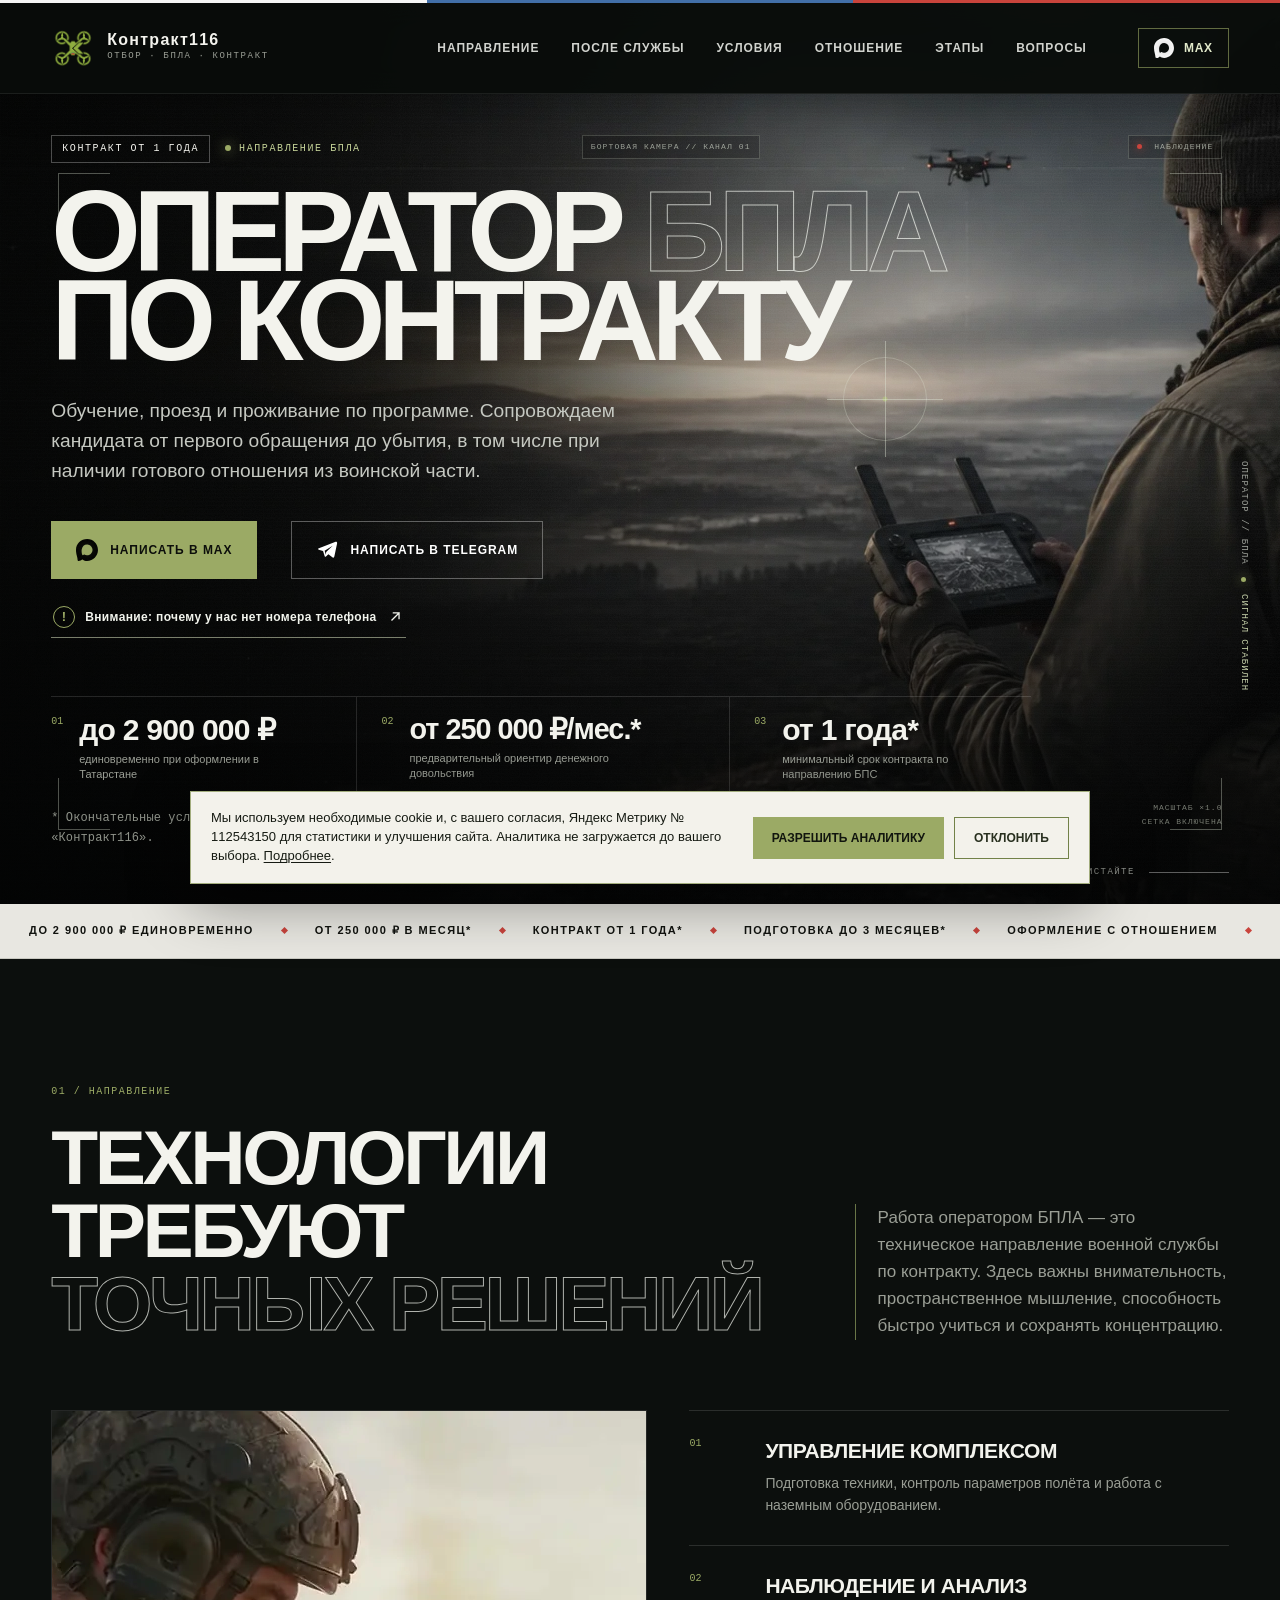
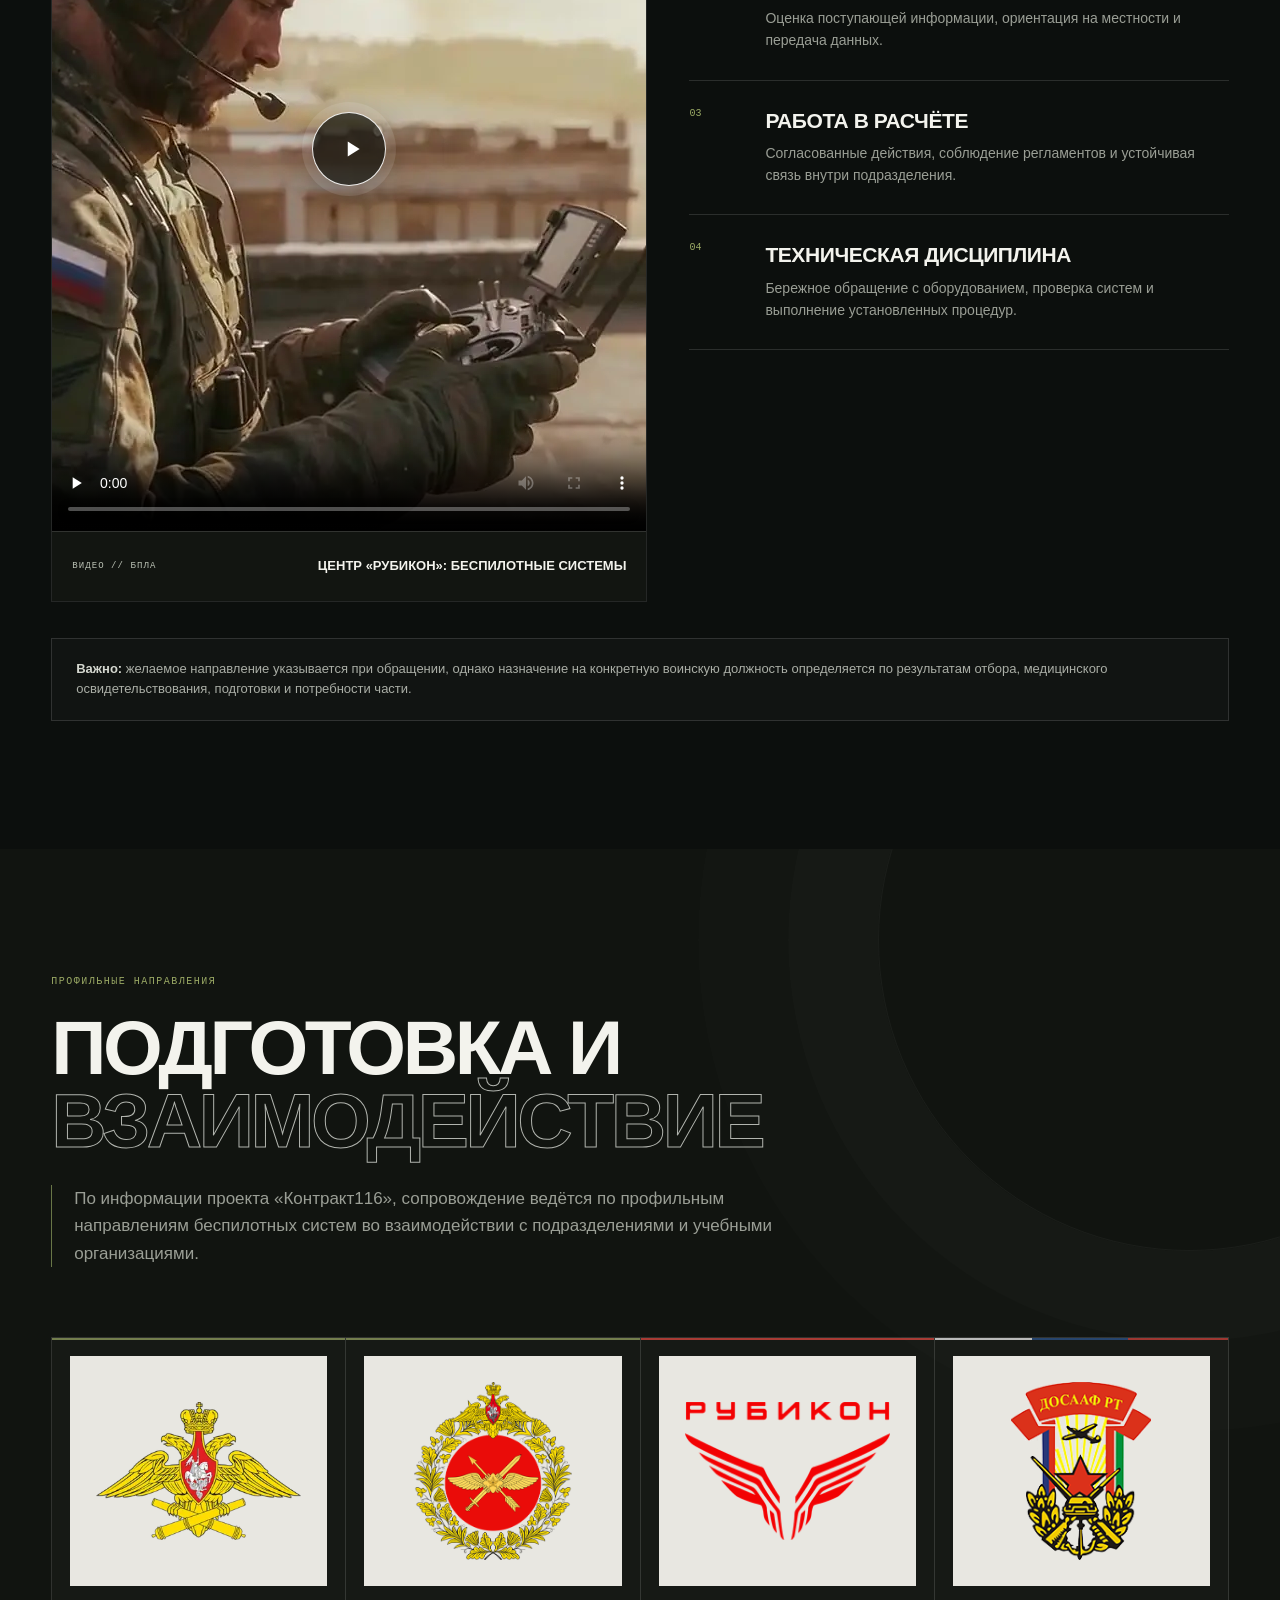
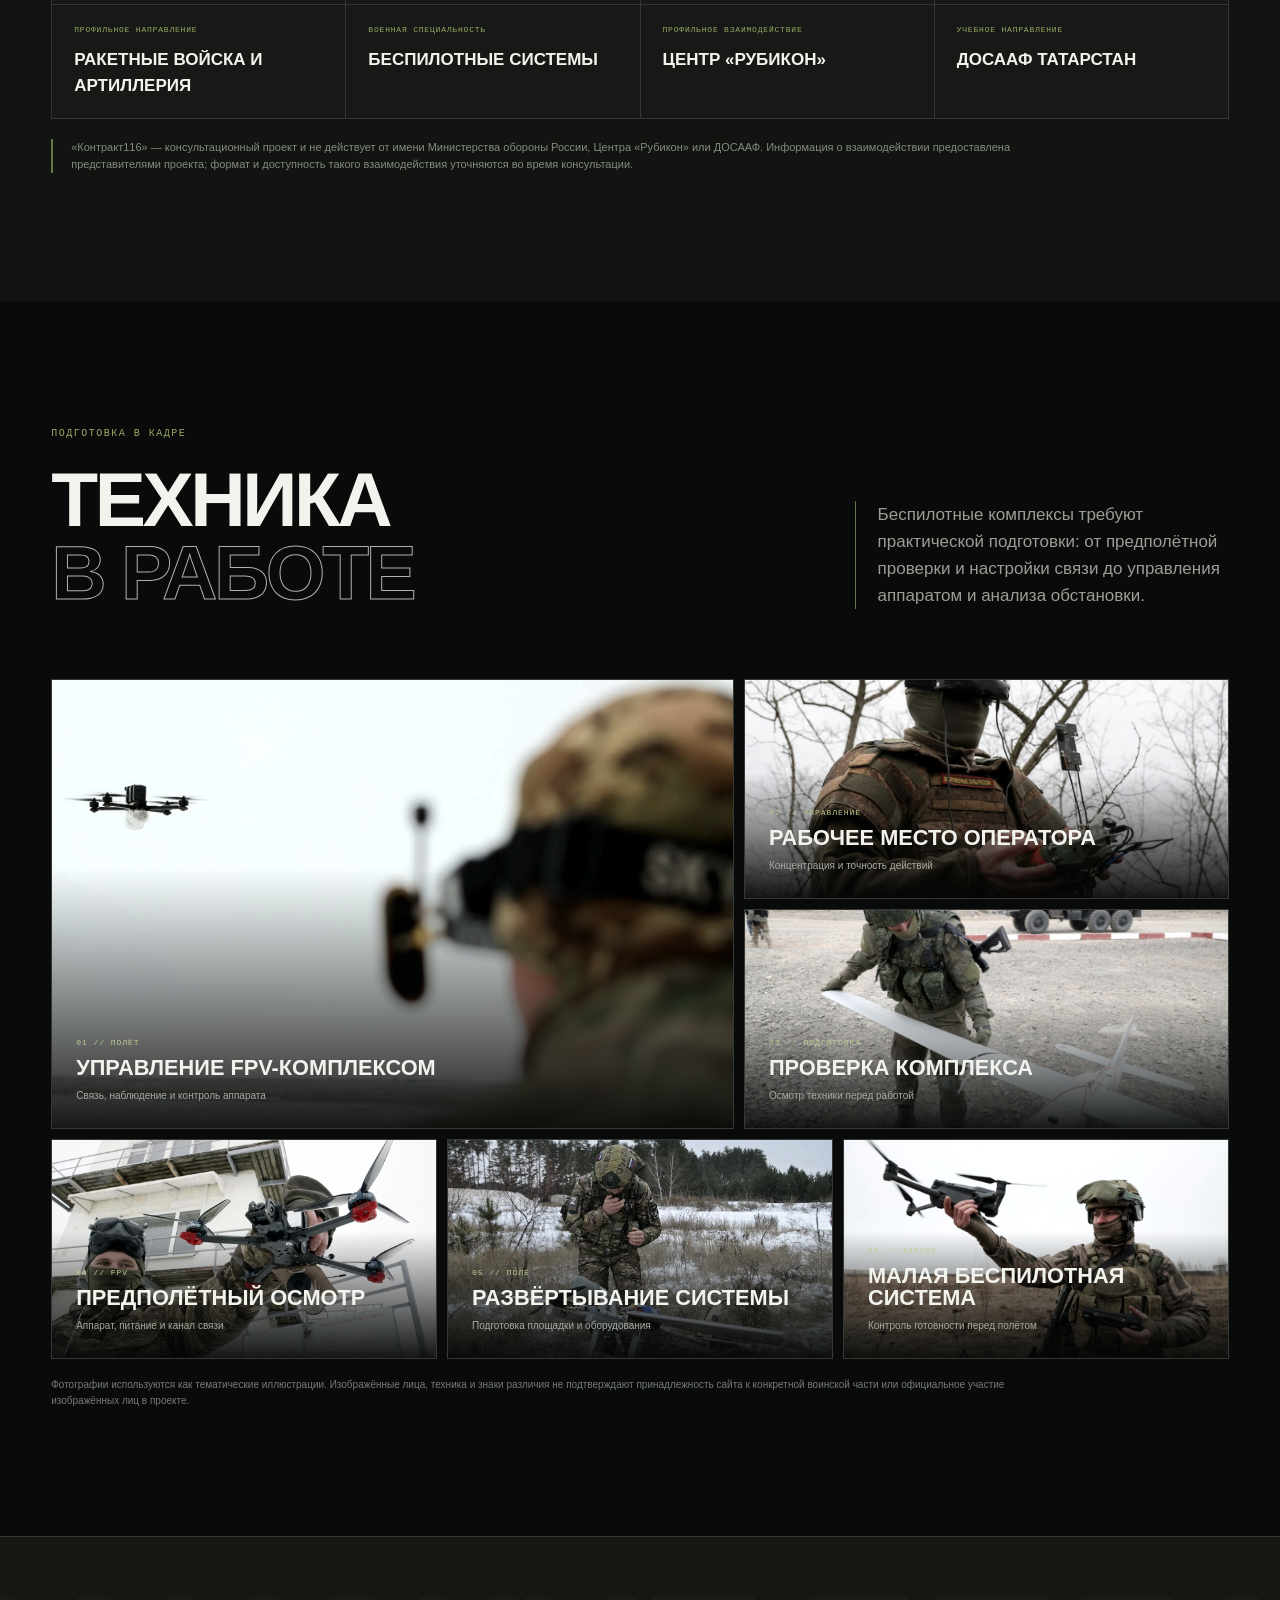
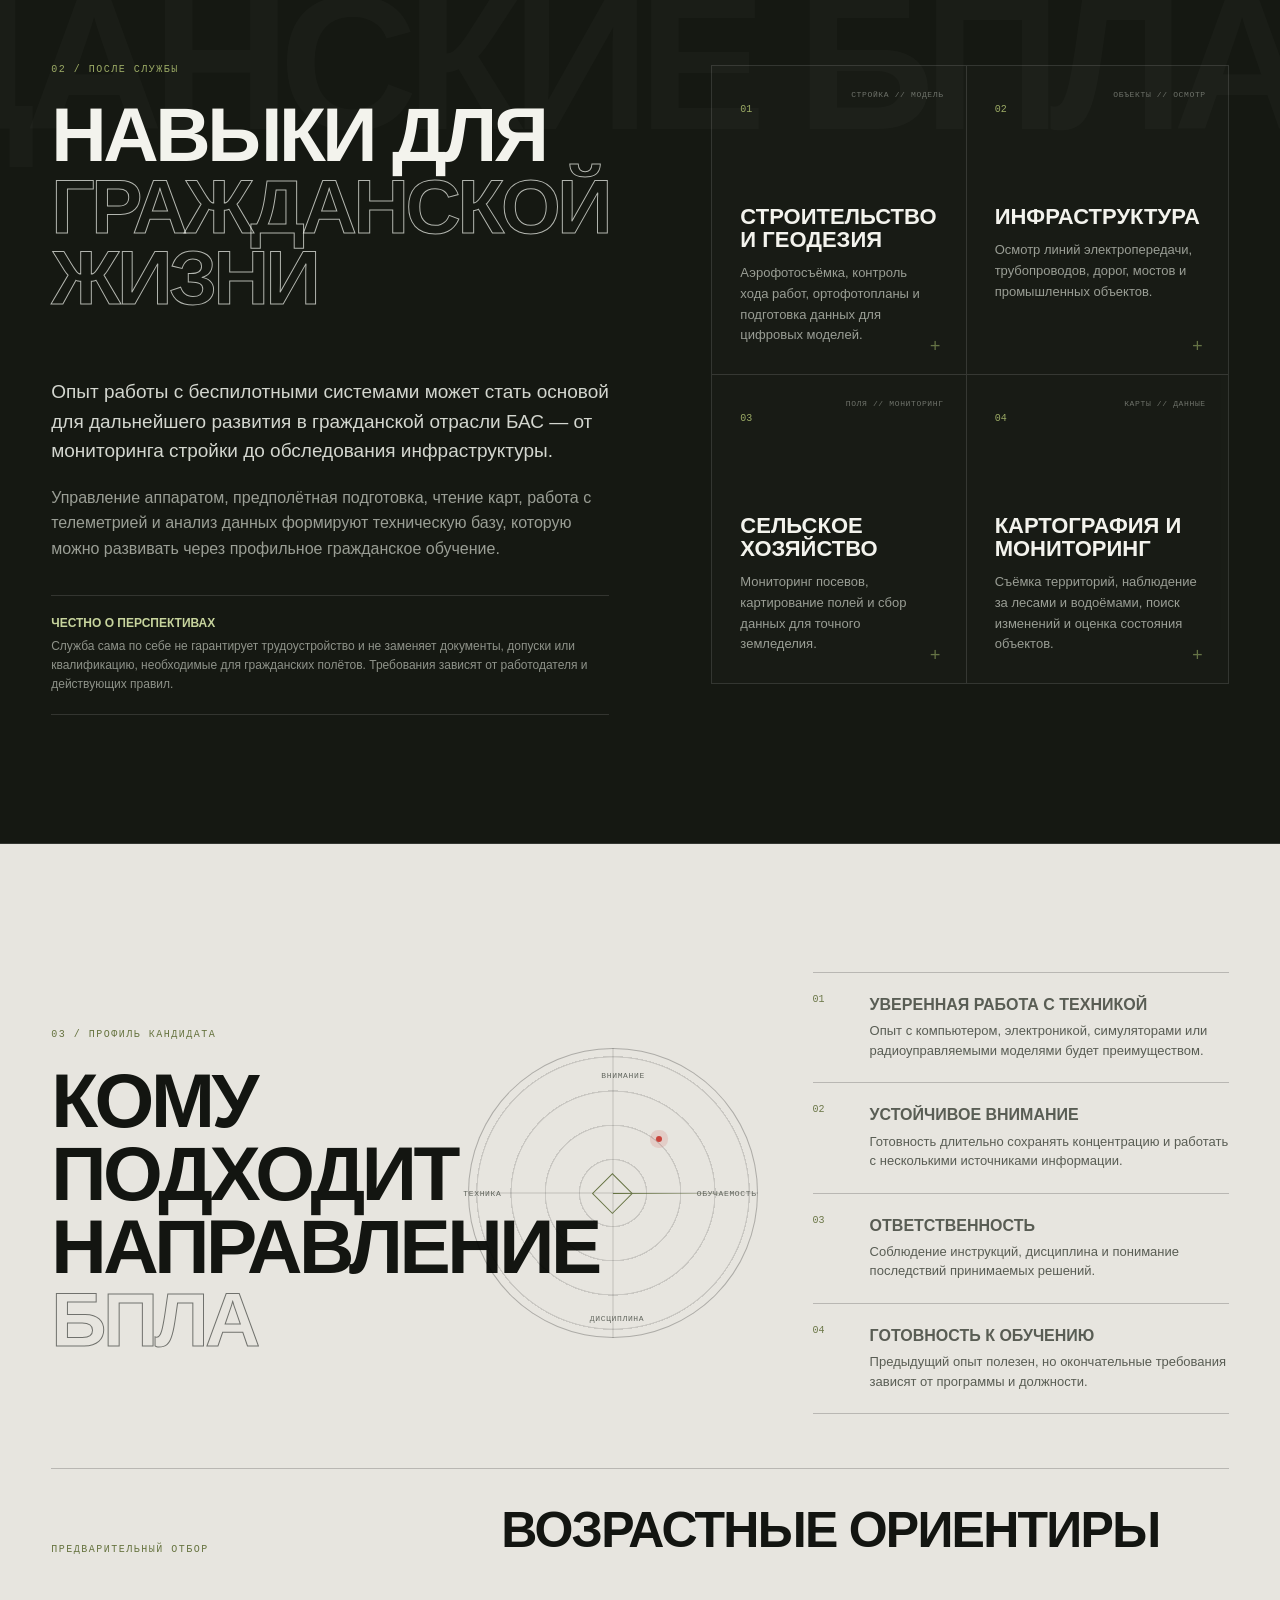
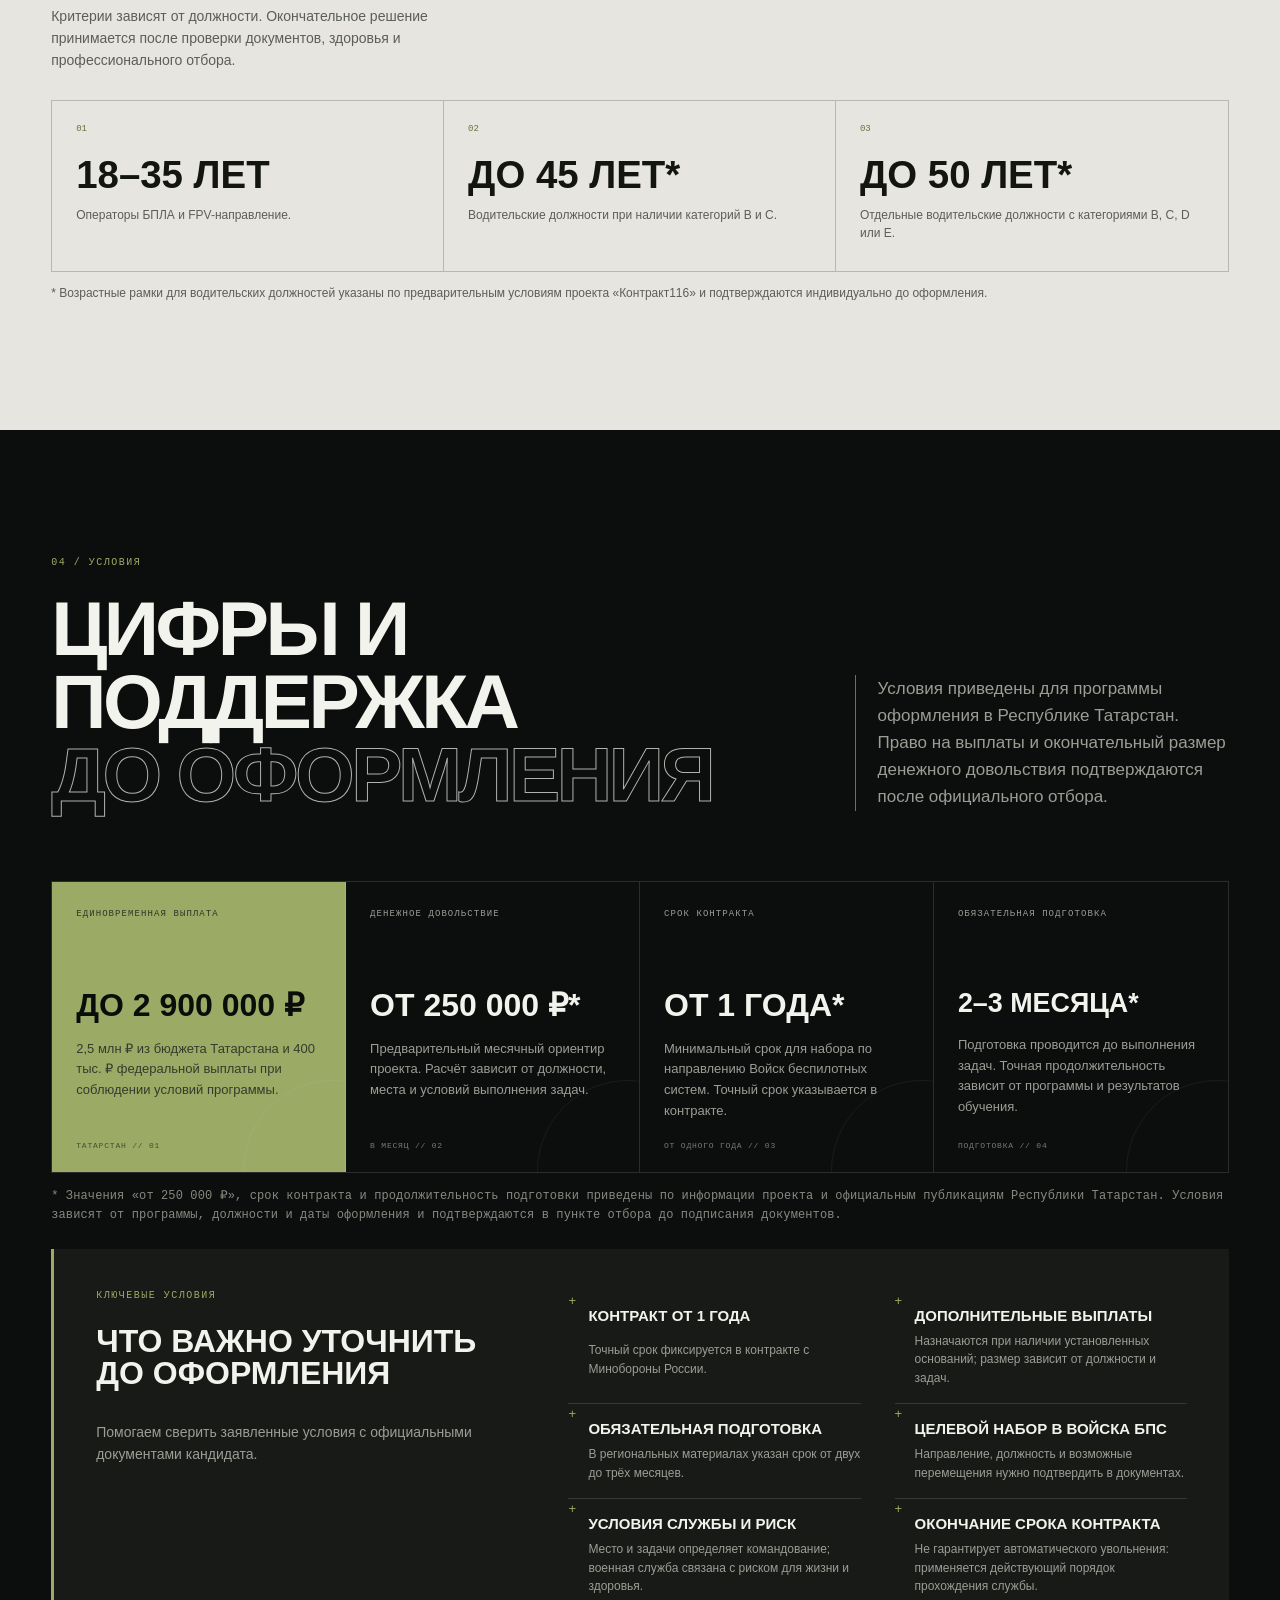
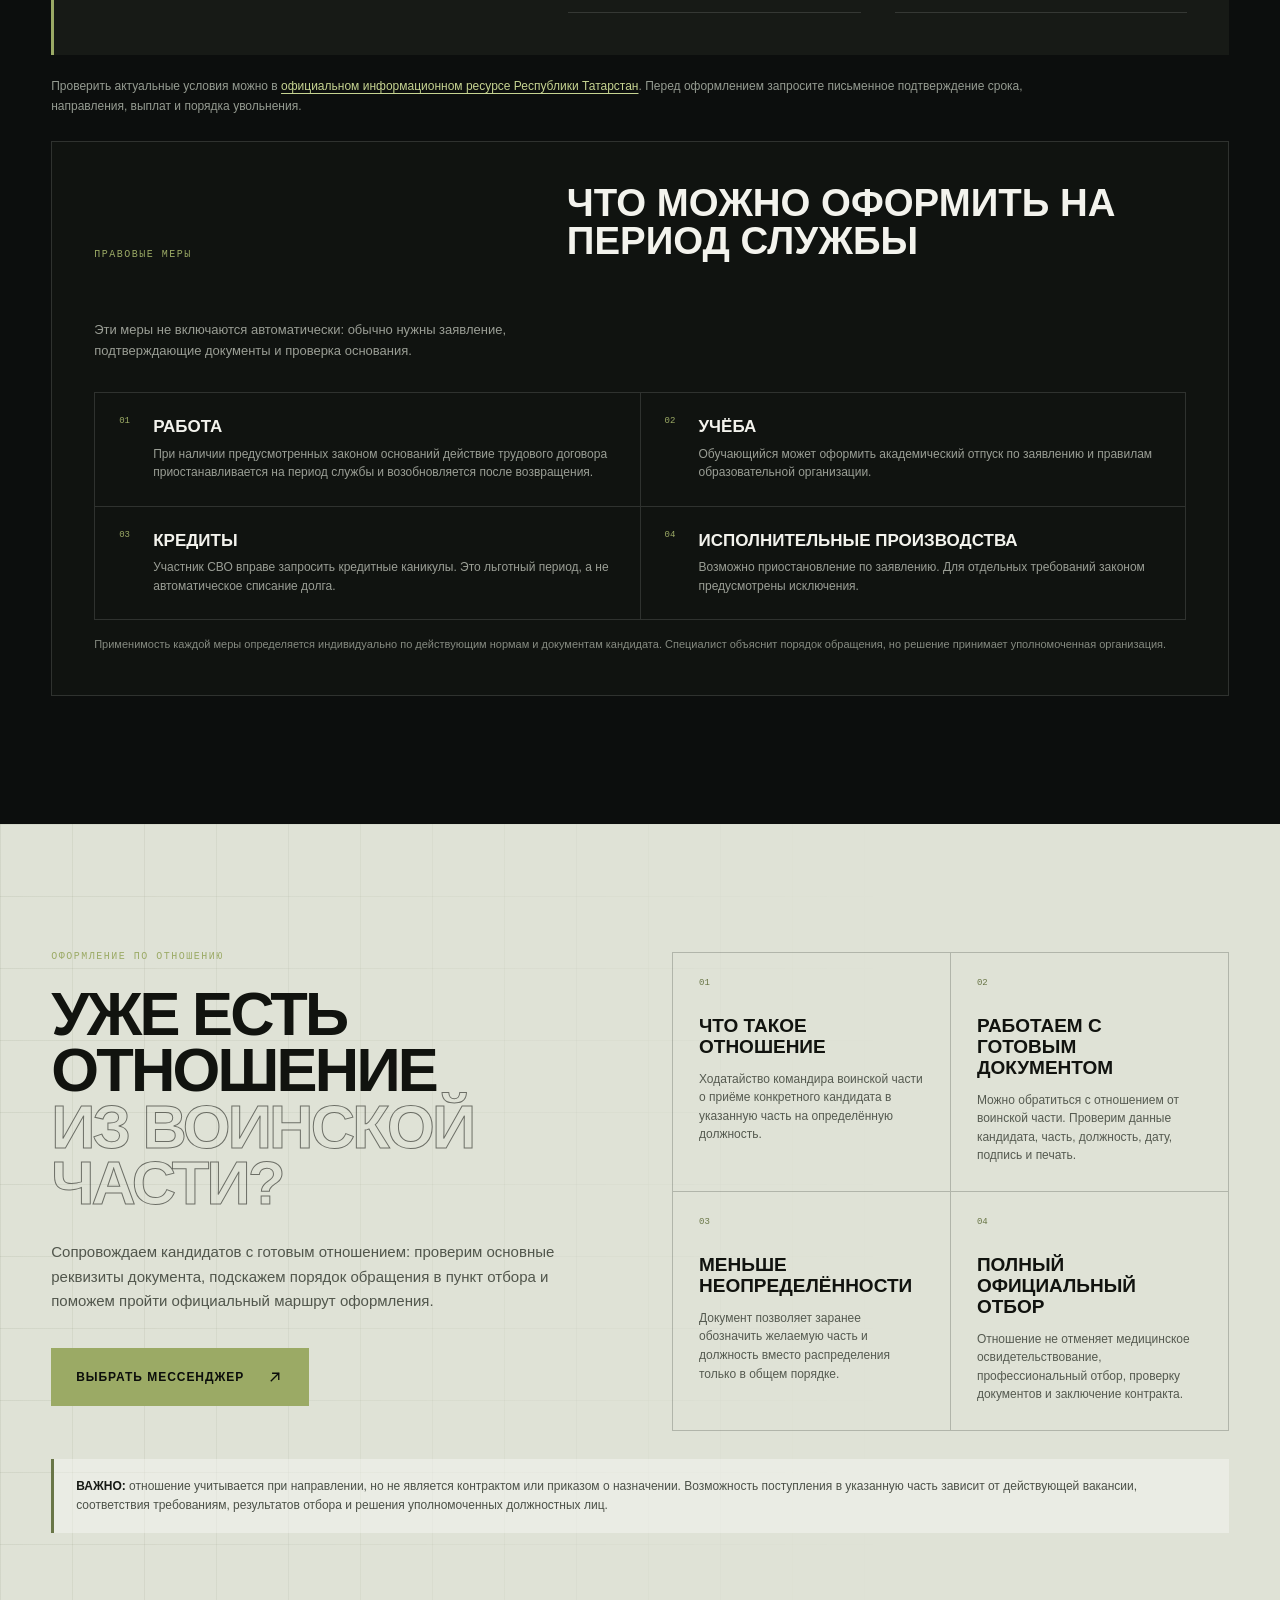
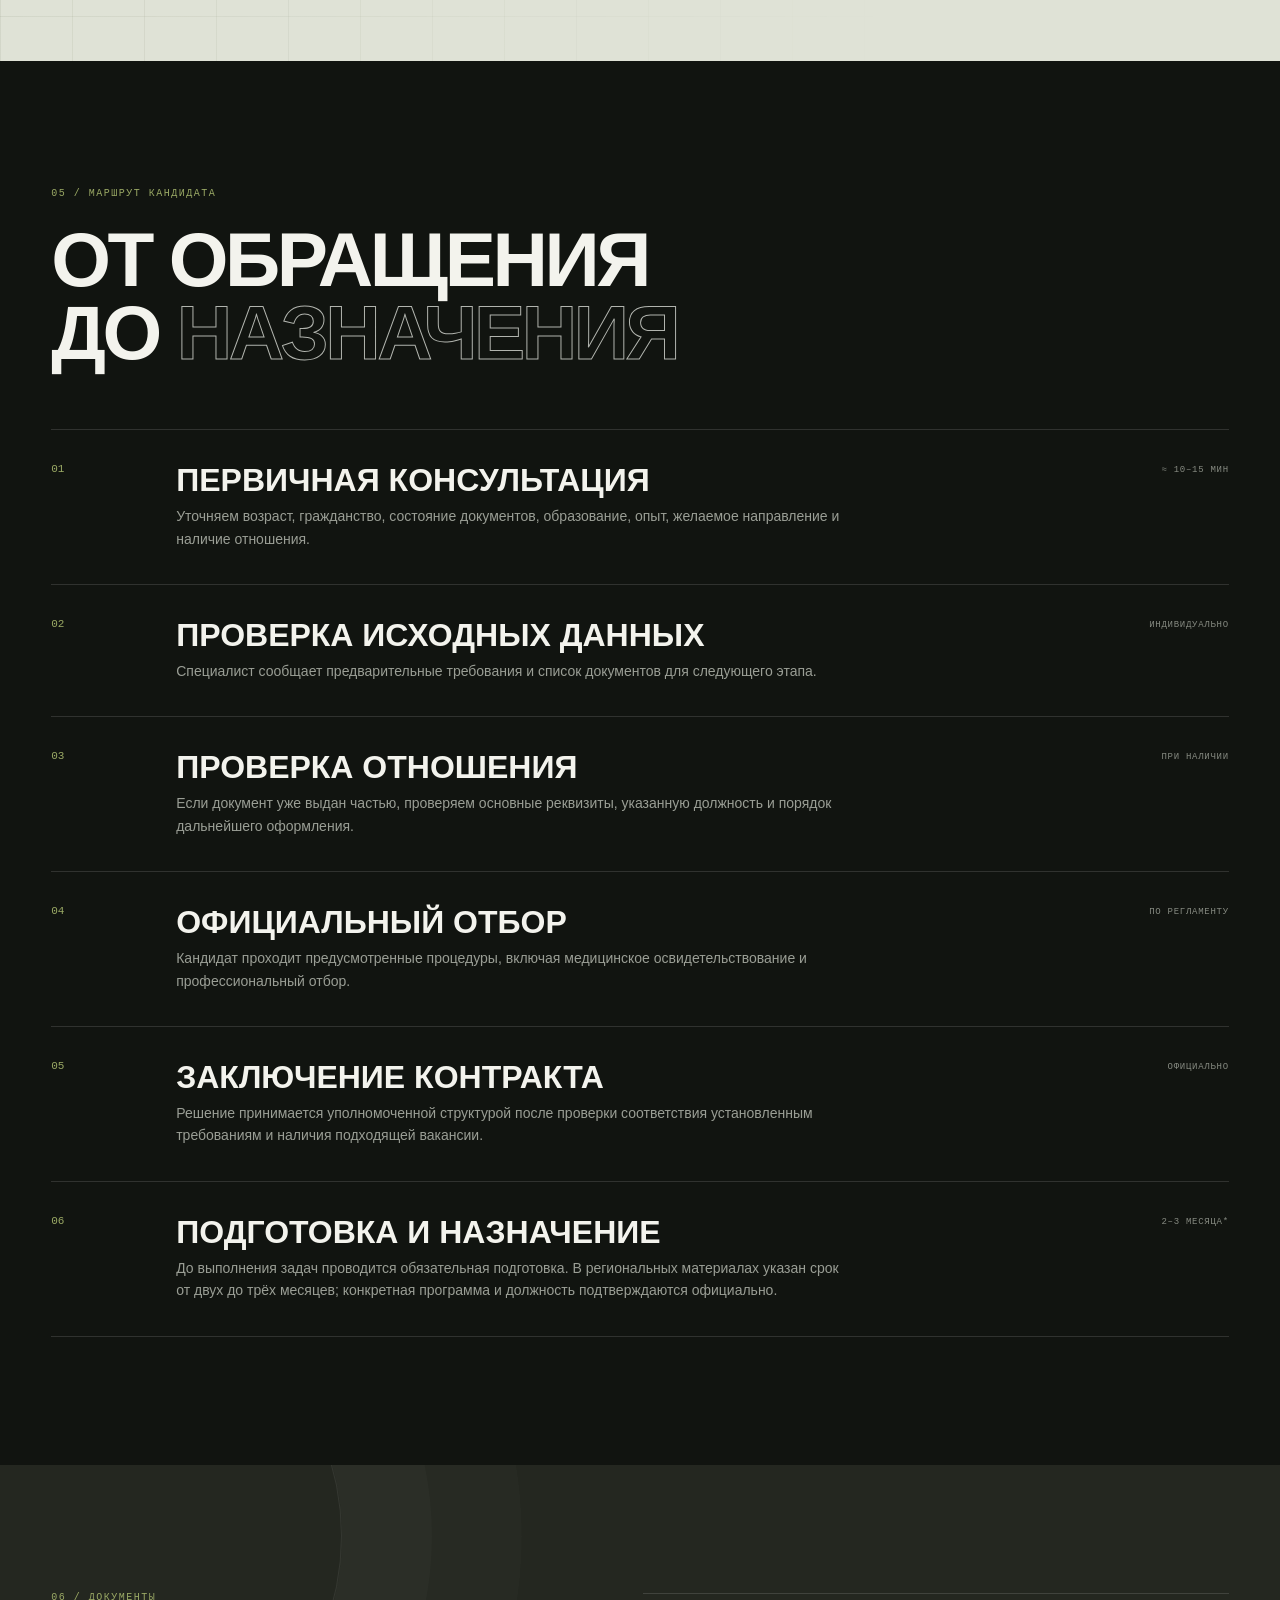
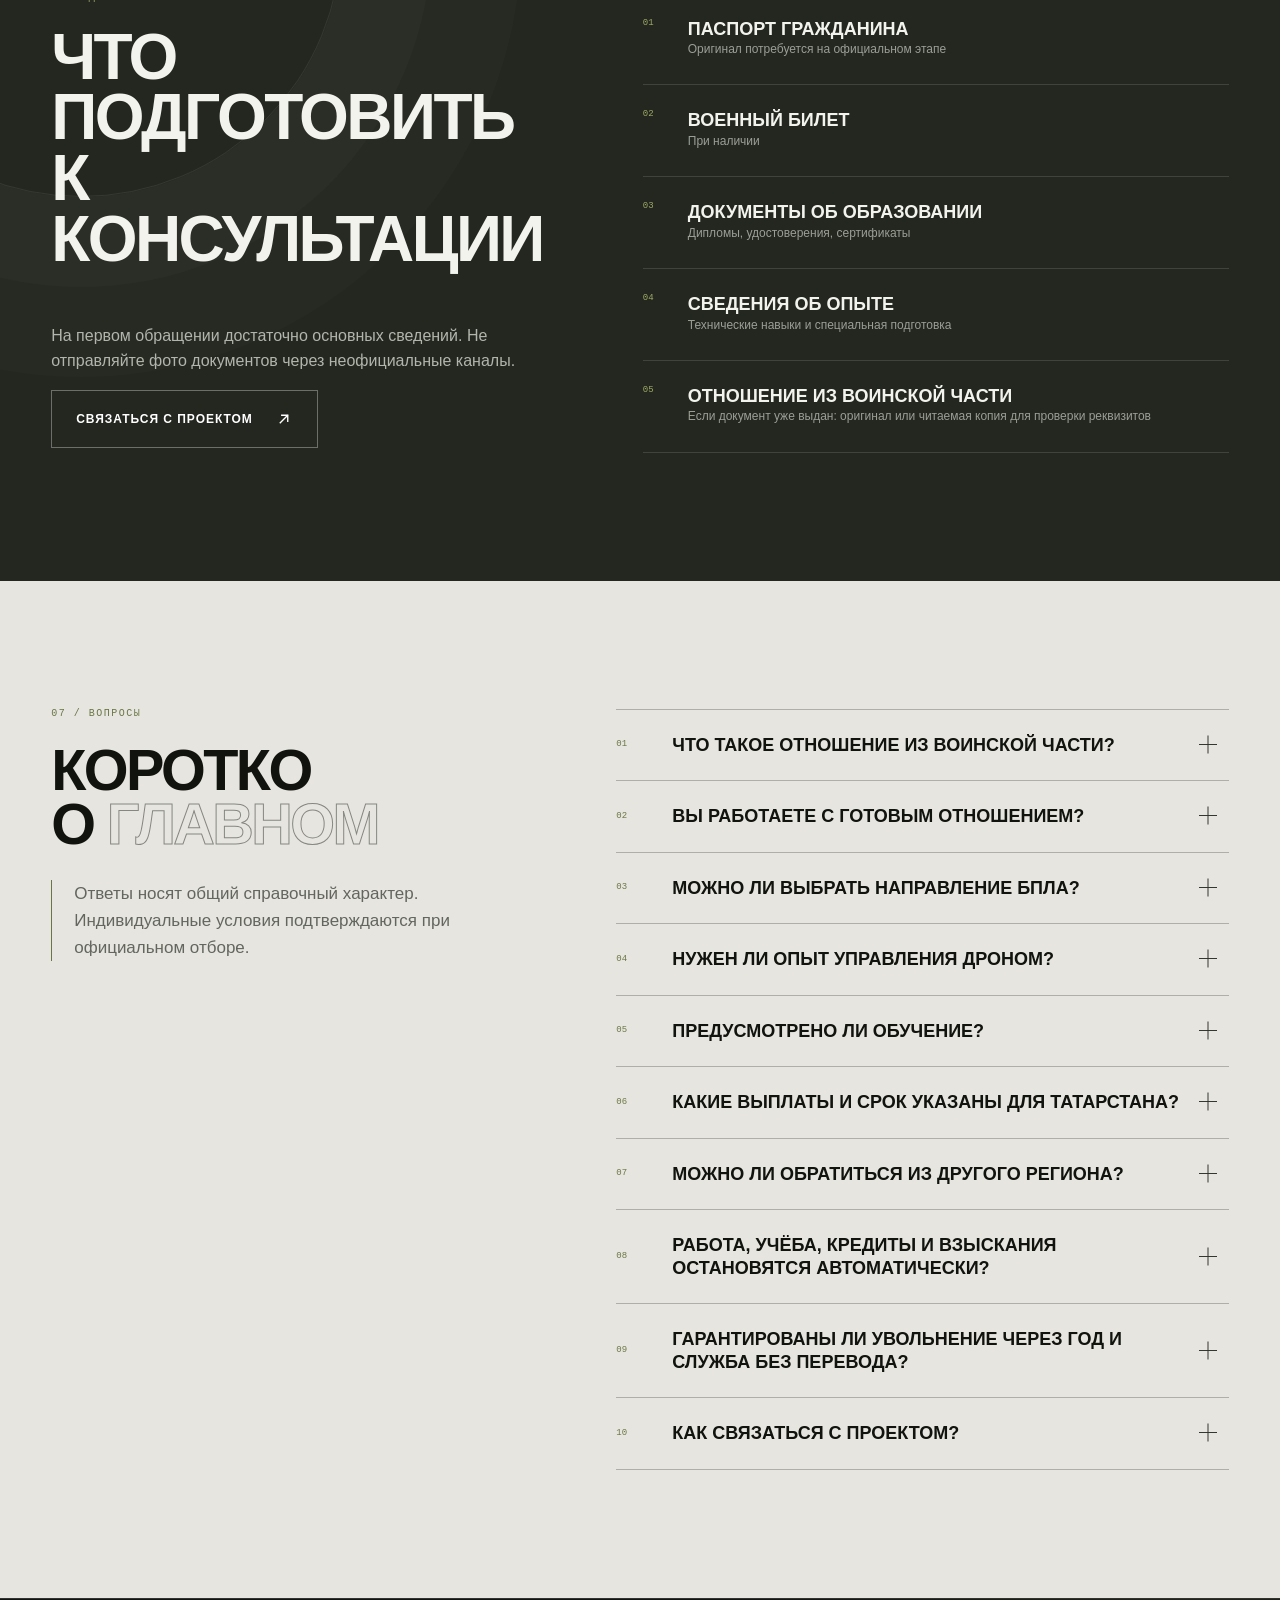
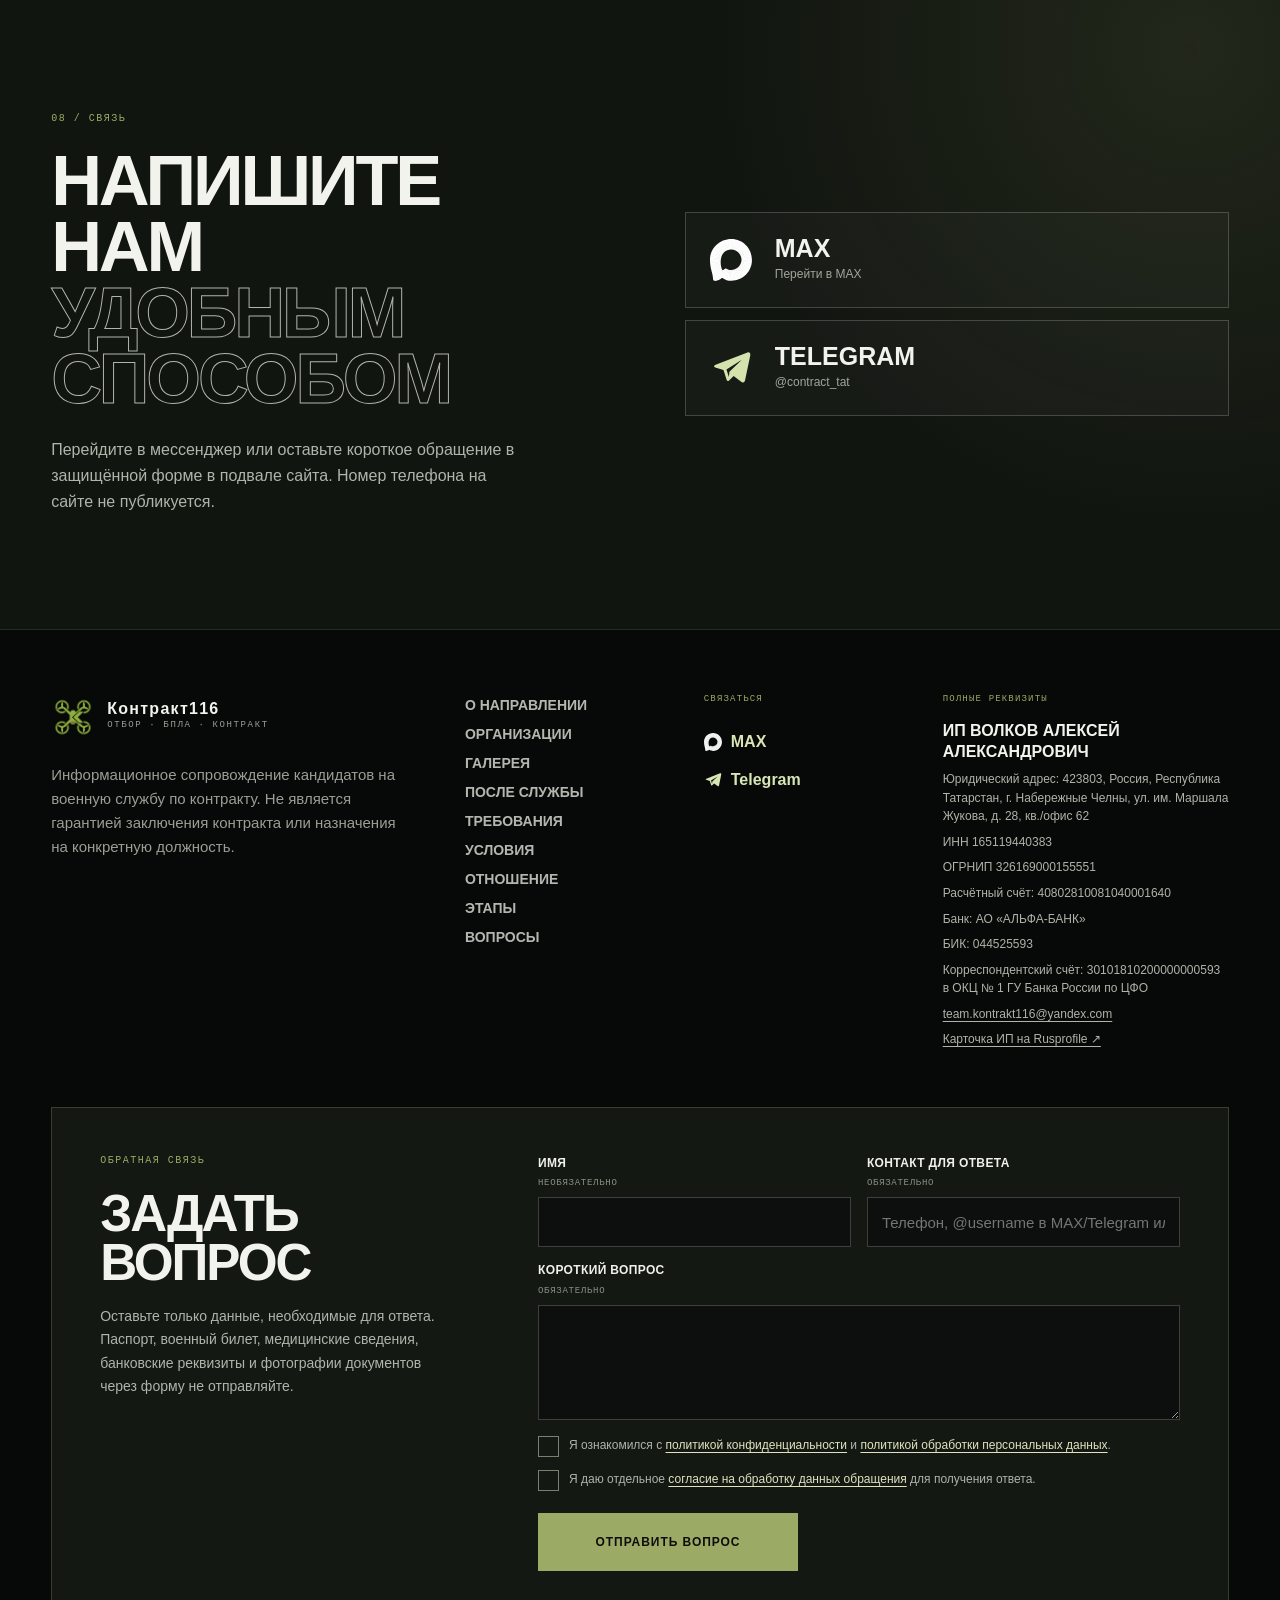
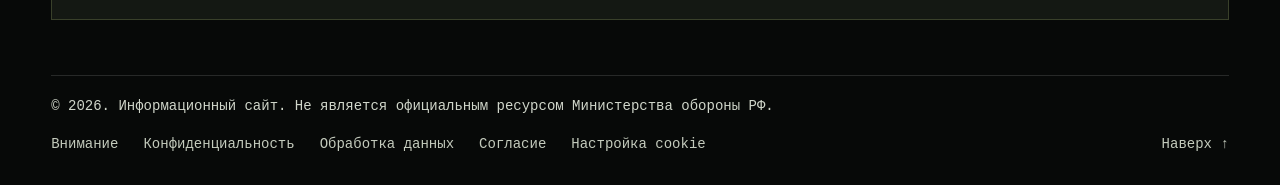
<file: index.html>
<!doctype html>
<html lang="ru">
<head>
  <meta charset="utf-8">
  <meta name="viewport" content="width=device-width, initial-scale=1">
  <title>Контракт116 — оператор БПЛА по контракту в Татарстане</title>
  <meta name="description" content="Контракт116: служба по контракту в Войсках беспилотных систем в Татарстане. Контракт от 1 года, подготовка до 3 месяцев и сопровождение кандидата.">
  <meta name="robots" content="index, follow, max-image-preview:large, max-snippet:-1, max-video-preview:-1">
  <link rel="canonical" href="https://svo.tatar/">
  <meta name="theme-color" content="#0b0d0c">
  <meta property="og:type" content="website">
  <meta property="og:locale" content="ru_RU">
  <meta property="og:url" content="https://svo.tatar/">
  <meta property="og:title" content="Контракт116 — оператор БПЛА по контракту">
  <meta property="og:description" content="Контракт от 1 года, подготовка до 3 месяцев и сопровождение кандидатов по направлению беспилотных систем.">
  <meta property="og:image" content="https://svo.tatar/assets/hero-operator.webp">
  <meta name="twitter:card" content="summary_large_image">
  <link rel="icon" href="favicon.ico" sizes="any">
  <link rel="icon" href="assets/favicon-32.png" type="image/png" sizes="32x32">
  <link rel="apple-touch-icon" href="assets/apple-touch-icon.png" sizes="180x180">
  <link rel="manifest" href="site.webmanifest">
  <link rel="preload" as="image" href="assets/hero-operator.webp" type="image/webp" fetchpriority="high">
  <link rel="stylesheet" href="styles.css?v=20260930-2">
  <script type="application/ld+json">
  {
    "@context": "https://schema.org",
    "@type": "Organization",
    "name": "Контракт116",
    "legalName": "Индивидуальный предприниматель Волков Алексей Александрович",
    "url": "https://svo.tatar/",
    "logo": "https://svo.tatar/assets/logo-uav-tatarstan-v1.png",
    "email": "team.kontrakt116@yandex.com",
    "taxID": "165119440383",
    "identifier": "ОГРНИП 326169000155551",
    "address": {
      "@type": "PostalAddress",
      "postalCode": "423803",
      "addressCountry": "RU",
      "addressRegion": "Республика Татарстан",
      "addressLocality": "Набережные Челны",
      "streetAddress": "ул. им. Маршала Жукова, д. 28, кв./офис 62"
    },
    "sameAs": ["https://www.rusprofile.ru/ip/326169000155551"],
    "description": "Консультационное сопровождение кандидатов на военную службу по контракту по направлению БПЛА, в том числе при наличии отношения из воинской части."
  }
  </script>
  <script type="application/ld+json">
  {
    "@context": "https://schema.org",
    "@type": "FAQPage",
    "mainEntity": [
      {
        "@type": "Question",
        "name": "Можно ли выбрать направление БПЛА при заключении контракта?",
        "acceptedAnswer": {"@type": "Answer", "text": "Кандидат может обозначить желаемое направление. Окончательное назначение зависит от результатов отбора, состояния здоровья, подготовки и актуальной потребности воинской части."}
      },
      {
        "@type": "Question",
        "name": "Нужен ли опыт управления беспилотником?",
        "acceptedAnswer": {"@type": "Answer", "text": "Предыдущий опыт может быть преимуществом, но не всегда является обязательным. Подготовка и допуск определяются программой обучения и требованиями конкретной должности."}
      },
      {
        "@type": "Question",
        "name": "Какие документы потребуются?",
        "acceptedAnswer": {"@type": "Answer", "text": "Базовый перечень обычно включает паспорт, военный билет при наличии и документы об образовании. Точный список сообщит специалист после первичной консультации."}
      },
      {
        "@type": "Question",
        "name": "Что такое отношение из воинской части?",
        "acceptedAnswer": {"@type": "Answer", "text": "Это ходатайство командира воинской части о приёме конкретного кандидата в указанную часть на определённую должность. Отношение не заменяет контракт и официальный отбор."}
      },
      {
        "@type": "Question",
        "name": "Гарантирует ли отношение назначение в конкретную часть?",
        "acceptedAnswer": {"@type": "Answer", "text": "Нет. Возможность направления зависит от действующей вакансии, соответствия кандидата требованиям, результатов отбора и решения уполномоченных должностных лиц."}
      }
    ]
  }
  </script>
</head>
<body>
  <a class="skip-link" href="#main">Перейти к содержанию</a>
  <svg class="icon-sprite" aria-hidden="true">
    <symbol id="icon-telegram" viewBox="0 0 24 24"><path d="M21.4 3.1 3.2 10.2c-1.2.5-1.2 1.2-.2 1.5l4.7 1.5 1.8 5.5c.3.9.8 1 1.4.4l2.6-2.5 4.7 3.5c.9.5 1.5.2 1.8-.9l3-14.4c.3-1.3-.5-1.9-1.6-1.7Zm-12 9.7 8.8-5.5-7.1 6.8-.3 3.1-1.4-4.4Z"/></symbol>
  </svg>
  <header class="site-header" id="top">
    <div class="tricolor" aria-hidden="true"><i></i><i></i><i></i></div>
    <div class="container header-inner">
      <a class="brand" href="#top" aria-label="На главную">
        <img class="brand-mark" src="assets/logo-uav-tatarstan-96.webp" width="44" height="44" alt="" aria-hidden="true">
        <span><strong>Контракт116</strong><small>ОТБОР · БПЛА · КОНТРАКТ</small></span>
      </a>
      <nav class="desktop-nav" aria-label="Основная навигация">
        <a href="#direction">Направление</a>
        <a href="#civil-career">После службы</a>
        <a href="#conditions">Условия</a>
        <a href="#relation">Отношение</a>
        <a href="#steps">Этапы</a>
        <a href="#faq">Вопросы</a>
      </nav>
      <a class="header-messenger messenger-link" href="https://max.ru/u/f9LHodD0cOJzSvKBxuQrFqN4LVrrlp5cW7s5kZQpciR3ggk28QcXMM4P8LQ" target="_blank" rel="noopener noreferrer" aria-label="Написать в MAX, откроется новая вкладка"><img class="messenger-icon max-icon" src="assets/max-white.svg" width="20" height="20" alt="">MAX</a>
      <button class="menu-button" type="button" aria-expanded="false" aria-controls="mobile-menu" aria-label="Открыть меню"><span></span><span></span></button>
    </div>
  </header>
  <nav class="mobile-menu" id="mobile-menu" aria-label="Мобильная навигация" hidden>
    <a href="#direction">Направление</a><a href="#affiliations">Организации</a><a href="#gallery">Галерея</a><a href="#civil-career">После службы</a><a href="#conditions">Условия</a><a href="#relation">Отношение</a><a href="#steps">Этапы</a><a href="#faq">Вопросы</a><a href="#contacts">Связаться</a><a href="attention.html">Внимание</a><a href="privacy.html">Конфиденциальность</a>
  </nav>

  <main id="main">
    <section class="hero" aria-labelledby="hero-title">
      <div class="hero-media" aria-hidden="true"></div>
      <div class="hero-grid" aria-hidden="true"></div>
      <div class="camera-hud" aria-hidden="true">
        <span class="camera-mode">БОРТОВАЯ КАМЕРА // КАНАЛ 01</span>
        <span class="camera-state"><i></i> НАБЛЮДЕНИЕ</span>
        <b class="camera-reticle"></b>
        <i class="camera-corner camera-corner-tl"></i>
        <i class="camera-corner camera-corner-tr"></i>
        <i class="camera-corner camera-corner-bl"></i>
        <i class="camera-corner camera-corner-br"></i>
        <small>МАСШТАБ ×1.0<br>СЕТКА ВКЛЮЧЕНА</small>
      </div>
      <div class="container hero-content">
        <div class="eyebrow"><span>КОНТРАКТ ОТ 1 ГОДА</span><b>НАПРАВЛЕНИЕ БПЛА</b></div>
        <h1 id="hero-title">Оператор <em>БПЛА</em><br>по контракту</h1>
        <p class="hero-lead">Обучение, проезд и проживание по программе. Сопровождаем кандидата от первого обращения до убытия, в том числе при наличии готового отношения из воинской части.</p>
        <div class="hero-actions">
          <a class="button button-primary messenger-link" href="https://max.ru/u/f9LHodD0cOJzSvKBxuQrFqN4LVrrlp5cW7s5kZQpciR3ggk28QcXMM4P8LQ" target="_blank" rel="noopener noreferrer"><img class="messenger-icon max-icon" src="assets/max-dark.svg" width="22" height="22" alt="">Написать в MAX</a>
          <a class="button button-outline messenger-link" href="https://t.me/contract_tat" target="_blank" rel="noopener noreferrer"><svg class="messenger-icon" aria-hidden="true"><use href="#icon-telegram"></use></svg>Написать в Telegram</a>
        </div>
        <a class="hero-attention" href="attention.html"><span aria-hidden="true">!</span> Внимание: почему у нас нет номера телефона <svg class="link-arrow" viewBox="0 0 24 24" aria-hidden="true"><path d="M7 17 17 7M9 7h8v8"/></svg></a>
        <ul class="hero-facts hero-offer-facts" aria-label="Основные условия">
          <li><span>01</span><strong>до 2 900 000&nbsp;₽</strong><small>единовременно при оформлении в Татарстане</small></li>
          <li><span>02</span><strong>от 250 000&nbsp;₽/мес.*</strong><small>предварительный ориентир денежного довольствия</small></li>
          <li><span>03</span><strong>от 1 года*</strong><small>минимальный срок контракта по направлению БПС</small></li>
        </ul>
        <p class="hero-offer-note">* Окончательные условия зависят от должности и результатов отбора. Значение 250 000 ₽ указано по предварительной информации проекта «Контракт116».</p>
      </div>
      <div class="hero-status" aria-hidden="true"><span>ОПЕРАТОР // БПЛА</span><i></i><b>СИГНАЛ СТАБИЛЕН</b></div>
      <div class="hero-scroll" aria-hidden="true">ЛИСТАЙТЕ <span></span></div>
    </section>

    <section class="ticker" aria-label="Тематика сайта">
      <div><span>ДО 2 900 000 ₽ ЕДИНОВРЕМЕННО</span><i></i><span>ОТ 250 000 ₽ В МЕСЯЦ*</span><i></i><span>КОНТРАКТ ОТ 1 ГОДА*</span><i></i><span>ПОДГОТОВКА ДО 3 МЕСЯЦЕВ*</span><i></i><span>ОФОРМЛЕНИЕ С ОТНОШЕНИЕМ</span><i></i></div>
    </section>

    <section class="section intro" id="direction">
      <div class="container">
        <div class="section-heading split-heading">
          <div><span class="section-index">01 / НАПРАВЛЕНИЕ</span><h2>Технологии требуют<br><em>точных решений</em></h2></div>
          <p>Работа оператором БПЛА — это техническое направление военной службы по контракту. Здесь важны внимательность, пространственное мышление, способность быстро учиться и сохранять концентрацию.</p>
        </div>
        <div class="role-layout">
          <div class="training-video">
            <div class="training-video-frame">
              <video class="training-video-player" controls playsinline preload="none" poster="assets/rubicon-center-clean-poster.webp" width="1280" height="720" aria-label="Ролик центра «Рубикон» о направлении беспилотных систем">
                <source src="assets/rubicon-center-clean.mp4" type="video/mp4">
                Ваш браузер не поддерживает видео. <a href="assets/rubicon-center-clean.mp4">Скачать ролик</a>.
              </video>
              <button class="training-video-play" type="button" aria-label="Воспроизвести видео центра «Рубикон»"><svg viewBox="0 0 24 24" aria-hidden="true"><path d="m9 5 11 7-11 7V5Z" fill="currentColor"/></svg></button>
            </div>
            <div class="training-video-caption"><span>ВИДЕО // БПЛА</span><b>Центр «Рубикон»: беспилотные системы</b></div>
          </div>
          <div class="role-cards">
            <article><span>01</span><div><h3>Управление комплексом</h3><p>Подготовка техники, контроль параметров полёта и работа с наземным оборудованием.</p></div></article>
            <article><span>02</span><div><h3>Наблюдение и анализ</h3><p>Оценка поступающей информации, ориентация на местности и передача данных.</p></div></article>
            <article><span>03</span><div><h3>Работа в расчёте</h3><p>Согласованные действия, соблюдение регламентов и устойчивая связь внутри подразделения.</p></div></article>
            <article><span>04</span><div><h3>Техническая дисциплина</h3><p>Бережное обращение с оборудованием, проверка систем и выполнение установленных процедур.</p></div></article>
          </div>
        </div>
        <p class="legal-note"><strong>Важно:</strong> желаемое направление указывается при обращении, однако назначение на конкретную воинскую должность определяется по результатам отбора, медицинского освидетельствования, подготовки и потребности части.</p>
      </div>
    </section>

    <section class="section affiliation-section" id="affiliations">
      <div class="container">
        <div class="section-heading split-heading">
          <div><span class="section-index">ПРОФИЛЬНЫЕ НАПРАВЛЕНИЯ</span><h2>Подготовка и<br><em>взаимодействие</em></h2></div>
          <p>По информации проекта «Контракт116», сопровождение ведётся по профильным направлениям беспилотных систем во взаимодействии с подразделениями и учебными организациями.</p>
        </div>
        <div class="affiliation-grid" aria-label="Профильные направления и организации взаимодействия">
          <figure class="affiliation-card"><div class="affiliation-logo"><img src="assets/affiliations/emblem-artillery-300.webp" width="300" height="202" loading="lazy" decoding="async" alt="Эмблема Ракетных войск и артиллерии"></div><figcaption><span>ПРОФИЛЬНОЕ НАПРАВЛЕНИЕ</span><strong>Ракетные войска и артиллерия</strong></figcaption></figure>
          <figure class="affiliation-card"><div class="affiliation-logo"><img src="assets/affiliations/emblem-bpla.png" width="373" height="420" loading="lazy" decoding="async" alt="Эмблема специалистов беспилотных систем"></div><figcaption><span>ВОЕННАЯ СПЕЦИАЛЬНОСТЬ</span><strong>Беспилотные системы</strong></figcaption></figure>
          <figure class="affiliation-card is-rubicon"><div class="affiliation-logo"><img src="assets/affiliations/logo-rubicon.png" width="420" height="282" loading="lazy" decoding="async" alt="Эмблема Центра передовых беспилотных технологий Рубикон"></div><figcaption><span>ПРОФИЛЬНОЕ ВЗАИМОДЕЙСТВИЕ</span><strong>Центр «Рубикон»</strong></figcaption></figure>
          <figure class="affiliation-card is-dosaaf"><div class="affiliation-logo"><img src="assets/affiliations/logo-dosaaf-rt.png" width="150" height="190" loading="lazy" decoding="async" alt="Эмблема ДОСААФ Республики Татарстан"></div><figcaption><span>УЧЕБНОЕ НАПРАВЛЕНИЕ</span><strong>ДОСААФ Татарстан</strong></figcaption></figure>
        </div>
        <p class="affiliation-note">«Контракт116» — консультационный проект и не действует от имени Министерства обороны России, Центра «Рубикон» или ДОСААФ. Информация о взаимодействии предоставлена представителями проекта; формат и доступность такого взаимодействия уточняются во время консультации.</p>
      </div>
    </section>

    <section class="section field-gallery" id="gallery">
      <div class="container">
        <div class="section-heading split-heading">
          <div><span class="section-index">ПОДГОТОВКА В КАДРЕ</span><h2>Техника<br><em>в работе</em></h2></div>
          <p>Беспилотные комплексы требуют практической подготовки: от предполётной проверки и настройки связи до управления аппаратом и анализа обстановки.</p>
        </div>
        <p class="gallery-swipe-hint" aria-hidden="true">6 фотографий · листайте вправо <span>→</span></p>
        <div class="field-gallery-grid" role="region" tabindex="0" aria-label="Фотогалерея, 6 изображений. Для просмотра листайте вправо">
          <figure class="gallery-card gallery-card-large"><img src="assets/gallery/gallery-01-fpv-flight.webp" width="1920" height="1080" loading="lazy" decoding="async" alt="FPV-дрон в полёте и оператор в защитной экипировке"><figcaption><span>01 // ПОЛЁТ</span><strong>Управление FPV-комплексом</strong><small>Связь, наблюдение и контроль аппарата</small></figcaption></figure>
          <figure class="gallery-card"><img src="assets/gallery/gallery-02-operator.jpg" width="1200" height="763" loading="lazy" decoding="async" alt="Оператор беспилотного аппарата работает с пультом управления"><figcaption><span>02 // УПРАВЛЕНИЕ</span><strong>Рабочее место оператора</strong><small>Концентрация и точность действий</small></figcaption></figure>
          <figure class="gallery-card"><img src="assets/gallery/gallery-03-fixed-wing.jpg" width="1000" height="705" loading="lazy" decoding="async" alt="Подготовка беспилотного самолётного комплекса к применению"><figcaption><span>03 // ПОДГОТОВКА</span><strong>Проверка комплекса</strong><small>Осмотр техники перед работой</small></figcaption></figure>
          <figure class="gallery-card"><img src="assets/gallery/gallery-04-fpv-inspection.webp" width="1200" height="788" loading="lazy" decoding="async" alt="Специалисты осматривают FPV-дрон перед запуском"><figcaption><span>04 // FPV</span><strong>Предполётный осмотр</strong><small>Аппарат, питание и канал связи</small></figcaption></figure>
          <figure class="gallery-card"><img src="assets/gallery/gallery-05-field-preparation.webp" width="1181" height="800" loading="lazy" decoding="async" alt="Специалист готовит беспилотный аппарат самолётного типа в полевых условиях"><figcaption><span>05 // ПОЛЕ</span><strong>Развёртывание системы</strong><small>Подготовка площадки и оборудования</small></figcaption></figure>
          <figure class="gallery-card"><img src="assets/gallery/gallery-06-drone-launch.jpg" width="1000" height="705" loading="lazy" decoding="async" alt="Оператор держит квадрокоптер перед запуском"><figcaption><span>06 // ЗАПУСК</span><strong>Малая беспилотная система</strong><small>Контроль готовности перед полётом</small></figcaption></figure>
        </div>
        <p class="gallery-note">Фотографии используются как тематические иллюстрации. Изображённые лица, техника и знаки различия не подтверждают принадлежность сайта к конкретной воинской части или официальное участие изображённых лиц в проекте.</p>
      </div>
    </section>

    <section class="section civil-section" id="civil-career">
      <div class="container civil-layout">
        <div class="civil-copy">
          <span class="section-index">02 / ПОСЛЕ СЛУЖБЫ</span>
          <h2>Навыки для<br><em>гражданской жизни</em></h2>
          <p class="civil-lead">Опыт работы с беспилотными системами может стать основой для дальнейшего развития в гражданской отрасли БАС — от мониторинга стройки до обследования инфраструктуры.</p>
          <p>Управление аппаратом, предполётная подготовка, чтение карт, работа с телеметрией и анализ данных формируют техническую базу, которую можно развивать через профильное гражданское обучение.</p>
          <div class="civil-caveat"><strong>Честно о перспективах</strong><span>Служба сама по себе не гарантирует трудоустройство и не заменяет документы, допуски или квалификацию, необходимые для гражданских полётов. Требования зависят от работодателя и действующих правил.</span></div>
        </div>
        <div class="civil-areas" aria-label="Гражданские сферы применения БПЛА">
          <article><span>01</span><i>СТРОЙКА // МОДЕЛЬ</i><h3>Строительство и геодезия</h3><p>Аэрофотосъёмка, контроль хода работ, ортофотопланы и подготовка данных для цифровых моделей.</p></article>
          <article><span>02</span><i>ОБЪЕКТЫ // ОСМОТР</i><h3>Инфраструктура</h3><p>Осмотр линий электропередачи, трубопроводов, дорог, мостов и промышленных объектов.</p></article>
          <article><span>03</span><i>ПОЛЯ // МОНИТОРИНГ</i><h3>Сельское хозяйство</h3><p>Мониторинг посевов, картирование полей и сбор данных для точного земледелия.</p></article>
          <article><span>04</span><i>КАРТЫ // ДАННЫЕ</i><h3>Картография и мониторинг</h3><p>Съёмка территорий, наблюдение за лесами и водоёмами, поиск изменений и оценка состояния объектов.</p></article>
        </div>
      </div>
    </section>

    <section class="section profile-section" id="requirements">
      <div class="container profile-grid">
        <div class="section-heading"><span class="section-index">03 / ПРОФИЛЬ КАНДИДАТА</span><h2>Кому подходит<br>направление <em>БПЛА</em></h2></div>
        <div class="radar" aria-hidden="true"><span>ВНИМАНИЕ</span><span>ОБУЧАЕМОСТЬ</span><span>ДИСЦИПЛИНА</span><span>ТЕХНИКА</span><i></i><b></b></div>
        <ul class="check-list">
          <li><b>01</b><span><strong>Уверенная работа с техникой</strong>Опыт с компьютером, электроникой, симуляторами или радиоуправляемыми моделями будет преимуществом.</span></li>
          <li><b>02</b><span><strong>Устойчивое внимание</strong>Готовность длительно сохранять концентрацию и работать с несколькими источниками информации.</span></li>
          <li><b>03</b><span><strong>Ответственность</strong>Соблюдение инструкций, дисциплина и понимание последствий принимаемых решений.</span></li>
          <li><b>04</b><span><strong>Готовность к обучению</strong>Предыдущий опыт полезен, но окончательные требования зависят от программы и должности.</span></li>
        </ul>
      </div>
    <div class="container age-panel" aria-labelledby="age-title">
      <div class="age-panel-copy"><span class="section-index">ПРЕДВАРИТЕЛЬНЫЙ ОТБОР</span><h3 id="age-title">Возрастные ориентиры</h3><p>Критерии зависят от должности. Окончательное решение принимается после проверки документов, здоровья и профессионального отбора.</p></div>
      <div class="age-grid">
        <article><span>01</span><strong>18–35 лет</strong><p>Операторы БПЛА и FPV-направление.</p></article>
        <article><span>02</span><strong>до 45 лет*</strong><p>Водительские должности при наличии категорий B и C.</p></article>
        <article><span>03</span><strong>до 50 лет*</strong><p>Отдельные водительские должности с категориями B, C, D или E.</p></article>
      </div>
      <p class="age-note">* Возрастные рамки для водительских должностей указаны по предварительным условиям проекта «Контракт116» и подтверждаются индивидуально до оформления.</p>
    </div>
    </section>

    <section class="section conditions" id="conditions">
      <div class="container">
        <div class="section-heading split-heading">
          <div><span class="section-index">04 / УСЛОВИЯ</span><h2>Цифры и поддержка<br><em>до оформления</em></h2></div>
          <p>Условия приведены для программы оформления в Республике Татарстан. Право на выплаты и окончательный размер денежного довольствия подтверждаются после официального отбора.</p>
        </div>
        <div class="condition-grid">
          <article class="condition-card featured"><span class="tag">ЕДИНОВРЕМЕННАЯ ВЫПЛАТА</span><strong>до 2 900 000&nbsp;₽</strong><p>2,5 млн ₽ из бюджета Татарстана и 400 тыс. ₽ федеральной выплаты при соблюдении условий программы.</p><small>ТАТАРСТАН // 01</small></article>
          <article class="condition-card"><span class="tag">ДЕНЕЖНОЕ ДОВОЛЬСТВИЕ</span><strong>от 250 000&nbsp;₽*</strong><p>Предварительный месячный ориентир проекта. Расчёт зависит от должности, места и условий выполнения задач.</p><small>В МЕСЯЦ // 02</small></article>
          <article class="condition-card"><span class="tag">СРОК КОНТРАКТА</span><strong>от 1 года*</strong><p>Минимальный срок для набора по направлению Войск беспилотных систем. Точный срок указывается в контракте.</p><small>ОТ ОДНОГО ГОДА // 03</small></article>
          <article class="condition-card"><span class="tag">ОБЯЗАТЕЛЬНАЯ ПОДГОТОВКА</span><strong>2–3 месяца*</strong><p>Подготовка проводится до выполнения задач. Точная продолжительность зависит от программы и результатов обучения.</p><small>ПОДГОТОВКА // 04</small></article>
        </div>
        <p class="conditions-note">* Значения «от 250 000 ₽», срок контракта и продолжительность подготовки приведены по информации проекта и официальным публикациям Республики Татарстан. Условия зависят от программы, должности и даты оформления и подтверждаются в пункте отбора до подписания документов.</p>
        <div class="benefits-panel">
          <div><span class="section-index">КЛЮЧЕВЫЕ УСЛОВИЯ</span><h3>Что важно уточнить до оформления</h3><p>Помогаем сверить заявленные условия с официальными документами кандидата.</p></div>
          <ul>
            <li><strong>Контракт от 1 года</strong><span>Точный срок фиксируется в контракте с Минобороны России.</span></li>
            <li><strong>Дополнительные выплаты</strong><span>Назначаются при наличии установленных оснований; размер зависит от должности и задач.</span></li>
            <li><strong>Обязательная подготовка</strong><span>В региональных материалах указан срок от двух до трёх месяцев.</span></li>
            <li><strong>Целевой набор в Войска БПС</strong><span>Направление, должность и возможные перемещения нужно подтвердить в документах.</span></li>
            <li><strong>Условия службы и риск</strong><span>Место и задачи определяет командование; военная служба связана с риском для жизни и здоровья.</span></li>
            <li><strong>Окончание срока контракта</strong><span>Не гарантирует автоматического увольнения: применяется действующий порядок прохождения службы.</span></li>
          </ul>
        </div>
        <p class="conditions-sources">Проверить актуальные условия можно в <a href="https://heroes-tatarstan.ru/" target="_blank" rel="noopener noreferrer">официальном информационном ресурсе Республики Татарстан</a>. Перед оформлением запросите письменное подтверждение срока, направления, выплат и порядка увольнения.</p>
        <div class="support-panel">
          <div class="support-panel-copy"><span class="section-index">ПРАВОВЫЕ МЕРЫ</span><h3>Что можно оформить на период службы</h3><p>Эти меры не включаются автоматически: обычно нужны заявление, подтверждающие документы и проверка основания.</p></div>
          <div class="support-grid">
            <article><span>01</span><strong>Работа</strong><p>При наличии предусмотренных законом оснований действие трудового договора приостанавливается на период службы и возобновляется после возвращения.</p></article>
            <article><span>02</span><strong>Учёба</strong><p>Обучающийся может оформить академический отпуск по заявлению и правилам образовательной организации.</p></article>
            <article><span>03</span><strong>Кредиты</strong><p>Участник СВО вправе запросить кредитные каникулы. Это льготный период, а не автоматическое списание долга.</p></article>
            <article><span>04</span><strong>Исполнительные производства</strong><p>Возможно приостановление по заявлению. Для отдельных требований законом предусмотрены исключения.</p></article>
          </div>
          <p class="support-note">Применимость каждой меры определяется индивидуально по действующим нормам и документам кандидата. Специалист объяснит порядок обращения, но решение принимает уполномоченная организация.</p>
        </div>
      </div>
    </section>

    <section class="section relation-section" id="relation">
      <div class="container">
        <div class="relation-shell">
          <div class="relation-copy">
            <span class="section-index">ОФОРМЛЕНИЕ ПО ОТНОШЕНИЮ</span>
            <h2>Уже есть отношение<br><em>из воинской части?</em></h2>
            <p>Сопровождаем кандидатов с готовым отношением: проверим основные реквизиты документа, подскажем порядок обращения в пункт отбора и поможем пройти официальный маршрут оформления.</p>
            <a class="button button-primary" href="#contacts">Выбрать мессенджер <svg class="link-arrow" viewBox="0 0 24 24" aria-hidden="true"><path d="M7 17 17 7M9 7h8v8"/></svg></a>
          </div>
          <div class="relation-grid" aria-label="Оформление с отношением из воинской части">
            <article><span>01</span><strong>Что такое отношение</strong><p>Ходатайство командира воинской части о приёме конкретного кандидата в указанную часть на определённую должность.</p></article>
            <article><span>02</span><strong>Работаем с готовым документом</strong><p>Можно обратиться с отношением от воинской части. Проверим данные кандидата, часть, должность, дату, подпись и печать.</p></article>
            <article><span>03</span><strong>Меньше неопределённости</strong><p>Документ позволяет заранее обозначить желаемую часть и должность вместо распределения только в общем порядке.</p></article>
            <article><span>04</span><strong>Полный официальный отбор</strong><p>Отношение не отменяет медицинское освидетельствование, профессиональный отбор, проверку документов и заключение контракта.</p></article>
          </div>
        </div>
        <p class="relation-note"><strong>Важно:</strong> отношение учитывается при направлении, но не является контрактом или приказом о назначении. Возможность поступления в указанную часть зависит от действующей вакансии, соответствия требованиям, результатов отбора и решения уполномоченных должностных лиц.</p>
      </div>
    </section>

    <section class="section steps" id="steps">
      <div class="container">
        <div class="section-heading"><span class="section-index">05 / МАРШРУТ КАНДИДАТА</span><h2>От обращения<br>до <em>назначения</em></h2></div>
        <ol class="steps-list">
          <li><span>01</span><div><h3>Первичная консультация</h3><p>Уточняем возраст, гражданство, состояние документов, образование, опыт, желаемое направление и наличие отношения.</p></div><b>≈ 10–15 МИН</b></li>
          <li><span>02</span><div><h3>Проверка исходных данных</h3><p>Специалист сообщает предварительные требования и список документов для следующего этапа.</p></div><b>ИНДИВИДУАЛЬНО</b></li>
          <li><span>03</span><div><h3>Проверка отношения</h3><p>Если документ уже выдан частью, проверяем основные реквизиты, указанную должность и порядок дальнейшего оформления.</p></div><b>ПРИ НАЛИЧИИ</b></li>
          <li><span>04</span><div><h3>Официальный отбор</h3><p>Кандидат проходит предусмотренные процедуры, включая медицинское освидетельствование и профессиональный отбор.</p></div><b>ПО РЕГЛАМЕНТУ</b></li>
          <li><span>05</span><div><h3>Заключение контракта</h3><p>Решение принимается уполномоченной структурой после проверки соответствия установленным требованиям и наличия подходящей вакансии.</p></div><b>ОФИЦИАЛЬНО</b></li>
          <li><span>06</span><div><h3>Подготовка и назначение</h3><p>До выполнения задач проводится обязательная подготовка. В региональных материалах указан срок от двух до трёх месяцев; конкретная программа и должность подтверждаются официально.</p></div><b>2–3 МЕСЯЦА*</b></li>
        </ol>
      </div>
    </section>

    <section class="section docs-section">
      <div class="container docs-grid">
        <div><span class="section-index">06 / ДОКУМЕНТЫ</span><h2>Что подготовить<br>к консультации</h2><p>На первом обращении достаточно основных сведений. Не отправляйте фото документов через неофициальные каналы.</p><a class="button button-outline" href="#contacts">Связаться с проектом <svg class="link-arrow" viewBox="0 0 24 24" aria-hidden="true"><path d="M7 17 17 7M9 7h8v8"/></svg></a></div>
        <ul class="docs-list"><li><span>01</span><strong>Паспорт гражданина</strong><small>Оригинал потребуется на официальном этапе</small></li><li><span>02</span><strong>Военный билет</strong><small>При наличии</small></li><li><span>03</span><strong>Документы об образовании</strong><small>Дипломы, удостоверения, сертификаты</small></li><li><span>04</span><strong>Сведения об опыте</strong><small>Технические навыки и специальная подготовка</small></li><li><span>05</span><strong>Отношение из воинской части</strong><small>Если документ уже выдан: оригинал или читаемая копия для проверки реквизитов</small></li></ul>
      </div>
    </section>

    <section class="section faq-section" id="faq">
      <div class="container faq-grid">
        <div class="section-heading"><span class="section-index">07 / ВОПРОСЫ</span><h2>Коротко<br>о&nbsp;<em>главном</em></h2><p>Ответы носят общий справочный характер. Индивидуальные условия подтверждаются при официальном отборе.</p></div>
        <div class="faq-list">
          <details><summary><span>01</span>Что такое отношение из воинской части?<i></i></summary><p>Это ходатайство командира воинской части о приёме конкретного кандидата в указанную часть на определённую должность. Отношение оформляется до заключения контракта и не заменяет установленные процедуры отбора.</p></details>
          <details><summary><span>02</span>Вы работаете с готовым отношением?<i></i></summary><p>Да. Можно обратиться с уже полученным отношением из воинской части. Специалист проверит основные реквизиты документа и подскажет маршрут оформления. Возможность направления зависит от вакансии, результатов отбора и официального решения.</p></details>
          <details><summary><span>03</span>Можно ли выбрать направление БПЛА?<i></i></summary><p>Кандидат может обозначить желаемую специальность. Назначение зависит от результатов отбора, здоровья, подготовки и актуальной потребности воинской части. Обещать должность до завершения этих этапов некорректно.</p></details>
          <details><summary><span>04</span>Нужен ли опыт управления дроном?<i></i></summary><p>Опыт может быть преимуществом, но не всегда обязателен. Значение имеют техническая грамотность, обучаемость, координация и внимательность. Точные критерии определяются для конкретной должности.</p></details>
          <details><summary><span>05</span>Предусмотрено ли обучение?<i></i></summary><p>Да. До выполнения задач проводится обязательная подготовка. Официальные публикации Татарстана указывают срок от двух до трёх месяцев; точная продолжительность зависит от программы и результатов обучения.</p></details>
          <details><summary><span>06</span>Какие выплаты и срок указаны для Татарстана?<i></i></summary><p>При соблюдении условий программы единовременная выплата составляет до 2,9 млн ₽. Минимальный заявленный срок контракта по направлению Войск беспилотных систем — один год. Месячный размер рассчитывается индивидуально; значение от 250 тыс. ₽ — предварительный ориентир проекта.</p></details>
          <details><summary><span>07</span>Можно ли обратиться из другого региона?<i></i></summary><p>Предварительную консультацию можно получить независимо от места проживания. Возможность оформления через Татарстан и маршрут поездки специалист подтверждает индивидуально.</p></details>
          <details><summary><span>08</span>Работа, учёба, кредиты и взыскания остановятся автоматически?<i></i></summary><p>Нет. Трудовой договор, академический отпуск, кредитные каникулы и приостановление исполнительного производства оформляются в установленном порядке. Обычно нужны заявление и документы; действуют исключения.</p></details>
          <details><summary><span>09</span>Гарантированы ли увольнение через год и служба без перевода?<i></i></summary><p>Нет, сайт не даёт таких гарантий. Отбор проводится для направления Войск беспилотных систем, но назначение и перемещение оформляются Минобороны России. Истечение срока контракта само по себе может не повлечь автоматического увольнения, в том числе в период мобилизации. Проверьте эти условия в официальных документах до подписания.</p></details>
          <details><summary><span>10</span>Как связаться с проектом?<i></i></summary><p>Можно перейти в MAX или Telegram либо отправить короткое обращение через форму в подвале. Не передавайте через форму паспортные, медицинские, банковские и иные чувствительные сведения.</p></details>
        </div>      </div>
    </section>

    <section class="contact-section" id="contacts" aria-labelledby="contacts-title">
      <div class="container contact-layout">
        <div class="contact-intro">
          <span class="section-index">08 / СВЯЗЬ</span>
          <h2 id="contacts-title">Напишите нам<br><em>удобным способом</em></h2>
          <p>Перейдите в мессенджер или оставьте короткое обращение в защищённой форме в подвале сайта. Номер телефона на сайте не публикуется.</p>
        </div>
        <div class="contact-options" aria-label="Мессенджеры проекта">
          <a class="contact-option messenger-link" href="https://max.ru/u/f9LHodD0cOJzSvKBxuQrFqN4LVrrlp5cW7s5kZQpciR3ggk28QcXMM4P8LQ" target="_blank" rel="noopener noreferrer" aria-label="Написать в MAX, откроется новая вкладка"><img class="messenger-icon max-icon" src="assets/max-white.svg" width="42" height="42" alt=""><span><strong>MAX</strong><small>Перейти в MAX</small></span></a>
          <a class="contact-option messenger-link" href="https://t.me/contract_tat" target="_blank" rel="noopener noreferrer" aria-label="Написать в Telegram, откроется новая вкладка"><svg class="messenger-icon" aria-hidden="true"><use href="#icon-telegram"></use></svg><span><strong>Telegram</strong><small>@contract_tat</small></span></a>
        </div>
      </div>
    </section>
  </main>

  <aside class="mobile-contact-bar" aria-label="Быстрая связь">
    <a class="messenger-link" href="https://max.ru/u/f9LHodD0cOJzSvKBxuQrFqN4LVrrlp5cW7s5kZQpciR3ggk28QcXMM4P8LQ" target="_blank" rel="noopener noreferrer" aria-label="Написать в MAX, откроется новая вкладка"><img class="messenger-icon max-icon" src="assets/max-dark.svg" width="20" height="20" alt="">MAX</a>
    <a class="messenger-link" href="https://t.me/contract_tat" target="_blank" rel="noopener noreferrer" aria-label="Написать в Telegram, откроется новая вкладка"><svg class="messenger-icon" aria-hidden="true"><use href="#icon-telegram"></use></svg>Telegram</a>
  </aside>

  <footer class="site-footer">
    <div class="container footer-grid">
      <div><a class="brand" href="#top"><img class="brand-mark" src="assets/logo-uav-tatarstan-96.webp" width="44" height="44" alt="" aria-hidden="true"><span><strong>Контракт116</strong><small>ОТБОР · БПЛА · КОНТРАКТ</small></span></a><p>Информационное сопровождение кандидатов на военную службу по контракту. Не является гарантией заключения контракта или назначения на конкретную должность.</p></div>
      <nav aria-label="Навигация в подвале"><a href="#direction">О направлении</a><a href="#affiliations">Организации</a><a href="#gallery">Галерея</a><a href="#civil-career">После службы</a><a href="#requirements">Требования</a><a href="#conditions">Условия</a><a href="#relation">Отношение</a><a href="#steps">Этапы</a><a href="#faq">Вопросы</a></nav>
      <div class="footer-contact"><small>СВЯЗАТЬСЯ</small><a class="messenger-link" href="https://max.ru/u/f9LHodD0cOJzSvKBxuQrFqN4LVrrlp5cW7s5kZQpciR3ggk28QcXMM4P8LQ" target="_blank" rel="noopener noreferrer"><img class="messenger-icon max-icon" src="assets/max-white.svg" width="18" height="18" alt="">MAX</a><a class="messenger-link" href="https://t.me/contract_tat" target="_blank" rel="noopener noreferrer"><svg class="messenger-icon" aria-hidden="true"><use href="#icon-telegram"></use></svg>Telegram</a></div>
      <div class="footer-legal">
        <small>ПОЛНЫЕ РЕКВИЗИТЫ</small>
        <strong>ИП Волков Алексей Александрович</strong>
        <address>
          Юридический адрес: 423803, Россия, Республика Татарстан, г. Набережные Челны, ул. им. Маршала Жукова, д. 28, кв./офис 62
        </address>
        <div class="footer-bank-details">
          <span>ИНН 165119440383</span>
          <span>ОГРНИП 326169000155551</span>
          <span>Расчётный счёт: 40802810081040001640</span>
          <span>Банк: АО «АЛЬФА-БАНК»</span>
          <span>БИК: 044525593</span>
          <span>Корреспондентский счёт: 30101810200000000593 в ОКЦ № 1 ГУ Банка России по ЦФО</span>
        </div>
        <a href="mailto:team.kontrakt116@yandex.com">team.kontrakt116@yandex.com</a>
        <a href="https://www.rusprofile.ru/ip/326169000155551" target="_blank" rel="noopener noreferrer">Карточка ИП на Rusprofile ↗</a>
      </div>
    </div>
    <div class="container footer-form-panel" id="contact-form">
      <div class="footer-form-copy"><span class="section-index">ОБРАТНАЯ СВЯЗЬ</span><h2>Задать вопрос</h2><p>Оставьте только данные, необходимые для ответа. Паспорт, военный билет, медицинские сведения, банковские реквизиты и фотографии документов через форму не отправляйте.</p></div>
      <form class="contact-form ym-disable-keys ym-hide-content" data-contact-form method="post" action="/api/contact" novalidate>
        <noscript><p class="contact-form-noscript">Для отправки формы включите JavaScript или напишите нам в MAX либо Telegram.</p></noscript>
        <div class="contact-form-fields">
          <label>Имя <span>необязательно</span><input class="ym-disable-keys" type="text" name="name" maxlength="80" autocomplete="name"></label>
          <label>Контакт для ответа <span>обязательно</span><input class="ym-disable-keys" type="text" name="contact" minlength="3" maxlength="120" autocomplete="off" required placeholder="Телефон, @username в MAX/Telegram или email"></label>
        </div>
        <label>Короткий вопрос <span>обязательно</span><textarea class="ym-disable-keys" name="message" maxlength="800" rows="4" required></textarea></label>
        <label class="contact-form-honeypot" aria-hidden="true">Компания<input type="text" name="website" tabindex="-1" autocomplete="off"></label>
        <input type="hidden" name="started_at" value="">
        <label class="form-check"><input type="checkbox" name="privacy_ack" required><span aria-hidden="true"></span><small>Я ознакомился с <a href="privacy.html" target="_blank" rel="noopener">политикой конфиденциальности</a> и <a href="personal.html" target="_blank" rel="noopener">политикой обработки персональных данных</a>.</small></label>
        <label class="form-check"><input type="checkbox" name="consent" required><span aria-hidden="true"></span><small>Я даю отдельное <a href="consent.html" target="_blank" rel="noopener">согласие на обработку данных обращения</a> для получения ответа.</small></label>
        <div class="contact-form-actions"><button class="button button-primary" type="submit">Отправить вопрос</button><p class="contact-form-status" data-contact-form-status role="status" aria-live="polite"></p></div>
      </form>
    </div>
    <div class="container footer-bottom"><span class="footer-disclaimer">© 2026. Информационный сайт. Не является официальным ресурсом Министерства обороны РФ.</span><a href="attention.html">Внимание</a><a href="privacy.html">Конфиденциальность</a><a href="personal.html">Обработка данных</a><a href="consent.html">Согласие</a><button type="button" data-cookie-settings>Настройка cookie</button><a href="#top">Наверх ↑</a></div>
  </footer>

  <aside class="cookie-notice" aria-label="Уведомление о cookie" hidden>
    <p>Мы используем необходимые cookie и, с вашего согласия, Яндекс Метрику № 112543150 для статистики и улучшения сайта. Аналитика не загружается до вашего выбора. <a href="privacy.html">Подробнее</a>.</p>
    <div class="cookie-actions">
      <button type="button" data-cookie-accept>Разрешить аналитику</button>
      <button class="cookie-decline" type="button" data-cookie-decline>Отклонить</button>
    </div>
  </aside>

  <script src="app.js?v=20260930-2" defer></script>
</body>
</html>
</file>
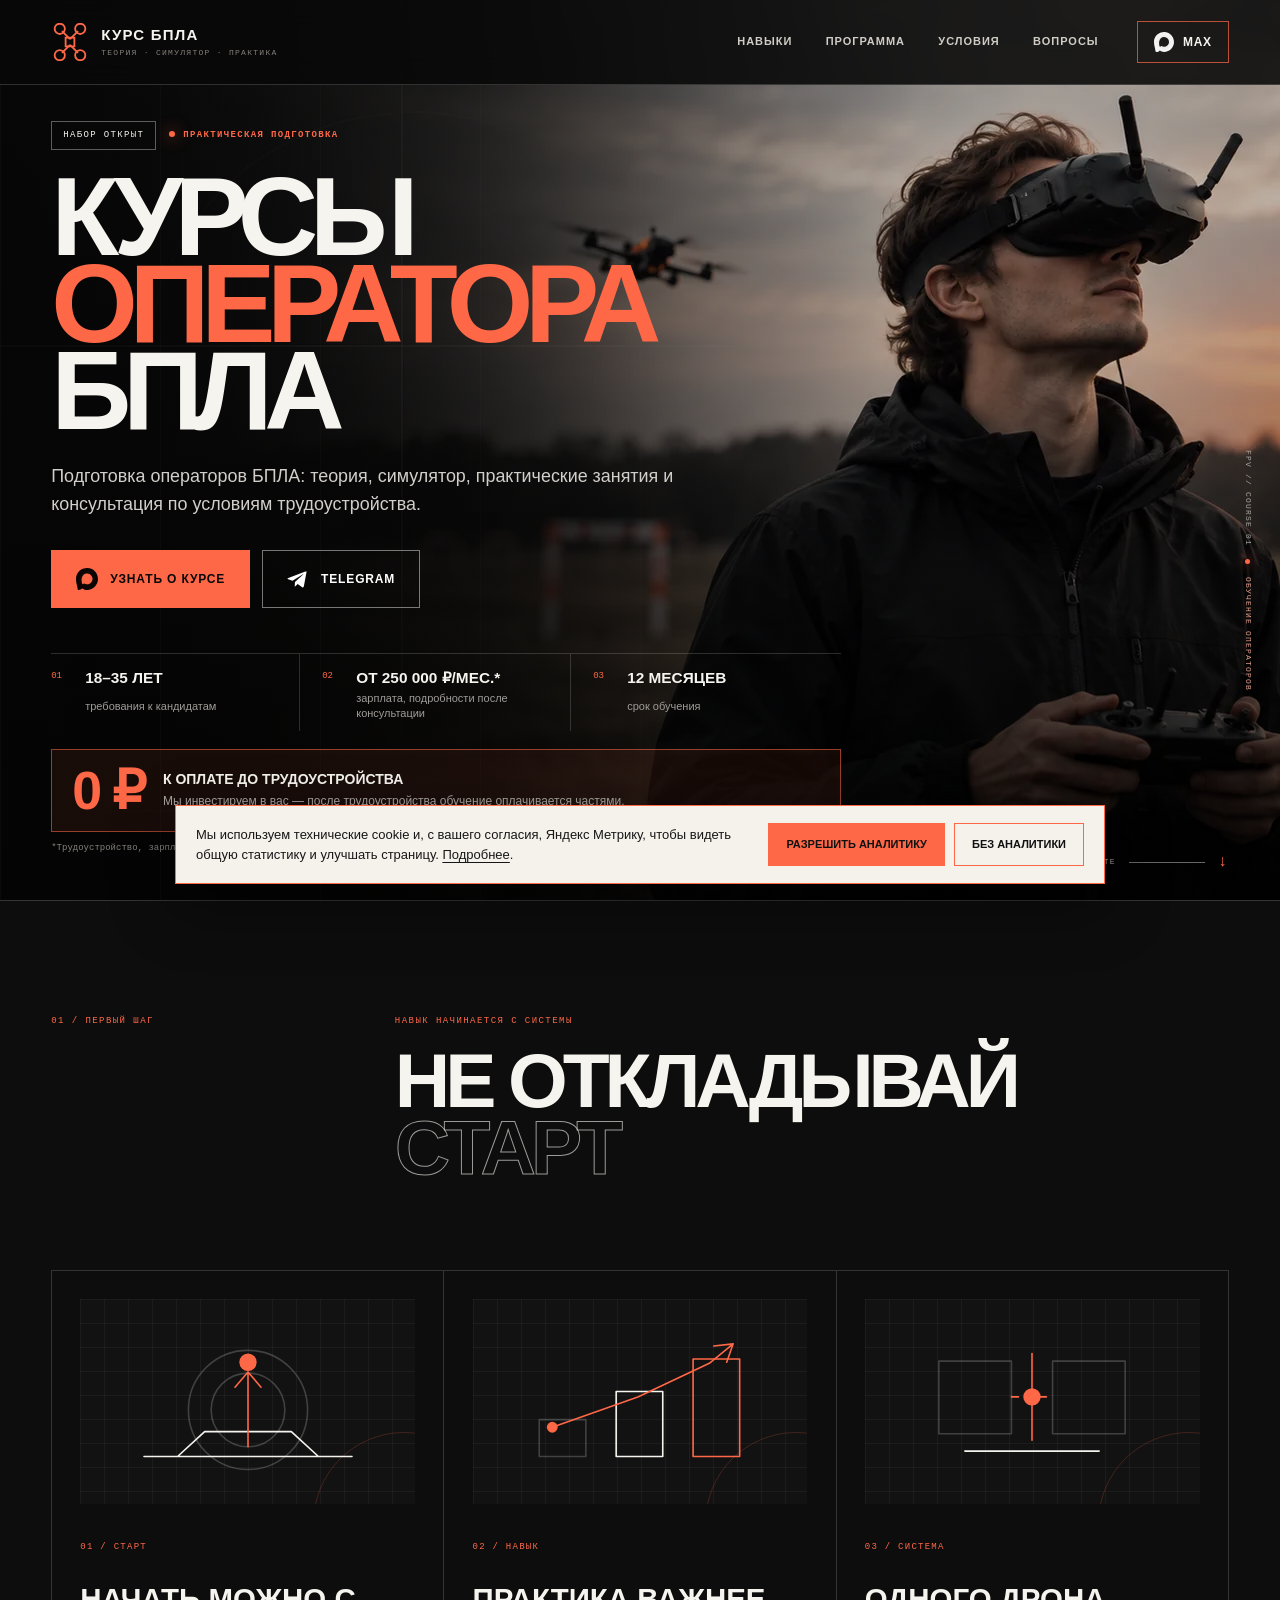
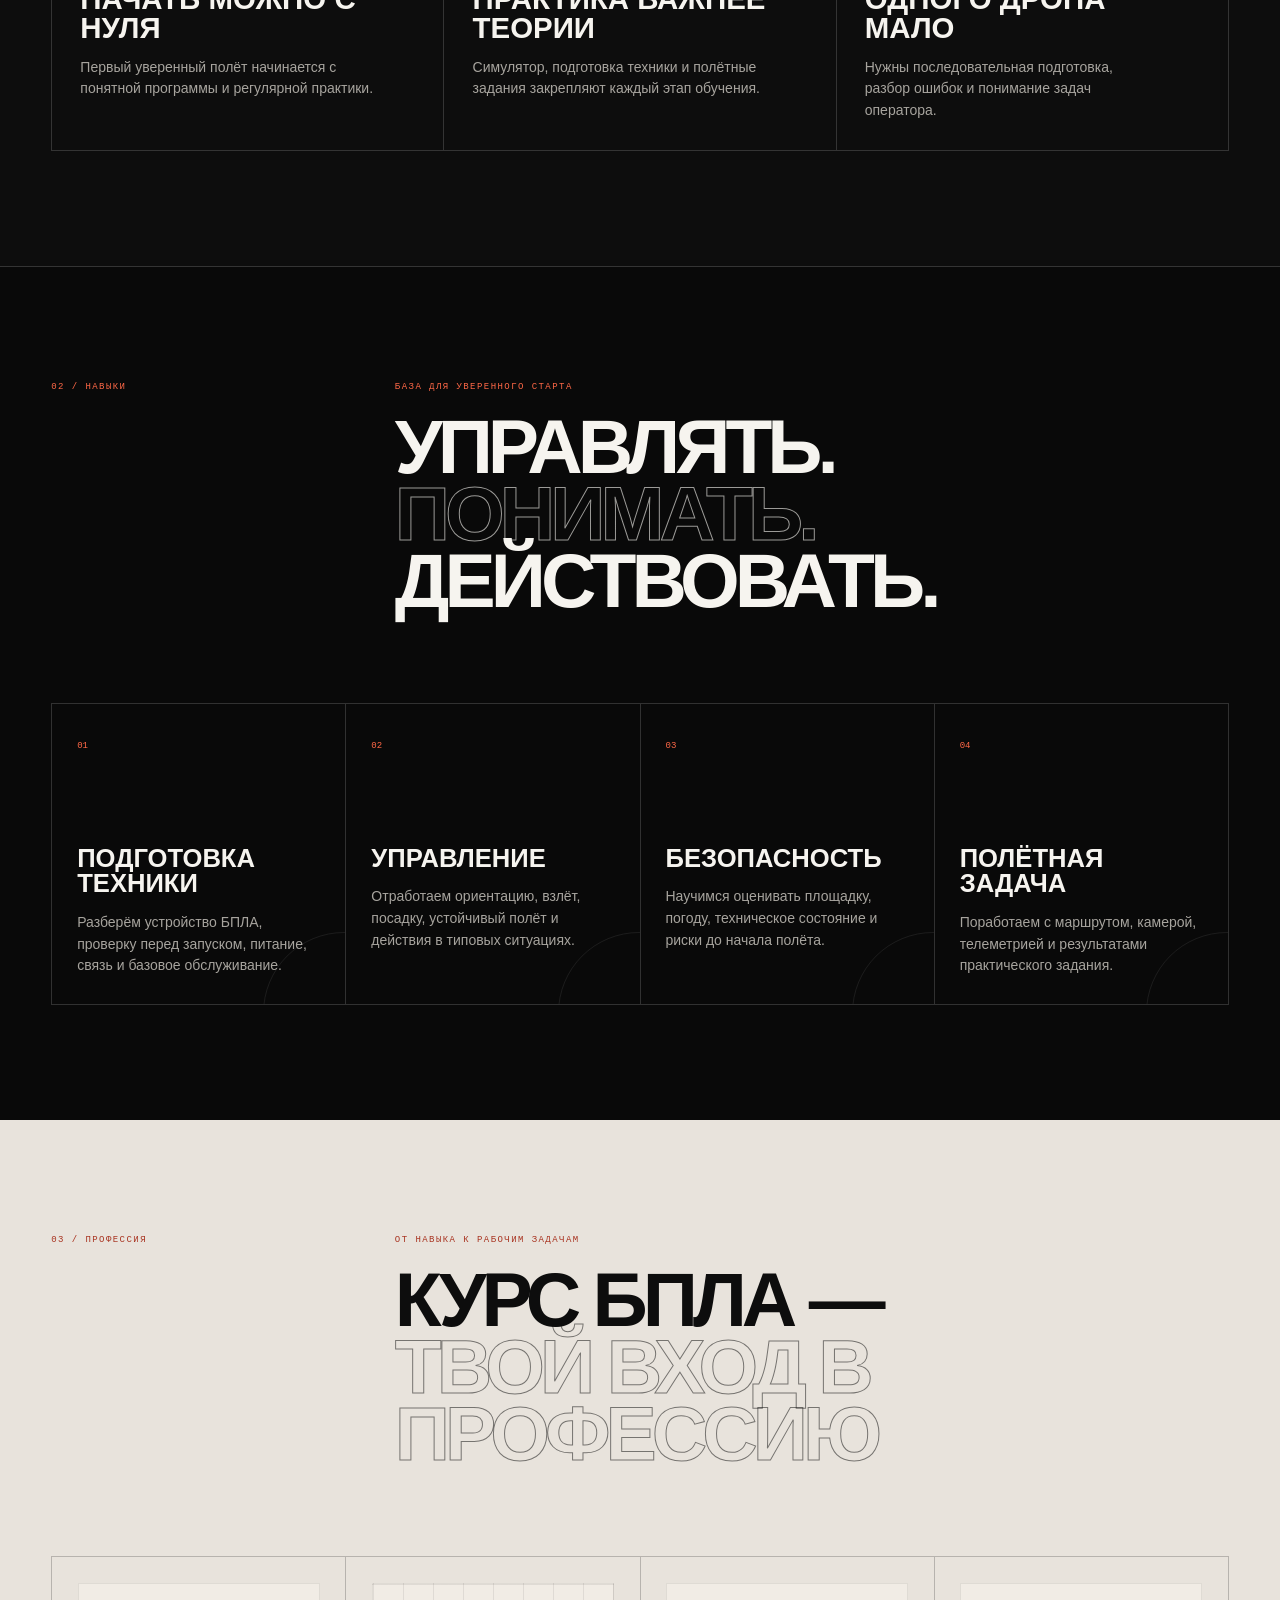
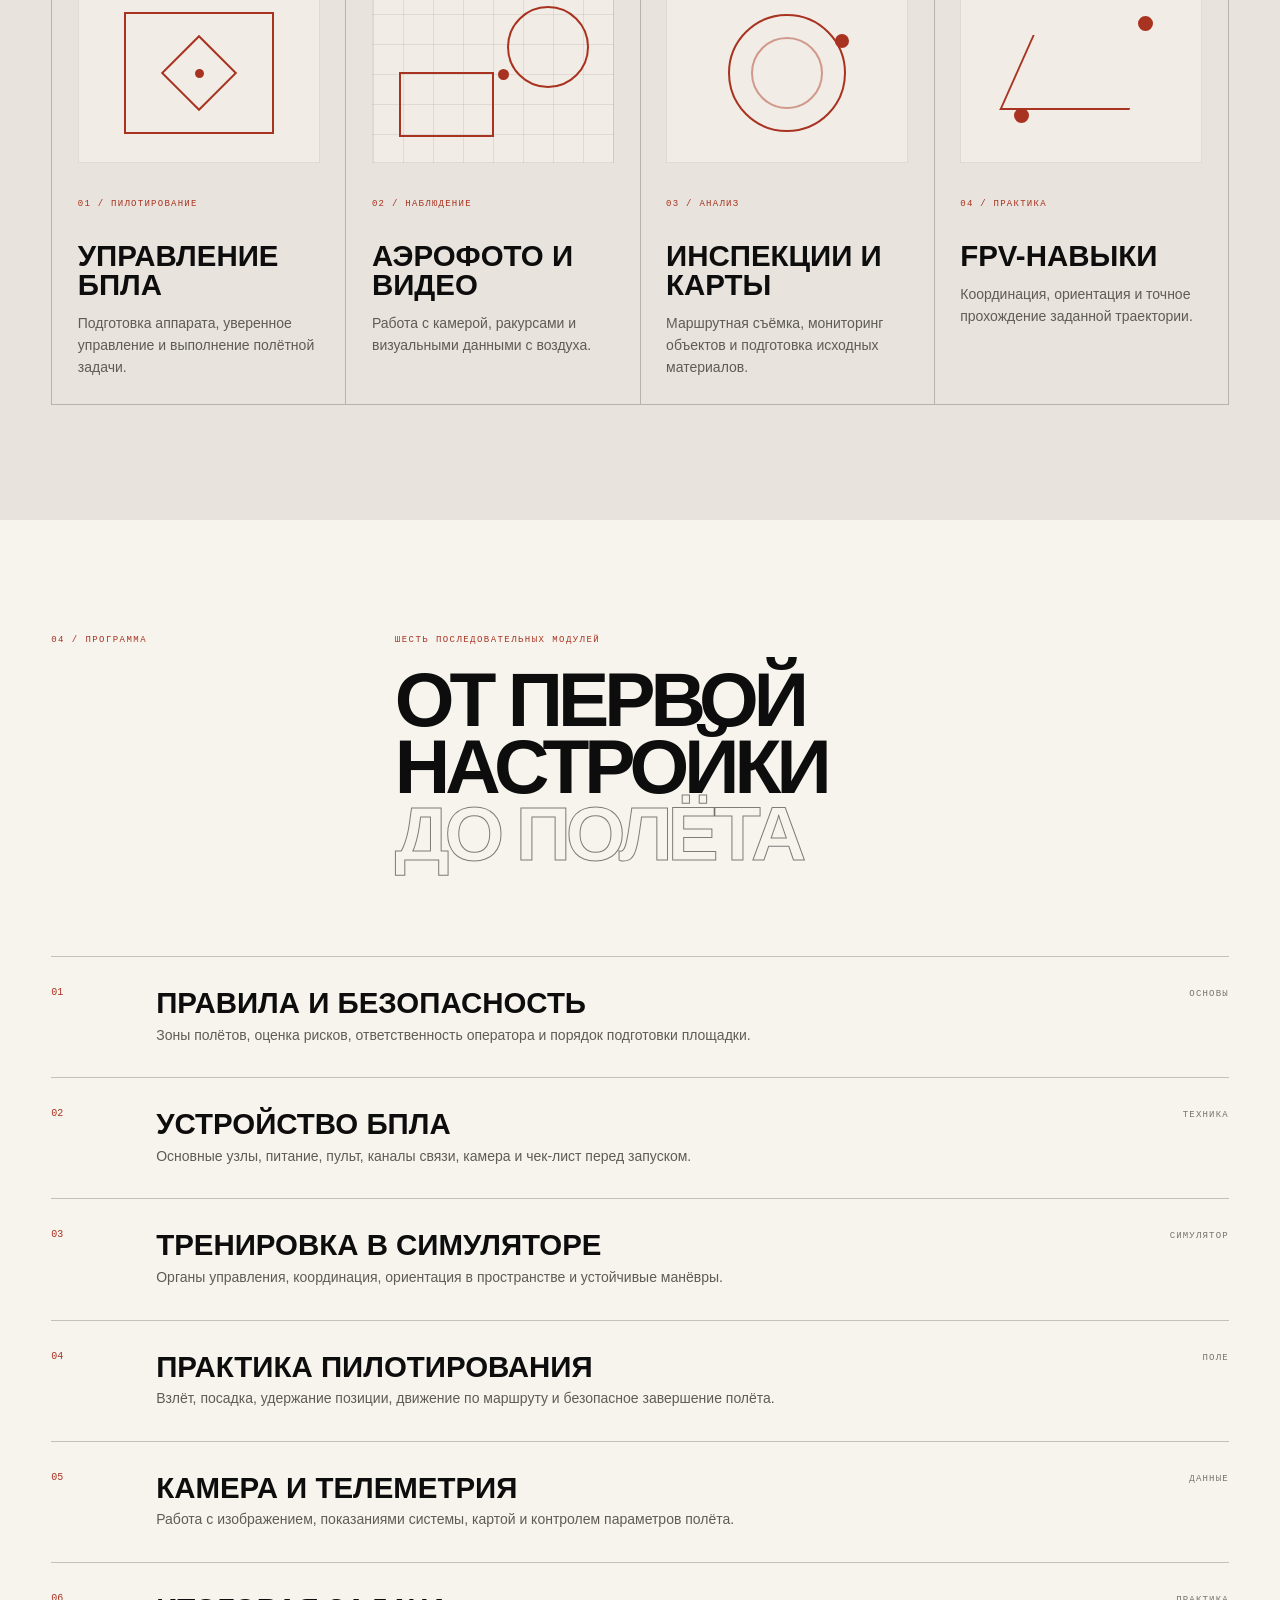
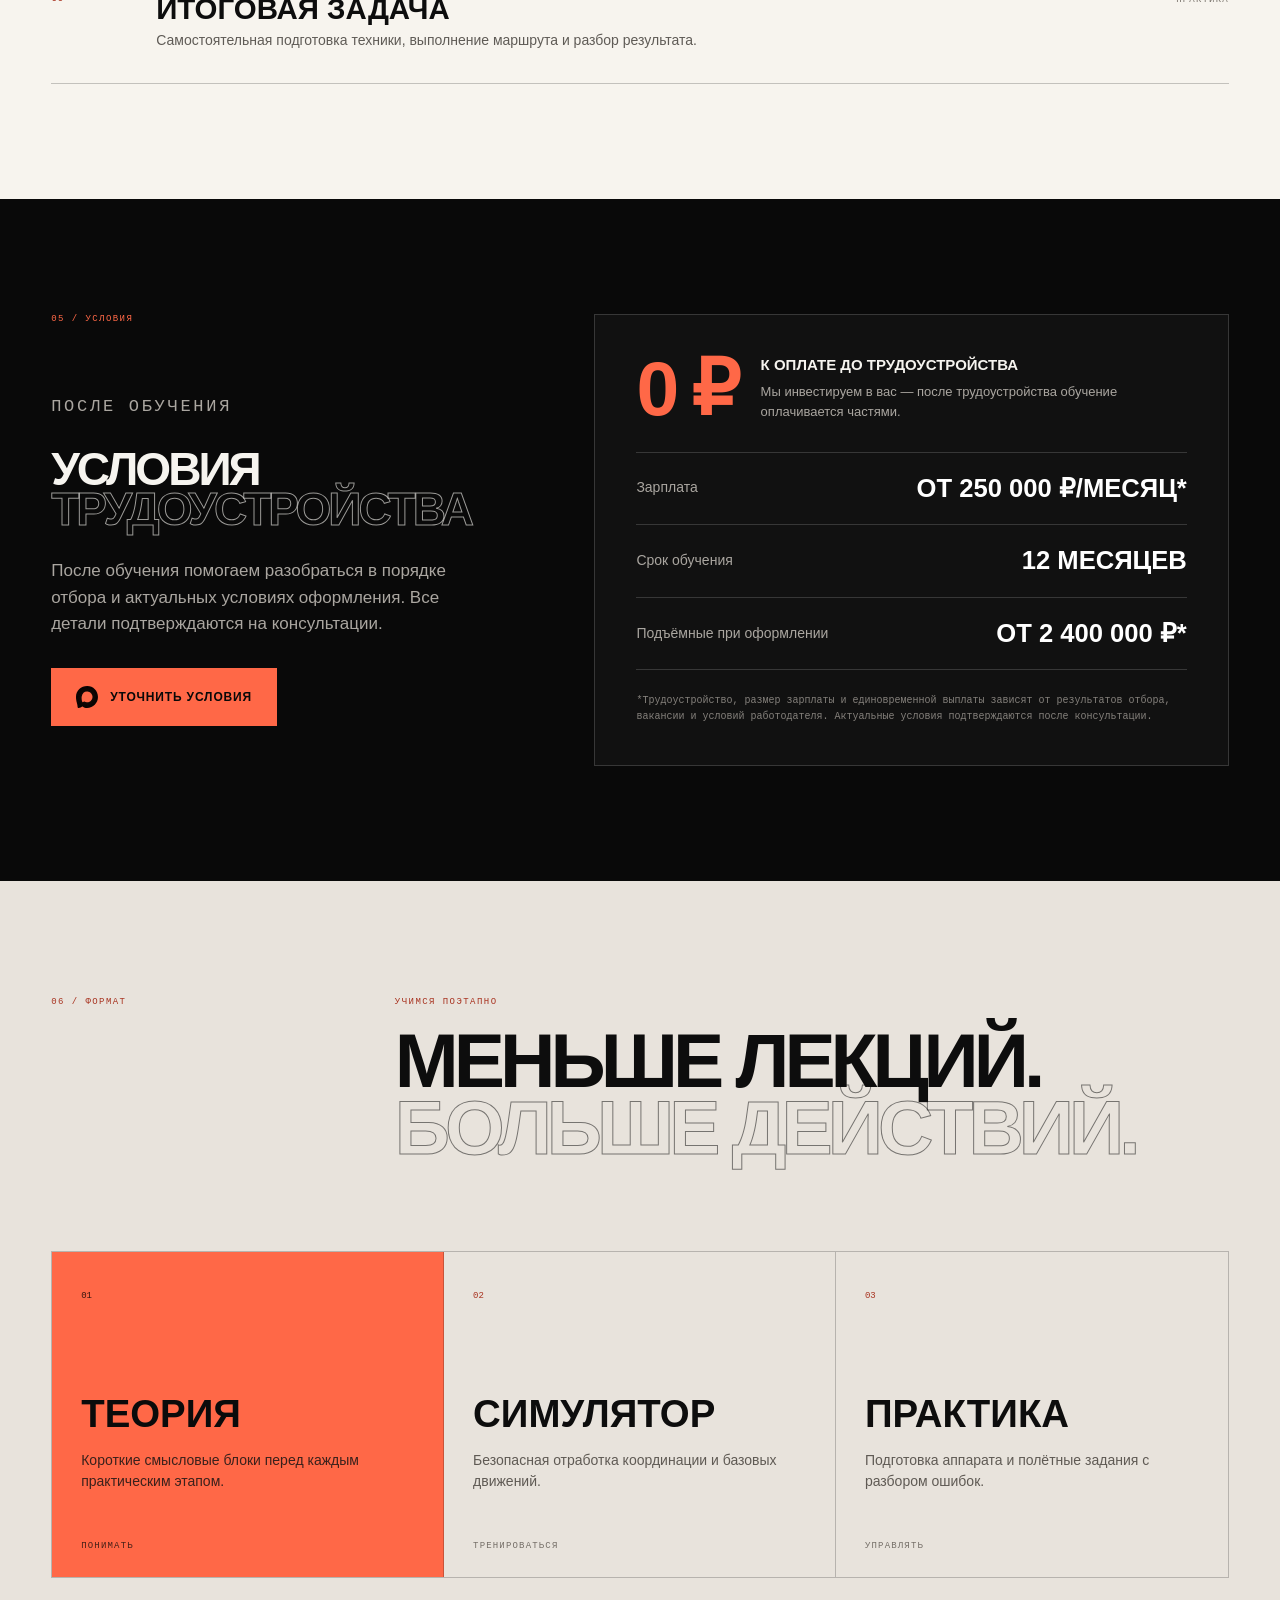
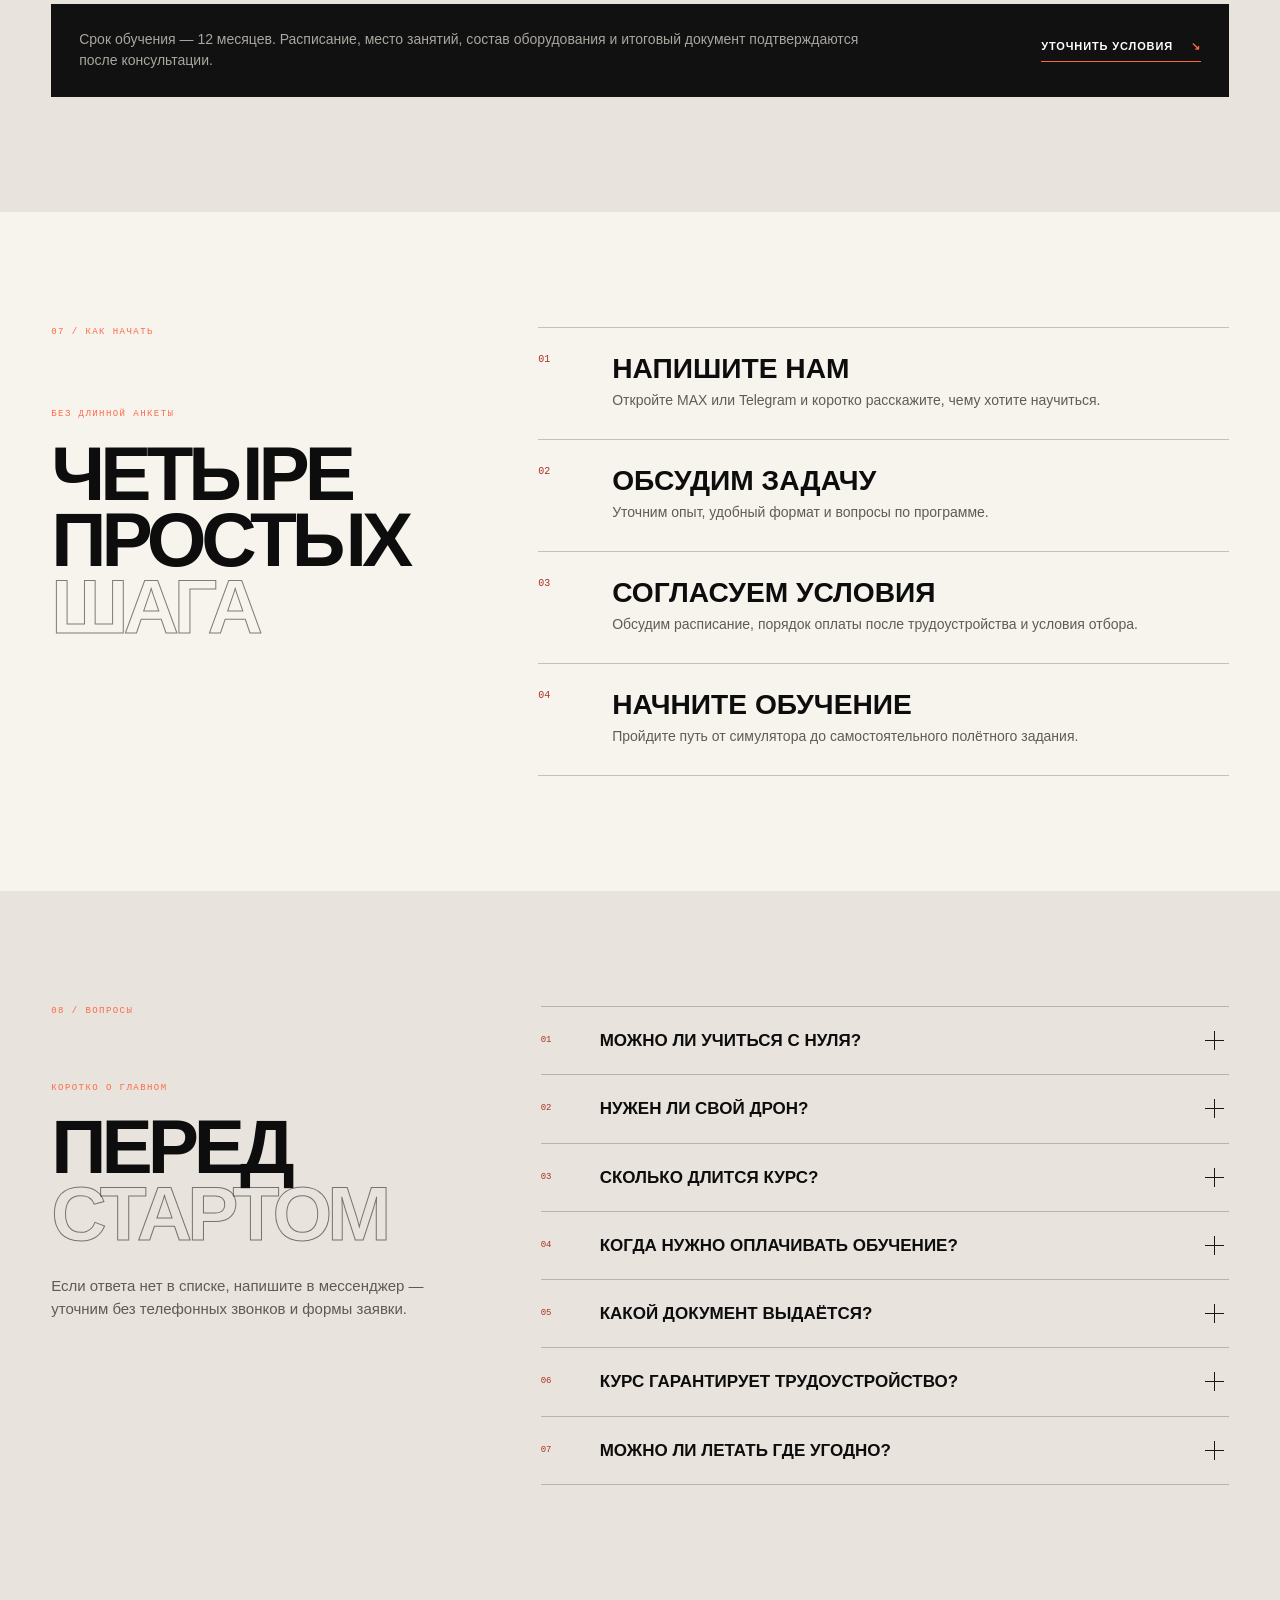
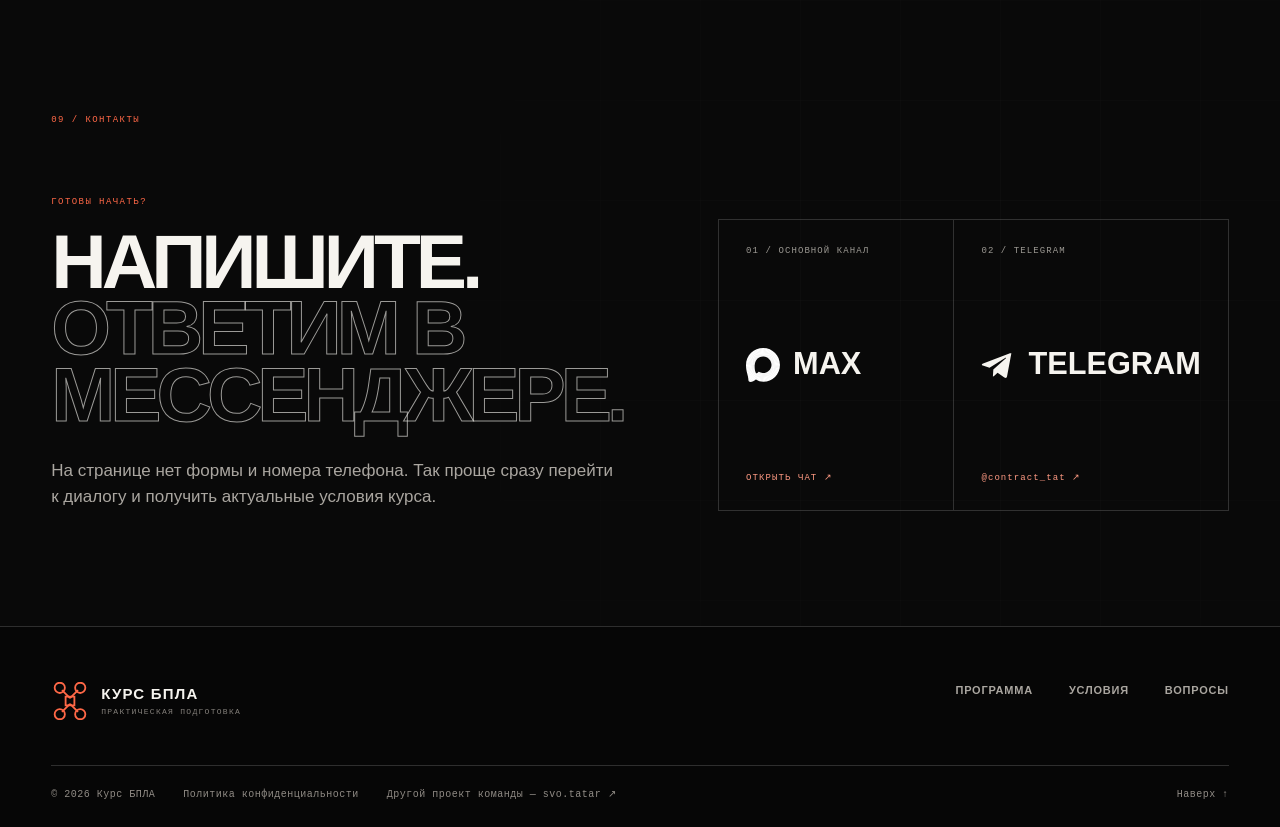
<file: kurs-bpla/index.html>
<!doctype html>
<html lang="ru">
<head>
  <meta charset="utf-8">
  <meta name="viewport" content="width=device-width,initial-scale=1,viewport-fit=cover">
  <title>Курс оператора БПЛА — обучение управлению дронами</title>
  <meta name="description" content="Практический курс для начинающих операторов БПЛА: основы безопасных полётов, симулятор, подготовка техники и практические занятия.">
  <meta name="robots" content="index,follow">
  <meta name="yandex-verification" content="144b490412acd6ee" />
  <meta name="theme-color" content="#090909">
  <link rel="canonical" href="https://obuchenie-bpla.ru/">
  <link rel="icon" href="assets/course-mark.svg" type="image/svg+xml">
  <link rel="manifest" href="site.webmanifest">
  <link rel="preload" href="assets/hero-course.webp" as="image" type="image/webp" media="(min-width: 761px)">
  <link rel="preload" href="assets/hero-course-mobile.webp" as="image" type="image/webp" media="(max-width: 760px)">
  <meta property="og:type" content="website">
  <meta property="og:locale" content="ru_RU">
  <meta property="og:title" content="Курс оператора БПЛА">
  <meta property="og:description" content="Теория, симулятор и практика для уверенного старта в управлении гражданскими БПЛА.">
  <meta property="og:url" content="https://obuchenie-bpla.ru/">
  <meta property="og:image" content="https://obuchenie-bpla.ru/assets/course-og.webp">
  <link rel="stylesheet" href="course.css">
  <script src="course.js" defer></script>
</head>
<body>
  <a class="skip-link" href="#content">Перейти к содержанию</a>

  <header class="site-header" data-header>
    <div class="header-inner shell">
      <a class="brand" href="#top" aria-label="Курс БПЛА — наверх">
        <svg class="brand-mark" viewBox="0 0 52 52" aria-hidden="true">
          <path d="M26 22 15 11m11 11 11-11M26 30 15 41m11-11 11 11"/>
          <circle cx="12" cy="8" r="7"/><circle cx="40" cy="8" r="7"/>
          <circle cx="12" cy="44" r="7"/><circle cx="40" cy="44" r="7"/>
          <path d="M20 20h12v12H20z"/>
        </svg>
        <span><strong>КУРС БПЛА</strong><small>ТЕОРИЯ · СИМУЛЯТОР · ПРАКТИКА</small></span>
      </a>

      <nav class="desktop-nav" aria-label="Основная навигация">
        <a href="#skills">Навыки</a>
        <a href="#program">Программа</a>
        <a href="#employment">Условия</a>
        <a href="#faq">Вопросы</a>
      </nav>

      <a class="header-contact messenger" href="https://max.ru/u/f9LHodD0cOJzSvKBxuQrFqN4LVrrlp5cW7s5kZQpciR3ggk28QcXMM4P8LQ" target="_blank" rel="noopener noreferrer" data-goal="course_max_click" aria-label="Написать в MAX">
        <img src="assets/max-white.svg" width="20" height="20" alt="">
        <span>MAX</span>
      </a>

      <button class="menu-button" type="button" aria-expanded="false" aria-controls="mobile-menu" aria-label="Открыть меню">
        <span></span><span></span>
      </button>
    </div>
  </header>

  <nav class="mobile-menu" id="mobile-menu" aria-label="Мобильная навигация" hidden>
    <a href="#skills"><span>01</span>Навыки</a>
    <a href="#program"><span>02</span>Программа</a>
    <a href="#employment"><span>03</span>Условия</a>
    <a href="#faq"><span>04</span>Вопросы</a>
    <div class="mobile-menu-contacts">
      <a class="button button-coral messenger" href="https://max.ru/u/f9LHodD0cOJzSvKBxuQrFqN4LVrrlp5cW7s5kZQpciR3ggk28QcXMM4P8LQ" target="_blank" rel="noopener noreferrer" data-goal="course_max_click">
        <img src="assets/max-dark.svg" width="22" height="22" alt="">Написать в MAX
      </a>
      <a class="button button-line messenger" href="https://t.me/contract_tat" target="_blank" rel="noopener noreferrer" data-goal="course_telegram_click">
        <svg viewBox="0 0 24 24" aria-hidden="true"><path d="M21.5 3.4 18.4 20c-.2 1.2-.9 1.5-1.9.9l-4.8-3.5-2.3 2.2c-.3.3-.5.5-1 .5l.3-4.9 8.9-8c.4-.3-.1-.5-.6-.2L6 13.9l-4.7-1.5c-1-.3-1-1 .2-1.5L20 3.8c.9-.3 1.7.2 1.5-.4Z"/></svg>
        Написать в Telegram
      </a>
    </div>
  </nav>

  <main id="content">
    <section class="hero" id="top" aria-labelledby="hero-title">
      <div class="hero-photo" aria-hidden="true"></div>
      <div class="hero-grid" aria-hidden="true"></div>
      <div class="hero-content shell">
        <p class="overline"><span>НАБОР ОТКРЫТ</span><b>ПРАКТИЧЕСКАЯ ПОДГОТОВКА</b></p>
        <h1 id="hero-title">КУРСЫ<br><em>ОПЕРАТОРА</em><br>БПЛА</h1>
        <p class="hero-lead">Подготовка операторов БПЛА: теория, симулятор, практические занятия и консультация по условиям трудоустройства.</p>
        <div class="hero-actions">
          <a class="button button-coral messenger" href="https://max.ru/u/f9LHodD0cOJzSvKBxuQrFqN4LVrrlp5cW7s5kZQpciR3ggk28QcXMM4P8LQ" target="_blank" rel="noopener noreferrer" data-goal="course_max_click">
            <img src="assets/max-dark.svg" width="22" height="22" alt="">Узнать о курсе
          </a>
          <a class="button button-line messenger" href="https://t.me/contract_tat" target="_blank" rel="noopener noreferrer" data-goal="course_telegram_click">
            <svg viewBox="0 0 24 24" aria-hidden="true"><path d="M21.5 3.4 18.4 20c-.2 1.2-.9 1.5-1.9.9l-4.8-3.5-2.3 2.2c-.3.3-.5.5-1 .5l.3-4.9 8.9-8c.4-.3-.1-.5-.6-.2L6 13.9l-4.7-1.5c-1-.3-1-1 .2-1.5L20 3.8c.9-.3 1.7.2 1.5-.4Z"/></svg>
            Telegram
          </a>
        </div>
        <ul class="hero-facts" aria-label="Коротко о курсе">
          <li><span>01</span><strong>18–35 лет</strong><small>требования к кандидатам</small></li>
          <li><span>02</span><strong>от 250 000 ₽/мес.*</strong><small>зарплата, подробности после консультации</small></li>
          <li><span>03</span><strong>12 месяцев</strong><small>срок обучения</small></li>
        </ul>
        <div class="hero-investment">
          <strong>0 ₽</strong>
          <div><b>к оплате до трудоустройства</b><small>Мы инвестируем в вас — после трудоустройства обучение оплачивается частями.</small></div>
        </div>
        <p class="hero-disclaimer">*Трудоустройство, зарплата и выплаты зависят от результатов отбора и условий работодателя. Точные условия подтверждаются после консультации.</p>
      </div>
      <div class="hero-side" aria-hidden="true"><span>FPV // COURSE 01</span><i></i><b>ОБУЧЕНИЕ ОПЕРАТОРОВ</b></div>
      <a class="scroll-cue" href="#skills"><span>ЛИСТАЙТЕ</span><i></i><b>↓</b></a>
    </section>

    <section class="why-now section-dark" aria-labelledby="why-now-title">
      <div class="shell">
        <div class="section-head">
          <span class="section-number">01 / ПЕРВЫЙ ШАГ</span>
          <div>
            <p class="eyebrow">НАВЫК НАЧИНАЕТСЯ С СИСТЕМЫ</p>
            <h2 id="why-now-title">НЕ ОТКЛАДЫВАЙ<br><em>СТАРТ</em></h2>
          </div>
        </div>
        <div class="why-now-grid">
          <article>
            <div class="abstract-visual" aria-hidden="true">
              <svg viewBox="0 0 240 150"><circle class="quiet" cx="120" cy="83" r="55"/><circle class="quiet" cx="120" cy="83" r="34"/><path class="light" d="M24 126h192M55 126l25-23h80l25 23"/><path class="hot" d="M120 117V48m-12 14 12-14 12 14"/><circle class="fill" cx="120" cy="39" r="8"/></svg>
            </div>
            <span>01 / СТАРТ</span><h3>Начать можно с нуля</h3><p>Первый уверенный полёт начинается с понятной программы и регулярной практики.</p>
          </article>
          <article>
            <div class="abstract-visual" aria-hidden="true">
              <svg viewBox="0 0 240 150"><rect class="quiet" x="27" y="92" width="43" height="34"/><rect class="light" x="98" y="66" width="43" height="60"/><rect class="hot" x="169" y="36" width="43" height="90"/><path class="hot" d="m39 99 79-28 66-31 22-18m-18 2 18-2-6 17"/><circle class="fill" cx="39" cy="99" r="5"/></svg>
            </div>
            <span>02 / НАВЫК</span><h3>Практика важнее теории</h3><p>Симулятор, подготовка техники и полётные задания закрепляют каждый этап обучения.</p>
          </article>
          <article>
            <div class="abstract-visual" aria-hidden="true">
              <svg viewBox="0 0 240 150"><rect class="quiet" x="34" y="38" width="67" height="67"/><rect class="quiet" x="139" y="38" width="67" height="67"/><path class="light" d="M58 121h124"/><path class="hot" d="M101 71h38" stroke-dasharray="7 7"/><circle class="fill" cx="120" cy="71" r="8"/><path class="hot" d="M120 31v80"/></svg>
            </div>
            <span>03 / СИСТЕМА</span><h3>Одного дрона мало</h3><p>Нужны последовательная подготовка, разбор ошибок и понимание задач оператора.</p>
          </article>
        </div>
      </div>
    </section>

    <section class="intro section-dark" id="skills" aria-labelledby="skills-title">
      <div class="shell">
        <div class="section-head">
          <span class="section-number">02 / НАВЫКИ</span>
          <div>
            <p class="eyebrow">БАЗА ДЛЯ УВЕРЕННОГО СТАРТА</p>
            <h2 id="skills-title">УПРАВЛЯТЬ.<br><em>ПОНИМАТЬ.</em><br>ДЕЙСТВОВАТЬ.</h2>
          </div>
        </div>

        <div class="skills-grid">
          <article>
            <span>01</span>
            <h3>Подготовка техники</h3>
            <p>Разберём устройство БПЛА, проверку перед запуском, питание, связь и базовое обслуживание.</p>
          </article>
          <article>
            <span>02</span>
            <h3>Управление</h3>
            <p>Отработаем ориентацию, взлёт, посадку, устойчивый полёт и действия в типовых ситуациях.</p>
          </article>
          <article>
            <span>03</span>
            <h3>Безопасность</h3>
            <p>Научимся оценивать площадку, погоду, техническое состояние и риски до начала полёта.</p>
          </article>
          <article>
            <span>04</span>
            <h3>Полётная задача</h3>
            <p>Поработаем с маршрутом, камерой, телеметрией и результатами практического задания.</p>
          </article>
        </div>
      </div>
    </section>

    <section class="profession section-warm" aria-labelledby="profession-title">
      <div class="shell">
        <div class="section-head dark-head">
          <span class="section-number">03 / ПРОФЕССИЯ</span>
          <div>
            <p class="eyebrow">ОТ НАВЫКА К РАБОЧИМ ЗАДАЧАМ</p>
            <h2 id="profession-title">КУРС БПЛА —<br><em>ТВОЙ ВХОД В ПРОФЕССИЮ</em></h2>
          </div>
        </div>
        <div class="profession-grid">
          <article>
            <div class="profession-art art-frame" aria-hidden="true"><i></i><i></i><i></i></div>
            <span>01 / ПИЛОТИРОВАНИЕ</span><h3>Управление БПЛА</h3><p>Подготовка аппарата, уверенное управление и выполнение полётной задачи.</p>
          </article>
          <article>
            <div class="profession-art art-grid" aria-hidden="true"><i></i><i></i><i></i></div>
            <span>02 / НАБЛЮДЕНИЕ</span><h3>Аэрофото и видео</h3><p>Работа с камерой, ракурсами и визуальными данными с воздуха.</p>
          </article>
          <article>
            <div class="profession-art art-orbit" aria-hidden="true"><i></i><i></i><i></i></div>
            <span>03 / АНАЛИЗ</span><h3>Инспекции и карты</h3><p>Маршрутная съёмка, мониторинг объектов и подготовка исходных материалов.</p>
          </article>
          <article>
            <div class="profession-art art-route" aria-hidden="true"><i></i><i></i><i></i></div>
            <span>04 / ПРАКТИКА</span><h3>FPV-навыки</h3><p>Координация, ориентация и точное прохождение заданной траектории.</p>
          </article>
        </div>
      </div>
    </section>

    <section class="program section-light" id="program" aria-labelledby="program-title">
      <div class="shell">
        <div class="section-head dark-head">
          <span class="section-number">04 / ПРОГРАММА</span>
          <div>
            <p class="eyebrow">ШЕСТЬ ПОСЛЕДОВАТЕЛЬНЫХ МОДУЛЕЙ</p>
            <h2 id="program-title">ОТ ПЕРВОЙ<br>НАСТРОЙКИ<br><em>ДО ПОЛЁТА</em></h2>
          </div>
        </div>
        <ol class="program-list">
          <li>
            <span>01</span>
            <div><h3>Правила и безопасность</h3><p>Зоны полётов, оценка рисков, ответственность оператора и порядок подготовки площадки.</p></div>
            <b>ОСНОВЫ</b>
          </li>
          <li>
            <span>02</span>
            <div><h3>Устройство БПЛА</h3><p>Основные узлы, питание, пульт, каналы связи, камера и чек-лист перед запуском.</p></div>
            <b>ТЕХНИКА</b>
          </li>
          <li>
            <span>03</span>
            <div><h3>Тренировка в симуляторе</h3><p>Органы управления, координация, ориентация в пространстве и устойчивые манёвры.</p></div>
            <b>СИМУЛЯТОР</b>
          </li>
          <li>
            <span>04</span>
            <div><h3>Практика пилотирования</h3><p>Взлёт, посадка, удержание позиции, движение по маршруту и безопасное завершение полёта.</p></div>
            <b>ПОЛЕ</b>
          </li>
          <li>
            <span>05</span>
            <div><h3>Камера и телеметрия</h3><p>Работа с изображением, показаниями системы, картой и контролем параметров полёта.</p></div>
            <b>ДАННЫЕ</b>
          </li>
          <li>
            <span>06</span>
            <div><h3>Итоговая задача</h3><p>Самостоятельная подготовка техники, выполнение маршрута и разбор результата.</p></div>
            <b>ПРАКТИКА</b>
          </li>
        </ol>
      </div>
    </section>

    <section class="employment section-dark" id="employment" aria-labelledby="employment-title">
      <div class="shell employment-layout">
        <div class="employment-copy">
          <span class="section-number">05 / УСЛОВИЯ</span>
          <p class="eyebrow">ПОСЛЕ ОБУЧЕНИЯ</p>
          <h2 id="employment-title">УСЛОВИЯ<br><em>ТРУДОУСТРОЙСТВА</em></h2>
          <p>После обучения помогаем разобраться в порядке отбора и актуальных условиях оформления. Все детали подтверждаются на консультации.</p>
          <a class="button button-coral messenger" href="https://max.ru/u/f9LHodD0cOJzSvKBxuQrFqN4LVrrlp5cW7s5kZQpciR3ggk28QcXMM4P8LQ" target="_blank" rel="noopener noreferrer" data-goal="course_max_click"><img src="assets/max-dark.svg" width="22" height="22" alt="">Уточнить условия</a>
        </div>
        <div class="employment-panel">
          <div class="employment-zero"><strong>0 ₽</strong><div><b>к оплате до трудоустройства</b><p>Мы инвестируем в вас — после трудоустройства обучение оплачивается частями.</p></div></div>
          <dl>
            <div><dt>Зарплата</dt><dd>от 250 000 ₽/месяц*</dd></div>
            <div><dt>Срок обучения</dt><dd>12 месяцев</dd></div>
            <div><dt>Подъёмные при оформлении</dt><dd>от 2 400 000 ₽*</dd></div>
          </dl>
          <p class="employment-note">*Трудоустройство, размер зарплаты и единовременной выплаты зависят от результатов отбора, вакансии и условий работодателя. Актуальные условия подтверждаются после консультации.</p>
        </div>
      </div>
    </section>

    <section class="format section-warm" id="format" aria-labelledby="format-title">
      <div class="shell">
        <div class="section-head dark-head">
          <span class="section-number">06 / ФОРМАТ</span>
          <div>
            <p class="eyebrow">УЧИМСЯ ПОЭТАПНО</p>
            <h2 id="format-title">МЕНЬШЕ ЛЕКЦИЙ.<br><em>БОЛЬШЕ ДЕЙСТВИЙ.</em></h2>
          </div>
        </div>
        <div class="format-grid">
          <article class="format-card featured"><span>01</span><h3>Теория</h3><p>Короткие смысловые блоки перед каждым практическим этапом.</p><b>ПОНИМАТЬ</b></article>
          <article class="format-card"><span>02</span><h3>Симулятор</h3><p>Безопасная отработка координации и базовых движений.</p><b>ТРЕНИРОВАТЬСЯ</b></article>
          <article class="format-card"><span>03</span><h3>Практика</h3><p>Подготовка аппарата и полётные задания с разбором ошибок.</p><b>УПРАВЛЯТЬ</b></article>
        </div>
        <div class="format-note">
          <p>Срок обучения — 12 месяцев. Расписание, место занятий, состав оборудования и итоговый документ подтверждаются после консультации.</p>
          <a href="#contacts">Уточнить условия <span>↘</span></a>
        </div>
      </div>
    </section>

    <section class="path section-light" aria-labelledby="path-title">
      <div class="shell">
        <div class="path-grid">
          <div>
            <span class="section-number">07 / КАК НАЧАТЬ</span>
            <p class="eyebrow">БЕЗ ДЛИННОЙ АНКЕТЫ</p>
            <h2 id="path-title">ЧЕТЫРЕ<br>ПРОСТЫХ<br><em>ШАГА</em></h2>
          </div>
          <ol class="path-list">
            <li><span>01</span><div><h3>Напишите нам</h3><p>Откройте MAX или Telegram и коротко расскажите, чему хотите научиться.</p></div></li>
            <li><span>02</span><div><h3>Обсудим задачу</h3><p>Уточним опыт, удобный формат и вопросы по программе.</p></div></li>
            <li><span>03</span><div><h3>Согласуем условия</h3><p>Обсудим расписание, порядок оплаты после трудоустройства и условия отбора.</p></div></li>
            <li><span>04</span><div><h3>Начните обучение</h3><p>Пройдите путь от симулятора до самостоятельного полётного задания.</p></div></li>
          </ol>
        </div>
      </div>
    </section>

    <section class="faq section-warm" id="faq" aria-labelledby="faq-title">
      <div class="shell faq-grid">
        <div class="faq-intro">
          <span class="section-number">08 / ВОПРОСЫ</span>
          <p class="eyebrow">КОРОТКО О ГЛАВНОМ</p>
          <h2 id="faq-title">ПЕРЕД<br><em>СТАРТОМ</em></h2>
          <p>Если ответа нет в списке, напишите в мессенджер — уточним без телефонных звонков и формы заявки.</p>
        </div>
        <div class="faq-list">
          <details>
            <summary><span>01</span><b>Можно ли учиться с нуля?</b><i></i></summary>
            <p>Да. Программа начинается с устройства БПЛА, безопасности и базовых движений в симуляторе.</p>
          </details>
          <details>
            <summary><span>02</span><b>Нужен ли свой дрон?</b><i></i></summary>
            <p>Это зависит от конкретной группы и формата практики. Состав оборудования подтвердим до начала обучения.</p>
          </details>
          <details>
            <summary><span>03</span><b>Сколько длится курс?</b><i></i></summary>
            <p>Срок обучения — 12 месяцев. Расписание и формат занятий подтверждаются после консультации.</p>
          </details>
          <details>
            <summary><span>04</span><b>Когда нужно оплачивать обучение?</b><i></i></summary>
            <p>До трудоустройства к оплате — 0 ₽. После трудоустройства стоимость обучения оплачивается частями по согласованным условиям.</p>
          </details>
          <details>
            <summary><span>05</span><b>Какой документ выдаётся?</b><i></i></summary>
            <p>Точное наименование документа фиксируется в условиях выбранной программы. Мы сообщим его до оформления обучения.</p>
          </details>
          <details>
            <summary><span>06</span><b>Курс гарантирует трудоустройство?</b><i></i></summary>
            <p>Нет. Трудоустройство, зарплата и выплаты зависят от результатов отбора, вакансии и условий работодателя. Актуальные предложения обсуждаются после консультации.</p>
          </details>
          <details>
            <summary><span>07</span><b>Можно ли летать где угодно?</b><i></i></summary>
            <p>Нет. Для гражданских полётов действуют требования к учёту БПЛА и использованию воздушного пространства. Этому посвящён отдельный блок программы; актуальные справочные материалы публикует <a href="https://special.favt.gov.ru/dejatelnost-letnaya-eksplutacia-pooryadok-ucheta-bgvs30kg/" target="_blank" rel="noopener noreferrer">Росавиация</a>.</p>
          </details>
        </div>
      </div>
    </section>

    <section class="contacts section-dark" id="contacts" aria-labelledby="contacts-title">
      <div class="contacts-grid-bg" aria-hidden="true"></div>
      <div class="shell contacts-layout">
        <div>
          <span class="section-number">09 / КОНТАКТЫ</span>
          <p class="eyebrow">ГОТОВЫ НАЧАТЬ?</p>
          <h2 id="contacts-title">НАПИШИТЕ.<br><em>ОТВЕТИМ В МЕССЕНДЖЕРЕ.</em></h2>
          <p class="contacts-lead">На странице нет формы и номера телефона. Так проще сразу перейти к диалогу и получить актуальные условия курса.</p>
        </div>
        <div class="contact-buttons">
          <a class="contact-card messenger" href="https://max.ru/u/f9LHodD0cOJzSvKBxuQrFqN4LVrrlp5cW7s5kZQpciR3ggk28QcXMM4P8LQ" target="_blank" rel="noopener noreferrer" data-goal="course_max_click">
            <span>01 / ОСНОВНОЙ КАНАЛ</span>
            <strong><img src="assets/max-white.svg" width="34" height="34" alt="">MAX</strong>
            <b>ОТКРЫТЬ ЧАТ ↗</b>
          </a>
          <a class="contact-card messenger" href="https://t.me/contract_tat" target="_blank" rel="noopener noreferrer" data-goal="course_telegram_click">
            <span>02 / TELEGRAM</span>
            <strong><svg viewBox="0 0 24 24" aria-hidden="true"><path d="M21.5 3.4 18.4 20c-.2 1.2-.9 1.5-1.9.9l-4.8-3.5-2.3 2.2c-.3.3-.5.5-1 .5l.3-4.9 8.9-8c.4-.3-.1-.5-.6-.2L6 13.9l-4.7-1.5c-1-.3-1-1 .2-1.5L20 3.8c.9-.3 1.7.2 1.5-.4Z"/></svg>TELEGRAM</strong>
            <b>@contract_tat ↗</b>
          </a>
        </div>
      </div>
    </section>
  </main>

  <footer class="site-footer">
    <div class="shell footer-top">
      <a class="brand footer-brand" href="#top">
        <svg class="brand-mark" viewBox="0 0 52 52" aria-hidden="true">
          <path d="M26 22 15 11m11 11 11-11M26 30 15 41m11-11 11 11"/><circle cx="12" cy="8" r="7"/><circle cx="40" cy="8" r="7"/><circle cx="12" cy="44" r="7"/><circle cx="40" cy="44" r="7"/><path d="M20 20h12v12H20z"/>
        </svg>
        <span><strong>КУРС БПЛА</strong><small>ПРАКТИЧЕСКАЯ ПОДГОТОВКА</small></span>
      </a>
      <nav aria-label="Навигация в подвале"><a href="#program">Программа</a><a href="#employment">Условия</a><a href="#faq">Вопросы</a></nav>
    </div>
    <div class="shell footer-bottom">
      <span>© 2026 Курс БПЛА</span>
      <a href="privacy.html">Политика конфиденциальности</a>
      <a href="https://svo.tatar/" target="_blank" rel="noopener noreferrer">Другой проект команды — svo.tatar ↗</a>
      <a href="#top">Наверх ↑</a>
    </div>
  </footer>

  <aside class="cookie-notice" role="region" aria-label="Уведомление о cookie" hidden>
    <p>Мы используем технические cookie и, с вашего согласия, Яндекс Метрику, чтобы видеть общую статистику и улучшать страницу. <a href="privacy.html">Подробнее</a>.</p>
    <div class="cookie-actions">
      <button type="button" data-cookie-accept>Разрешить аналитику</button>
      <button type="button" class="cookie-decline" data-cookie-decline>Без аналитики</button>
    </div>
  </aside>
</body>
</html>
</file>
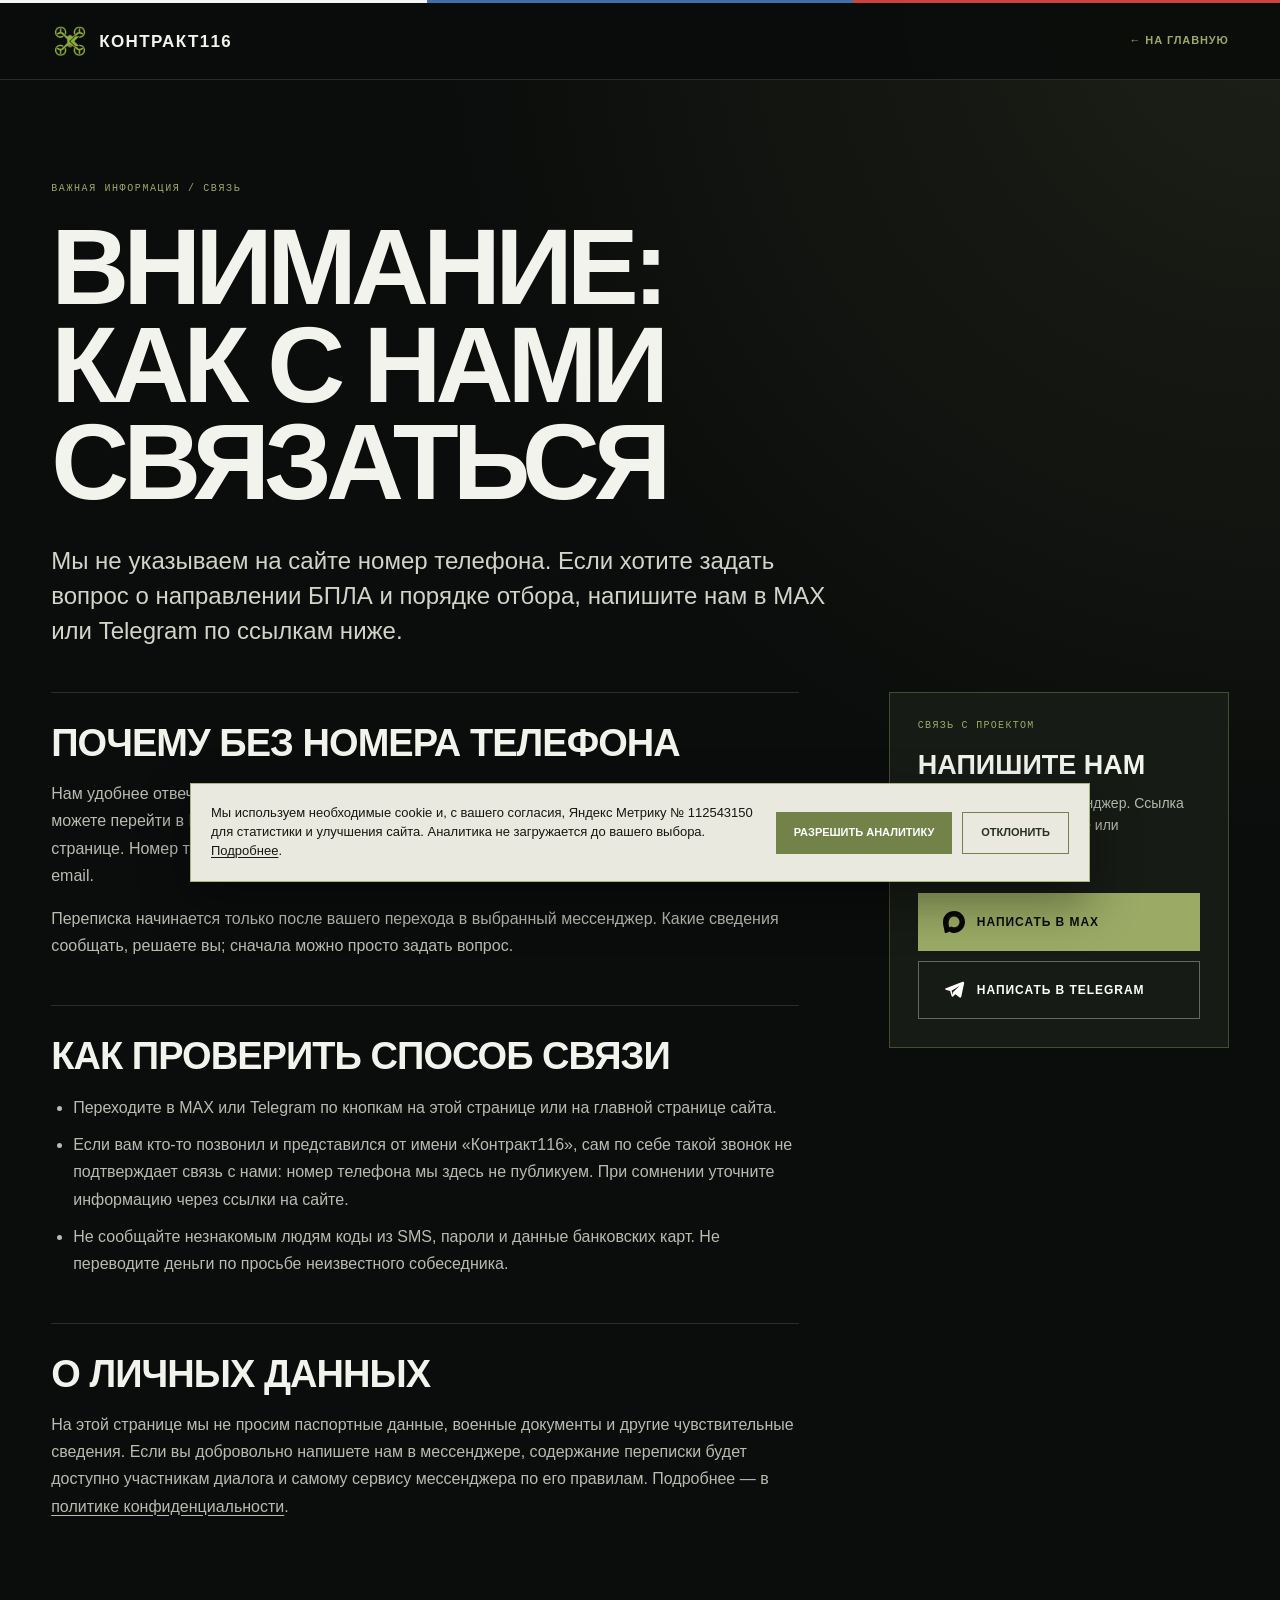
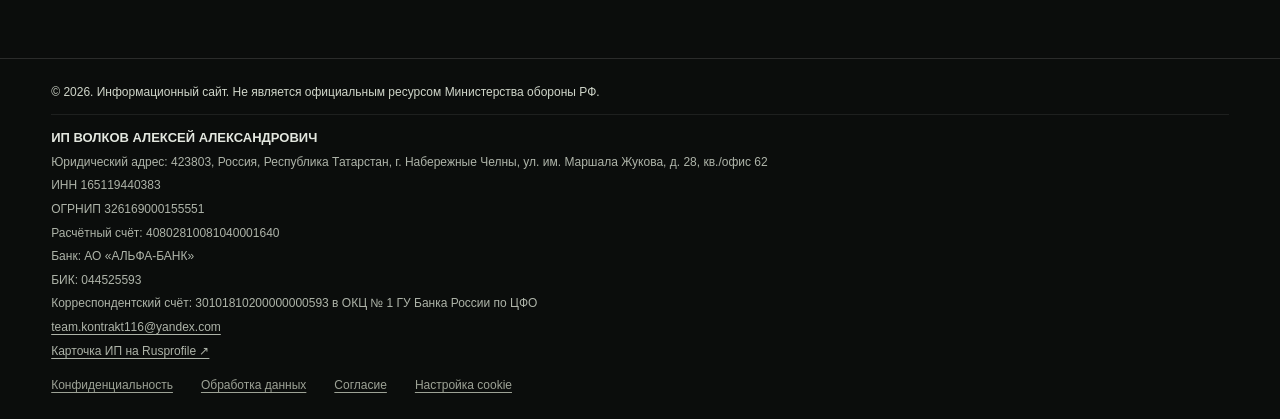
<file: attention.html>
<!doctype html>
<html lang="ru">
<head>
  <meta charset="utf-8">
  <meta name="viewport" content="width=device-width, initial-scale=1">
  <meta name="robots" content="index, follow, max-image-preview:large">
  <link rel="canonical" href="https://svo.tatar/attention.html">
  <meta name="theme-color" content="#0b0d0c">
  <title>Внимание: как связаться с Контракт116</title>
  <meta name="description" content="Почему Контракт116 не публикует номер телефона и как связаться с нами через MAX или Telegram.">
  <link rel="icon" href="favicon.ico" sizes="any">
  <link rel="icon" href="assets/favicon-32.png" type="image/png" sizes="32x32">
  <link rel="apple-touch-icon" href="assets/apple-touch-icon.png" sizes="180x180">
  <link rel="manifest" href="site.webmanifest">
  <link rel="stylesheet" href="styles.css?v=20260930-2">
  <style>
    .info-page{min-height:100svh;background:radial-gradient(circle at 100% 0,rgba(155,170,101,.12),transparent 35%),#0b0d0c}
    .info-header{position:sticky;top:0;z-index:10;background:rgba(11,13,12,.96);border-bottom:1px solid var(--line);backdrop-filter:blur(12px)}
    .info-header .tricolor{height:3px}.info-header-inner{min-height:76px;display:flex;align-items:center;justify-content:space-between;gap:20px}.info-brand{display:inline-flex;align-items:center;gap:10px;font:800 17px/1 var(--display);letter-spacing:.08em;text-transform:uppercase}.info-brand img{width:38px;height:38px;object-fit:contain}.info-back{color:var(--olive);font:700 11px/1.4 var(--display);letter-spacing:.08em;text-transform:uppercase;text-align:right}
    .info-main{padding:clamp(52px,8vw,112px) 0 92px}.info-kicker{display:block;color:var(--olive);font:10px/1.4 var(--mono);letter-spacing:.16em;text-transform:uppercase;margin-bottom:22px}.info-main h1{max-width:900px;font:900 clamp(46px,9vw,108px)/.9 var(--display);letter-spacing:-.055em;text-transform:uppercase;overflow-wrap:normal;hyphens:none;margin-bottom:34px}.info-lead{max-width:780px;color:#d1d5c9;font-size:clamp(18px,2.2vw,24px);line-height:1.45;margin-bottom:44px}.info-layout{display:grid;grid-template-columns:minmax(0,1fr) minmax(260px,340px);gap:clamp(35px,7vw,100px)}.info-content{max-width:760px}.info-content section{padding:30px 0;border-top:1px solid var(--line)}.info-content h2{font:800 clamp(25px,3vw,38px)/1.1 var(--display);text-transform:uppercase;letter-spacing:-.025em;margin-bottom:15px}.info-content p,.info-content li{color:#b7bcb1;font-size:16px;line-height:1.7}.info-content ul{padding-left:22px}.info-content li+li{margin-top:10px}.info-content a:not(.button),.info-footer a{text-decoration:underline;text-underline-offset:3px}.info-aside{height:max-content;position:sticky;top:110px;padding:28px;background:#171b15;border:1px solid rgba(155,170,101,.35)}.info-aside>span{display:block;color:var(--olive);font:10px/1 var(--mono);letter-spacing:.13em;margin-bottom:20px}.info-aside h2{font:800 27px/1.05 var(--display);text-transform:uppercase;margin-bottom:12px}.info-aside p{color:#b5bbae;font-size:14px;margin-bottom:24px}.info-aside .button{width:100%;margin-top:10px;justify-content:space-between}.info-footer{border-top:1px solid var(--line);padding:24px 0;color:#9da296;font-size:12px}.info-footer .container{display:flex;flex-wrap:wrap;gap:12px 28px}.info-footer a:first-child{margin-right:auto}.info-page .cookie-notice{position:fixed;left:18px;right:18px;bottom:18px;z-index:50;max-width:900px;margin:auto;padding:20px;display:flex;align-items:center;gap:18px;background:#e9e9df;color:#151811;border:1px solid #a8b47b;box-shadow:0 20px 50px rgba(0,0,0,.4)}.info-page .cookie-notice[hidden]{display:none}.cookie-notice p{margin:0;flex:1;font-size:13px;line-height:1.45}.cookie-notice a{text-decoration:underline;text-underline-offset:2px}.info-page .cookie-actions{display:flex;align-items:stretch;gap:10px;flex:0 0 auto}.cookie-notice button{border:0;background:#728248;color:#fff;padding:12px 18px;cursor:pointer;font:700 11px/1.2 var(--display);text-transform:uppercase;white-space:nowrap}.info-page .cookie-notice .cookie-decline{background:transparent;color:#28301f;border:1px solid #728248}.cookie-notice button:focus-visible,.info-page a:focus-visible{outline:2px solid var(--olive);outline-offset:3px}
    @media(max-width:760px){.info-main{padding-top:54px}.info-main h1{font-size:clamp(44px,13vw,72px);line-height:.94}.info-layout{grid-template-columns:1fr}.info-aside{position:static;grid-row:1}.info-content p,.info-content li{font-size:15px}.info-page .cookie-notice{bottom:10px;left:10px;right:10px;display:block;padding:16px}.info-page .cookie-actions{display:grid;grid-template-columns:1fr;gap:8px;margin-top:13px}.cookie-notice button{width:100%;white-space:normal}}
  </style>
  <script defer src="app.js?v=20260930-2"></script>
</head>
<body class="info-page">
  <a class="skip-link" href="#main">Перейти к содержанию</a>
  <header class="info-header">
    <div class="tricolor" aria-hidden="true"><i></i><i></i><i></i></div>
    <div class="container info-header-inner">
      <a class="info-brand" href="./"><img src="assets/logo-uav-tatarstan-96.webp" width="38" height="38" alt="" aria-hidden="true">Контракт116</a>
      <a class="info-back" href="./">← На главную</a>
    </div>
  </header>
  <main id="main" class="container info-main">
    <span class="info-kicker">Важная информация / связь</span>
    <h1>Внимание:<br>как с нами связаться</h1>
    <p class="info-lead">Мы не указываем на сайте номер телефона. Если хотите задать вопрос о направлении БПЛА и порядке отбора, напишите нам в MAX или Telegram по ссылкам ниже.</p>
    <div class="info-layout">
      <div class="info-content">
        <section aria-labelledby="why-no-phone">
          <h2 id="why-no-phone">Почему без номера телефона</h2>
          <p>Нам удобнее отвечать письменно: можно спокойно уточнить вопрос и вернуться к ответу. Вы можете перейти в MAX или Telegram либо оставить минимальное обращение в форме на главной странице. Номер телефона указывать необязательно: для ответа подойдёт ник в мессенджере или email.</p>
          <p>Переписка начинается только после вашего перехода в выбранный мессенджер. Какие сведения сообщать, решаете вы; сначала можно просто задать вопрос.</p>
        </section>
        <section aria-labelledby="check-contact">
          <h2 id="check-contact">Как проверить способ связи</h2>
          <ul>
            <li>Переходите в MAX или Telegram по кнопкам на этой странице или на главной странице сайта.</li>
            <li>Если вам кто-то позвонил и представился от имени «Контракт116», сам по себе такой звонок не подтверждает связь с нами: номер телефона мы здесь не публикуем. При сомнении уточните информацию через ссылки на сайте.</li>
            <li>Не сообщайте незнакомым людям коды из SMS, пароли и данные банковских карт. Не переводите деньги по просьбе неизвестного собеседника.</li>
          </ul>
        </section>
        <section aria-labelledby="personal-data">
          <h2 id="personal-data">О личных данных</h2>
          <p>На этой странице мы не просим паспортные данные, военные документы и другие чувствительные сведения. Если вы добровольно напишете нам в мессенджере, содержание переписки будет доступно участникам диалога и самому сервису мессенджера по его правилам. Подробнее — в <a href="privacy.html">политике конфиденциальности</a>.</p>
        </section>
      </div>
      <aside class="info-aside" aria-labelledby="contact-title">
        <span>СВЯЗЬ С ПРОЕКТОМ</span>
        <h2 id="contact-title">Напишите нам</h2>
        <p>Выберите удобный мессенджер. Ссылка откроется в новой вкладке или приложении.</p>
        <a class="button button-primary messenger-link" href="https://max.ru/u/f9LHodD0cOJzSvKBxuQrFqN4LVrrlp5cW7s5kZQpciR3ggk28QcXMM4P8LQ" target="_blank" rel="noopener noreferrer"><img class="messenger-icon max-icon" src="assets/max-dark.svg" width="22" height="22" alt="">Написать в MAX</a>
        <a class="button button-outline messenger-link" href="https://t.me/contract_tat" target="_blank" rel="noopener noreferrer"><svg class="messenger-icon" viewBox="0 0 24 24" aria-hidden="true"><path d="M21.4 3.1 3.2 10.2c-1.2.5-1.2 1.2-.2 1.5l4.7 1.5 1.8 5.5c.3.9.8 1 1.4.4l2.6-2.5 4.7 3.5c.9.5 1.5.2 1.8-.9l3-14.4c.3-1.3-.5-1.9-1.6-1.7Zm-12 9.7 8.8-5.5-7.1 6.8-.3 3.1-1.4-4.4Z"/></svg>Написать в Telegram</a>
      </aside>
    </div>
  </main>
  <footer class="info-footer"><div class="container"><span class="legal-line">© 2026. Информационный сайт. Не является официальным ресурсом Министерства обороны РФ.</span><div class="info-requisites"><strong>ИП Волков Алексей Александрович</strong><address>Юридический адрес: 423803, Россия, Республика Татарстан, г. Набережные Челны, ул. им. Маршала Жукова, д. 28, кв./офис 62</address><div class="info-requisites-data"><span>ИНН 165119440383</span><span>ОГРНИП 326169000155551</span><span>Расчётный счёт: 40802810081040001640</span><span>Банк: АО «АЛЬФА-БАНК»</span><span>БИК: 044525593</span><span>Корреспондентский счёт: 30101810200000000593 в ОКЦ № 1 ГУ Банка России по ЦФО</span></div><a href="mailto:team.kontrakt116@yandex.com">team.kontrakt116@yandex.com</a><a href="https://www.rusprofile.ru/ip/326169000155551" target="_blank" rel="noopener noreferrer">Карточка ИП на Rusprofile ↗</a></div><a href="privacy.html">Конфиденциальность</a><a href="personal.html">Обработка данных</a><a href="consent.html">Согласие</a><button type="button" data-cookie-settings>Настройка cookie</button></div></footer>
  <aside class="cookie-notice" role="region" aria-label="Уведомление о cookie" hidden>
    <p>Мы используем необходимые cookie и, с вашего согласия, Яндекс Метрику № 112543150 для статистики и улучшения сайта. Аналитика не загружается до вашего выбора. <a href="privacy.html">Подробнее</a>.</p>
    <div class="cookie-actions">
      <button type="button" data-cookie-accept>Разрешить аналитику</button>
      <button class="cookie-decline" type="button" data-cookie-decline>Отклонить</button>
    </div>
  </aside>
</body>
</html>
</file>
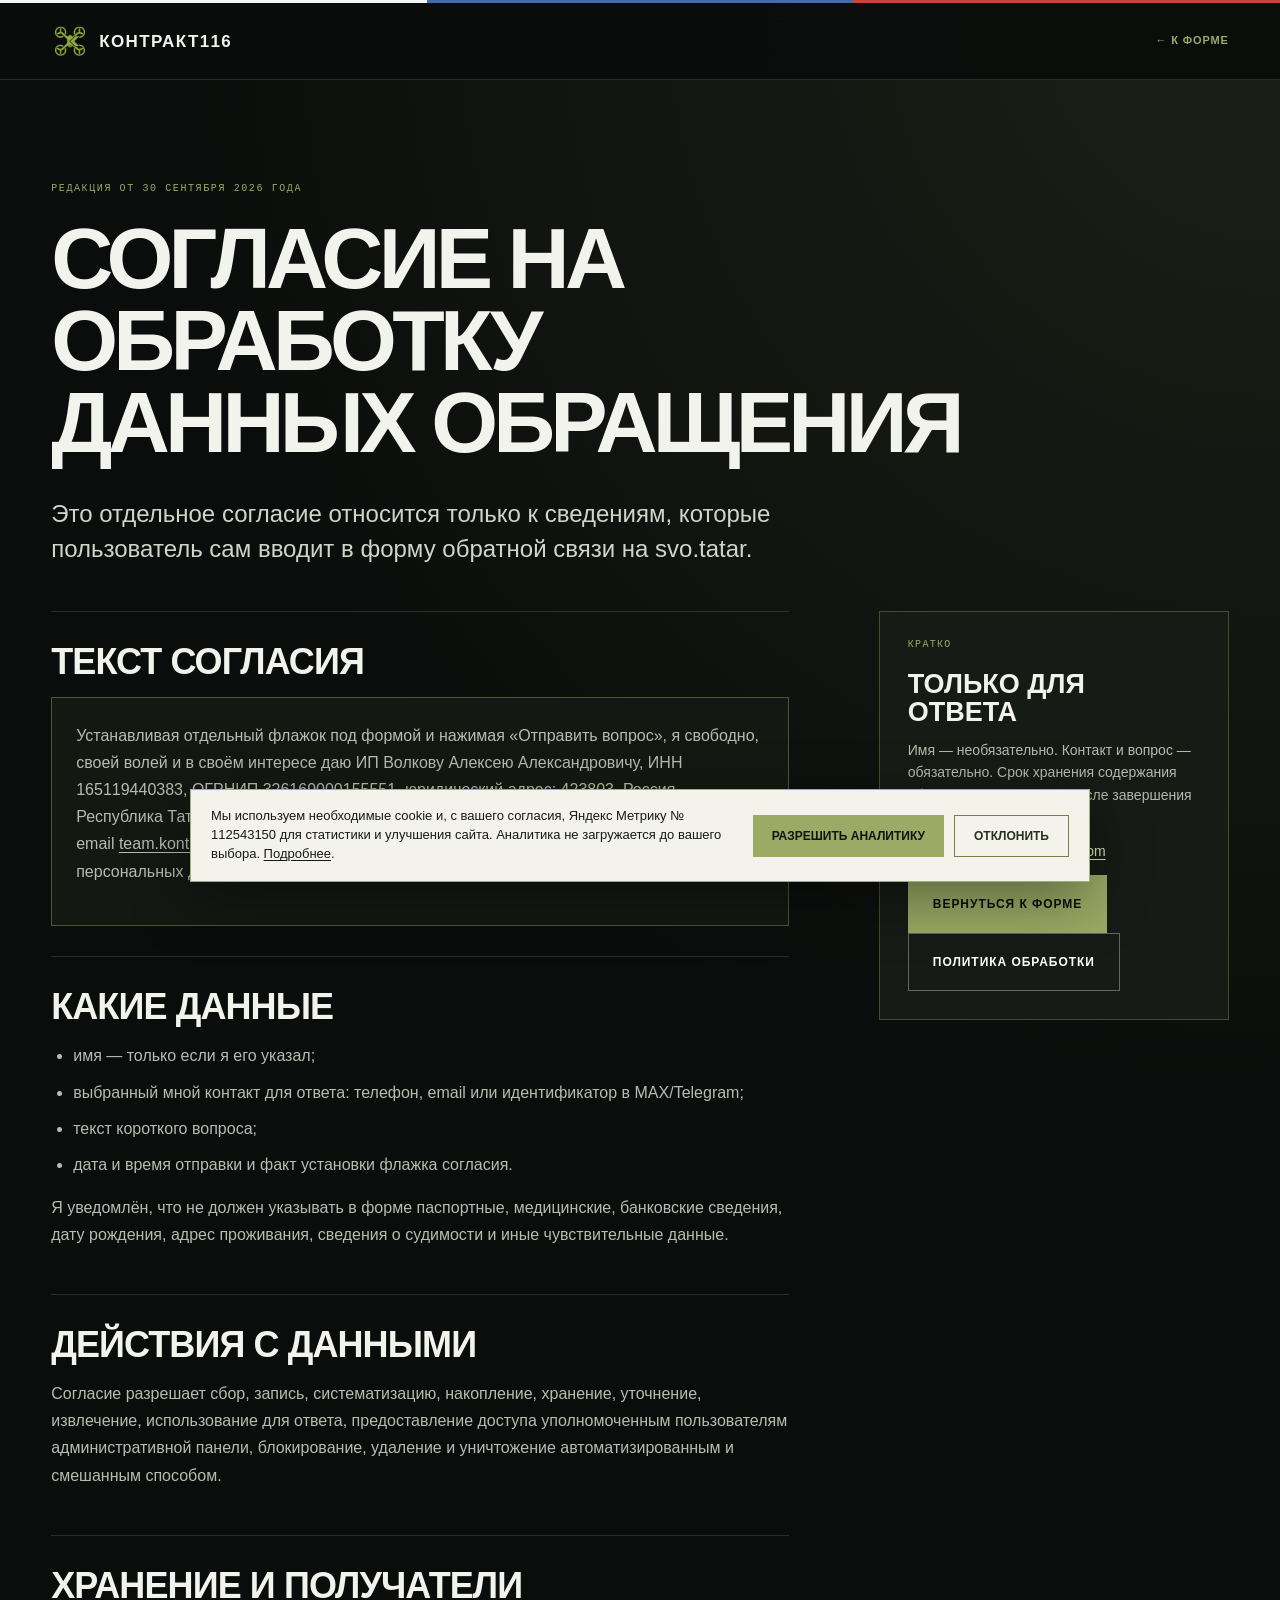
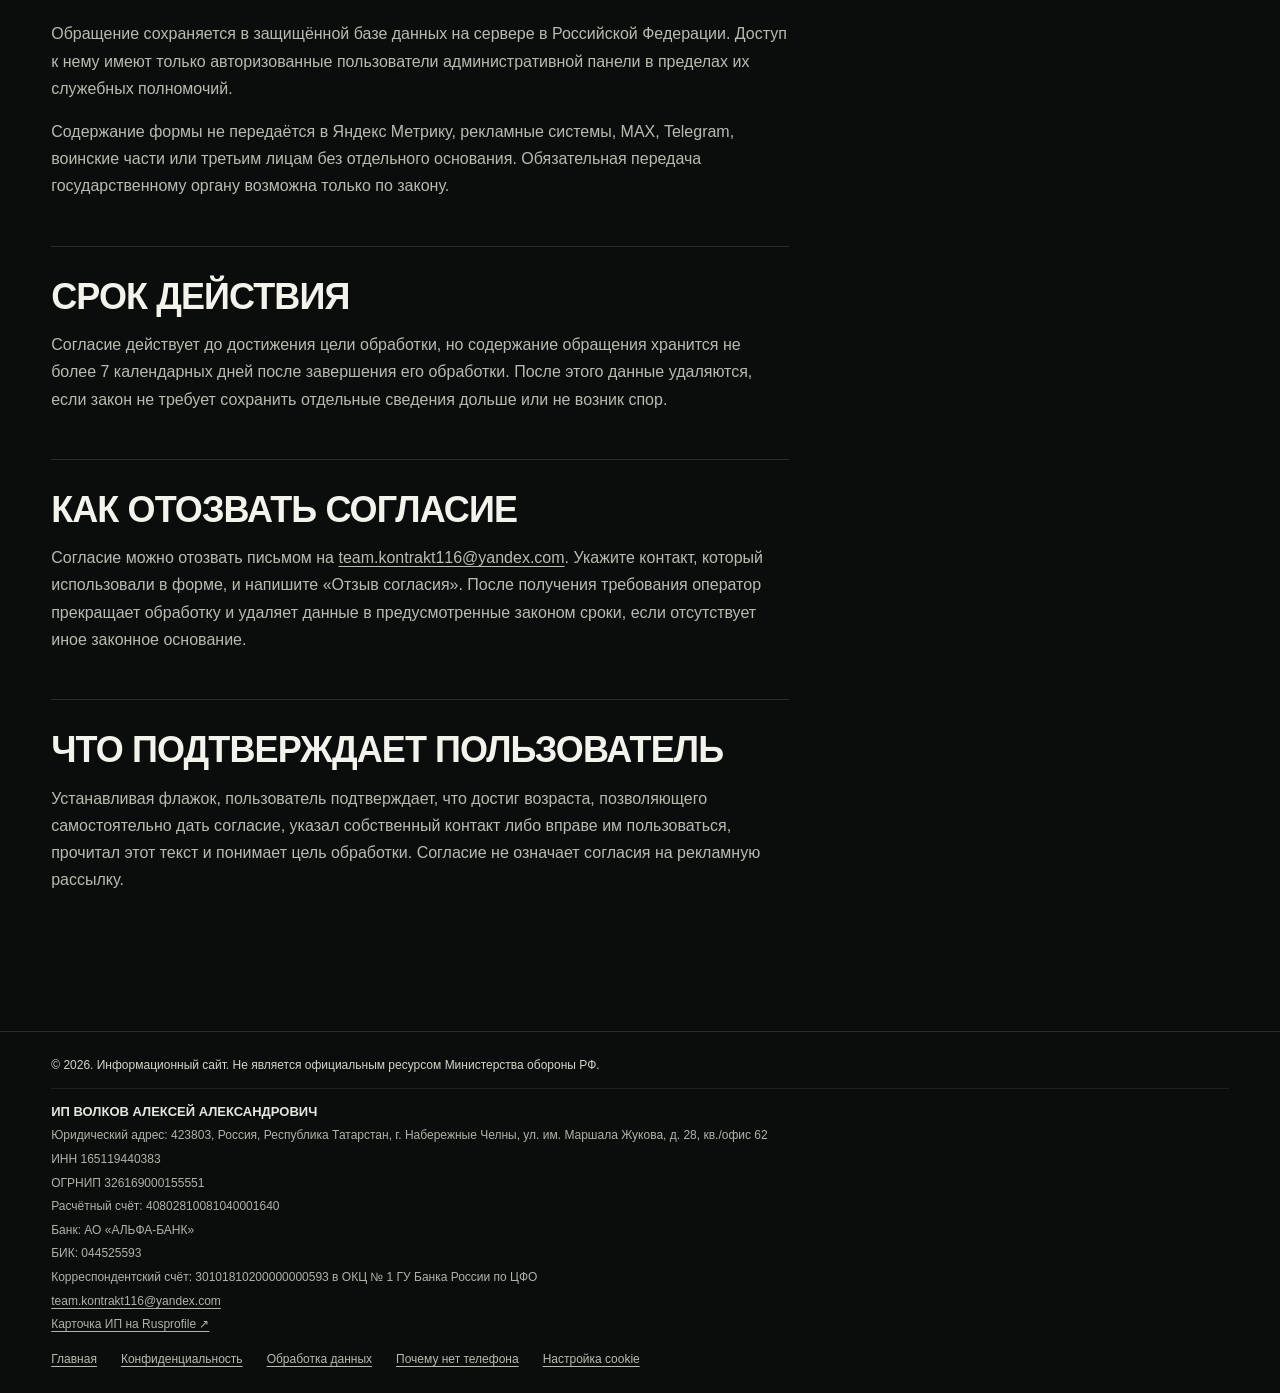
<file: consent.html>
<!doctype html>
<html lang="ru">
<head>
  <meta charset="utf-8">
  <meta name="viewport" content="width=device-width, initial-scale=1">
  <meta name="robots" content="index, follow, max-image-preview:large">
  <link rel="canonical" href="https://svo.tatar/consent.html">
  <meta name="theme-color" content="#0b0d0c">
  <title>Согласие на обработку данных обращения — Контракт116</title>
  <meta name="description" content="Отдельное согласие на обработку данных, указанных в форме обратной связи на svo.tatar.">
  <link rel="icon" href="favicon.ico" sizes="any"><link rel="icon" href="assets/favicon-32.png" type="image/png" sizes="32x32"><link rel="apple-touch-icon" href="assets/apple-touch-icon.png" sizes="180x180"><link rel="manifest" href="site.webmanifest">
  <link rel="stylesheet" href="styles.css?v=20260930-2">
  <style>
    .info-page{min-height:100svh;background:radial-gradient(circle at 100% 0,rgba(155,170,101,.12),transparent 35%),#0b0d0c}.info-header{position:sticky;top:0;z-index:10;background:rgba(11,13,12,.96);border-bottom:1px solid var(--line);backdrop-filter:blur(12px)}.info-header .tricolor{height:3px}.info-header-inner{min-height:76px;display:flex;align-items:center;justify-content:space-between;gap:20px}.info-brand{display:inline-flex;align-items:center;gap:10px;font:800 17px/1 var(--display);letter-spacing:.08em;text-transform:uppercase}.info-brand img{width:38px;height:38px;object-fit:contain}.info-back{color:var(--olive);font:700 11px/1.4 var(--display);letter-spacing:.08em;text-transform:uppercase;text-align:right}.info-main{padding:clamp(52px,8vw,112px) 0 92px}.info-kicker{display:block;color:var(--olive);font:10px/1.4 var(--mono);letter-spacing:.16em;text-transform:uppercase;margin-bottom:22px}.info-main h1{max-width:1050px;font:900 clamp(40px,7.5vw,86px)/.95 var(--display);letter-spacing:-.055em;text-transform:uppercase;margin-bottom:34px}.info-lead{max-width:850px;color:#d1d5c9;font-size:clamp(18px,2.2vw,24px);line-height:1.45;margin-bottom:44px}.info-layout{display:grid;grid-template-columns:minmax(0,1fr) minmax(270px,350px);gap:clamp(35px,7vw,100px)}.info-content{max-width:800px}.info-content section{padding:30px 0;border-top:1px solid var(--line)}.info-content h2{font:800 clamp(24px,3vw,36px)/1.1 var(--display);text-transform:uppercase;letter-spacing:-.025em;margin-bottom:15px}.info-content p,.info-content li{color:#b7bcb1;font-size:16px;line-height:1.7}.info-content ul{padding-left:22px}.info-content li+li{margin-top:9px}.info-content a:not(.button),.info-footer a{text-decoration:underline;text-underline-offset:3px}.info-aside{height:max-content;position:sticky;top:110px;padding:28px;background:#171b15;border:1px solid rgba(155,170,101,.35)}.info-aside>span{display:block;color:var(--olive);font:10px/1 var(--mono);letter-spacing:.13em;margin-bottom:20px}.info-aside h2{font:800 27px/1.05 var(--display);text-transform:uppercase;margin-bottom:12px}.info-aside p{color:#b5bbae;font-size:14px;margin-bottom:12px}.info-aside a:not(.button){color:#dce5be;text-decoration:underline;text-underline-offset:3px}.info-footer{border-top:1px solid var(--line);padding:24px 0;color:#b6bcb1;font-size:12px}.info-footer .container{display:flex;flex-wrap:wrap;gap:12px 24px}.info-footer .legal-line{width:100%;color:#d0d6ca}.info-footer a:last-child{margin-left:auto}.consent-box{padding:24px;border:1px solid rgba(155,170,101,.42);background:#141813}.info-page .cookie-notice{position:fixed;left:18px;right:18px;bottom:18px;z-index:50;max-width:900px;margin:auto}
    @media(max-width:760px){.info-main{padding-top:54px}.info-main h1{font-size:clamp(36px,10.3vw,62px);line-height:.98}.info-layout{grid-template-columns:1fr}.info-aside{position:static;grid-row:1}.info-content p,.info-content li{font-size:15px}.info-footer a:last-child{margin-left:0}}
  </style>
  <script defer src="app.js?v=20260930-2"></script>
</head>
<body class="info-page">
  <a class="skip-link" href="#main">Перейти к содержанию</a>
  <header class="info-header"><div class="tricolor" aria-hidden="true"><i></i><i></i><i></i></div><div class="container info-header-inner"><a class="info-brand" href="./"><img src="assets/logo-uav-tatarstan-96.webp" width="38" height="38" alt="" aria-hidden="true">Контракт116</a><a class="info-back" href="./#contact-form">← К форме</a></div></header>
  <main id="main" class="container info-main">
    <span class="info-kicker">Редакция от 30 сентября 2026 года</span>
    <h1>Согласие на обработку<br>данных обращения</h1>
    <p class="info-lead">Это отдельное согласие относится только к сведениям, которые пользователь сам вводит в форму обратной связи на svo.tatar.</p>
    <div class="info-layout">
      <div class="info-content">
        <section aria-labelledby="consent-text">
          <h2 id="consent-text">Текст согласия</h2>
          <div class="consent-box">
            <p>Устанавливая отдельный флажок под формой и нажимая «Отправить вопрос», я свободно, своей волей и в своём интересе даю ИП Волкову Алексею Александровичу, ИНН 165119440383, ОГРНИП 326169000155551, юридический адрес: 423803, Россия, Республика Татарстан, г. Набережные Челны, ул. им. Маршала Жукова, д. 28, кв./офис 62, email <a href="mailto:team.kontrakt116@yandex.com">team.kontrakt116@yandex.com</a>, согласие на обработку указанных мной в форме персональных данных для рассмотрения моего обращения и связи со мной.</p>
          </div>
        </section>
        <section aria-labelledby="data">
          <h2 id="data">Какие данные</h2>
          <ul><li>имя — только если я его указал;</li><li>выбранный мной контакт для ответа: телефон, email или идентификатор в MAX/Telegram;</li><li>текст короткого вопроса;</li><li>дата и время отправки и факт установки флажка согласия.</li></ul>
          <p>Я уведомлён, что не должен указывать в форме паспортные, медицинские, банковские сведения, дату рождения, адрес проживания, сведения о судимости и иные чувствительные данные.</p>
        </section>
        <section aria-labelledby="actions">
          <h2 id="actions">Действия с данными</h2>
          <p>Согласие разрешает сбор, запись, систематизацию, накопление, хранение, уточнение, извлечение, использование для ответа, предоставление доступа уполномоченным пользователям административной панели, блокирование, удаление и уничтожение автоматизированным и смешанным способом.</p>
        </section>
        <section aria-labelledby="delivery">
          <h2 id="delivery">Хранение и получатели</h2>
          <p>Обращение сохраняется в защищённой базе данных на сервере в Российской Федерации. Доступ к нему имеют только авторизованные пользователи административной панели в пределах их служебных полномочий.</p>
          <p>Содержание формы не передаётся в Яндекс Метрику, рекламные системы, MAX, Telegram, воинские части или третьим лицам без отдельного основания. Обязательная передача государственному органу возможна только по закону.</p>
        </section>
        <section aria-labelledby="term">
          <h2 id="term">Срок действия</h2>
          <p>Согласие действует до достижения цели обработки, но содержание обращения хранится не более 7 календарных дней после завершения его обработки. После этого данные удаляются, если закон не требует сохранить отдельные сведения дольше или не возник спор.</p>
        </section>
        <section aria-labelledby="withdraw">
          <h2 id="withdraw">Как отозвать согласие</h2>
          <p>Согласие можно отозвать письмом на <a href="mailto:team.kontrakt116@yandex.com">team.kontrakt116@yandex.com</a>. Укажите контакт, который использовали в форме, и напишите «Отзыв согласия». После получения требования оператор прекращает обработку и удаляет данные в предусмотренные законом сроки, если отсутствует иное законное основание.</p>
        </section>
        <section aria-labelledby="confirmation">
          <h2 id="confirmation">Что подтверждает пользователь</h2>
          <p>Устанавливая флажок, пользователь подтверждает, что достиг возраста, позволяющего самостоятельно дать согласие, указал собственный контакт либо вправе им пользоваться, прочитал этот текст и понимает цель обработки. Согласие не означает согласия на рекламную рассылку.</p>
        </section>
      </div>
      <aside class="info-aside" aria-labelledby="summary"><span>КРАТКО</span><h2 id="summary">Только для ответа</h2><p>Имя — необязательно. Контакт и вопрос — обязательно. Срок хранения содержания обращения — до 7 дней после завершения обработки.</p><p><a href="mailto:team.kontrakt116@yandex.com">team.kontrakt116@yandex.com</a></p><a class="button button-primary" href="./#contact-form">Вернуться к форме</a><a class="button button-outline" href="personal.html">Политика обработки</a></aside>
    </div>
  </main>
  <footer class="info-footer"><div class="container"><span class="legal-line">© 2026. Информационный сайт. Не является официальным ресурсом Министерства обороны РФ.</span><div class="info-requisites"><strong>ИП Волков Алексей Александрович</strong><address>Юридический адрес: 423803, Россия, Республика Татарстан, г. Набережные Челны, ул. им. Маршала Жукова, д. 28, кв./офис 62</address><div class="info-requisites-data"><span>ИНН 165119440383</span><span>ОГРНИП 326169000155551</span><span>Расчётный счёт: 40802810081040001640</span><span>Банк: АО «АЛЬФА-БАНК»</span><span>БИК: 044525593</span><span>Корреспондентский счёт: 30101810200000000593 в ОКЦ № 1 ГУ Банка России по ЦФО</span></div><a href="mailto:team.kontrakt116@yandex.com">team.kontrakt116@yandex.com</a><a href="https://www.rusprofile.ru/ip/326169000155551" target="_blank" rel="noopener noreferrer">Карточка ИП на Rusprofile ↗</a></div><a href="./">Главная</a><a href="privacy.html">Конфиденциальность</a><a href="personal.html">Обработка данных</a><a href="attention.html">Почему нет телефона</a><button type="button" data-cookie-settings>Настройка cookie</button></div></footer>
  <aside class="cookie-notice" role="region" aria-label="Уведомление о cookie" hidden><p>Мы используем необходимые cookie и, с вашего согласия, Яндекс Метрику № 112543150 для статистики и улучшения сайта. Аналитика не загружается до вашего выбора. <a href="privacy.html">Подробнее</a>.</p><div class="cookie-actions"><button type="button" data-cookie-accept>Разрешить аналитику</button><button class="cookie-decline" type="button" data-cookie-decline>Отклонить</button></div></aside>
</body>
</html>
</file>
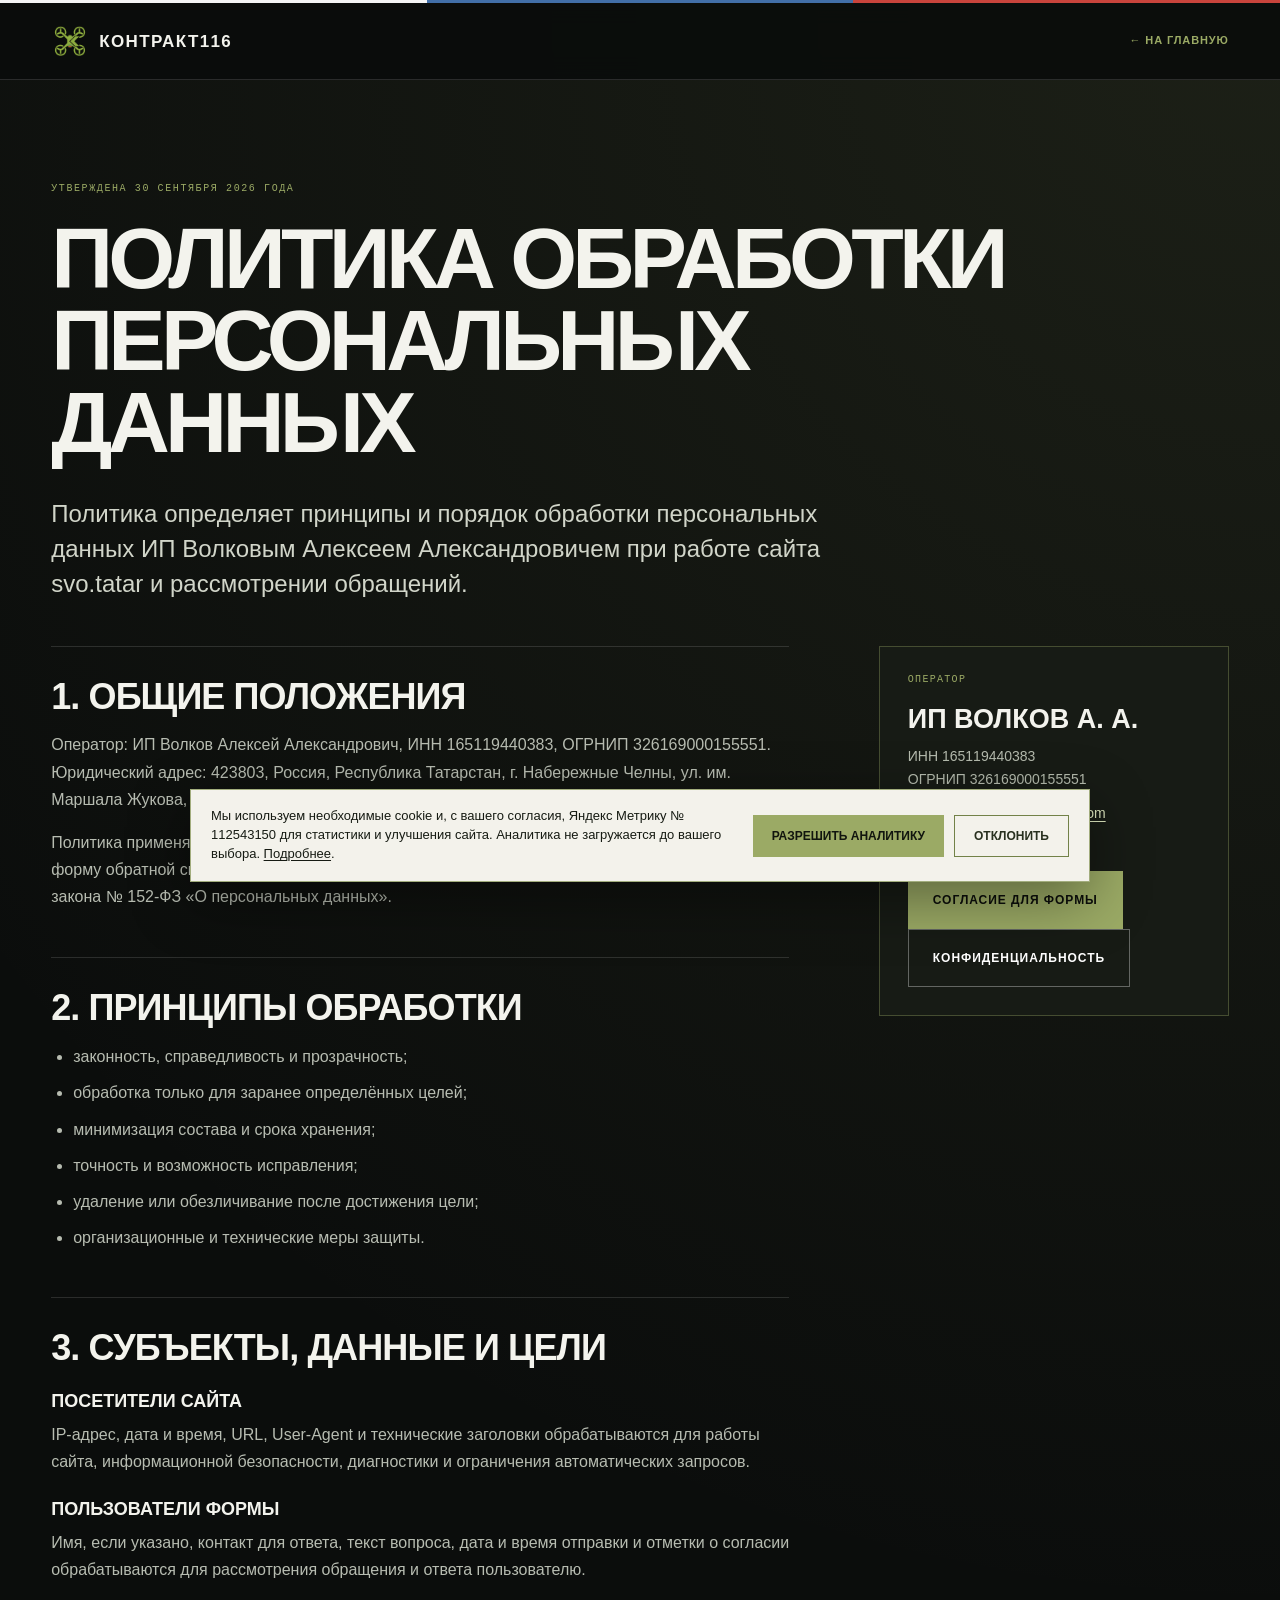
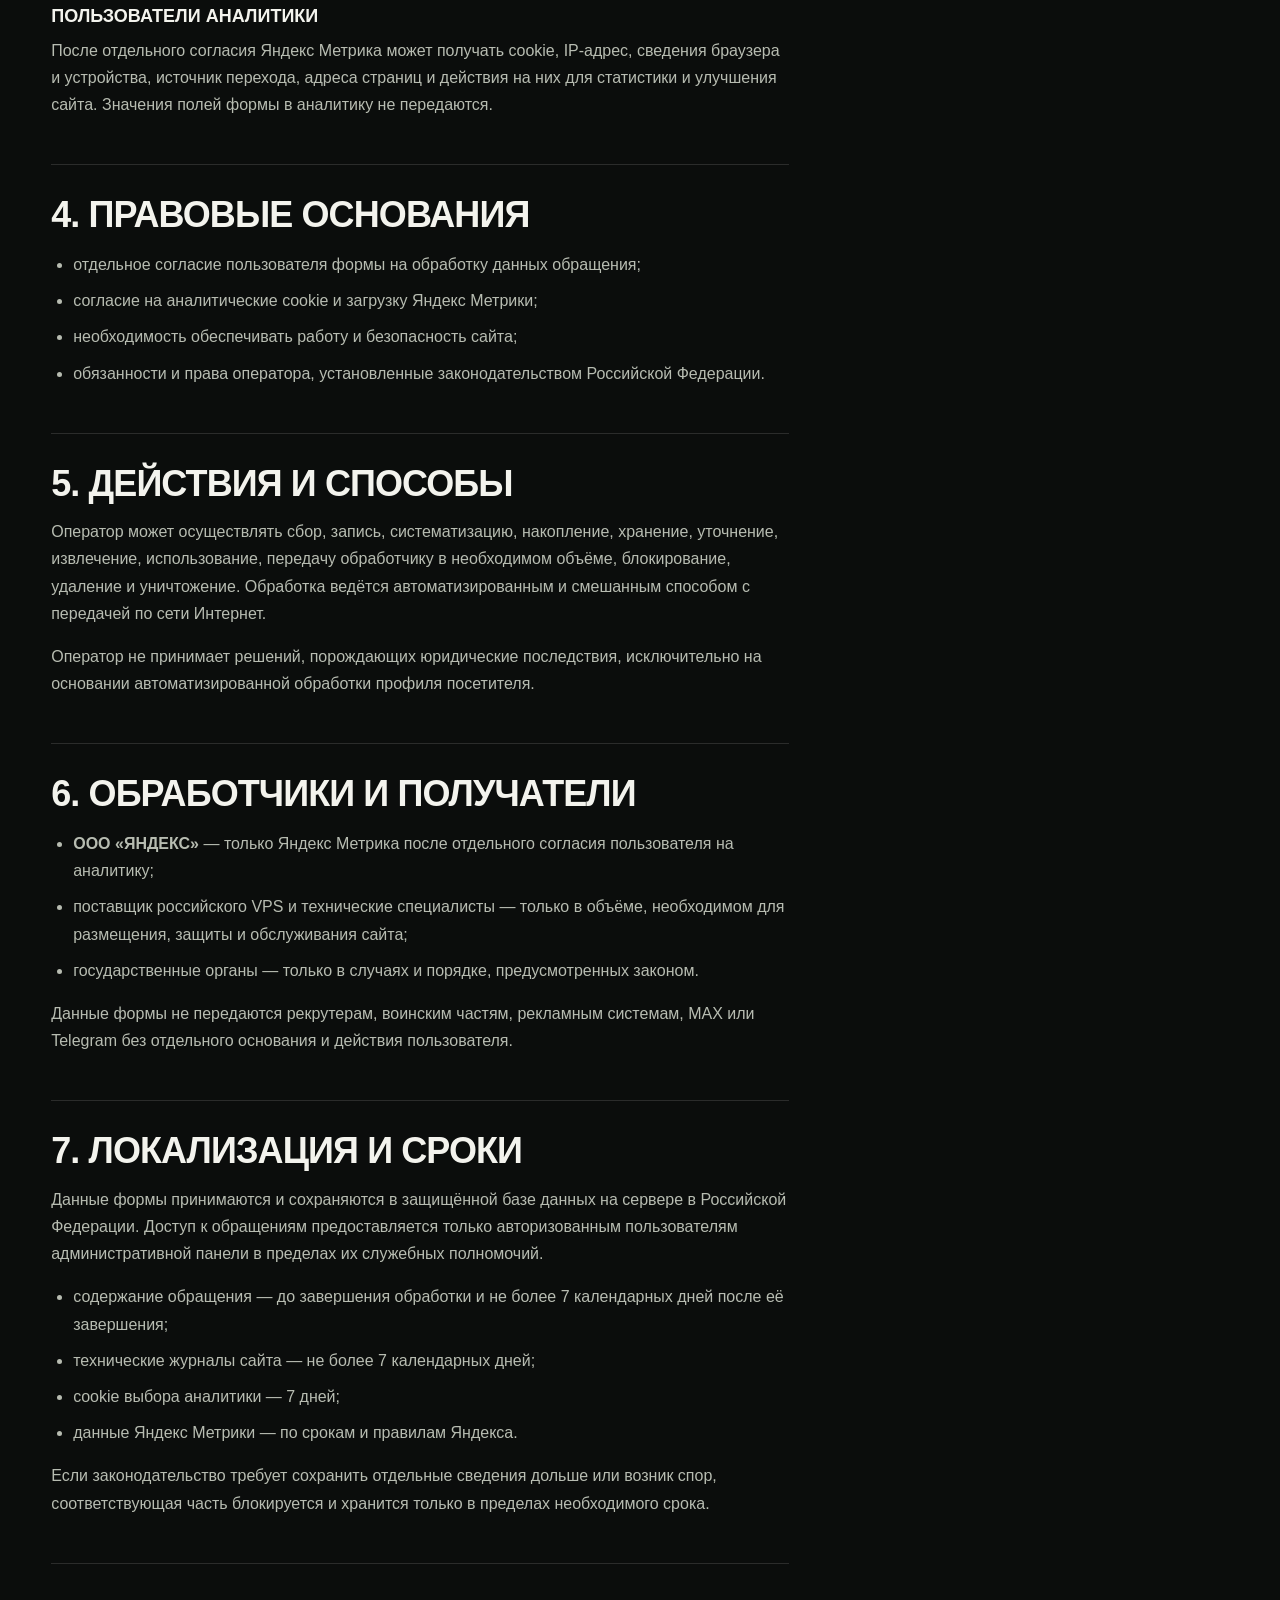
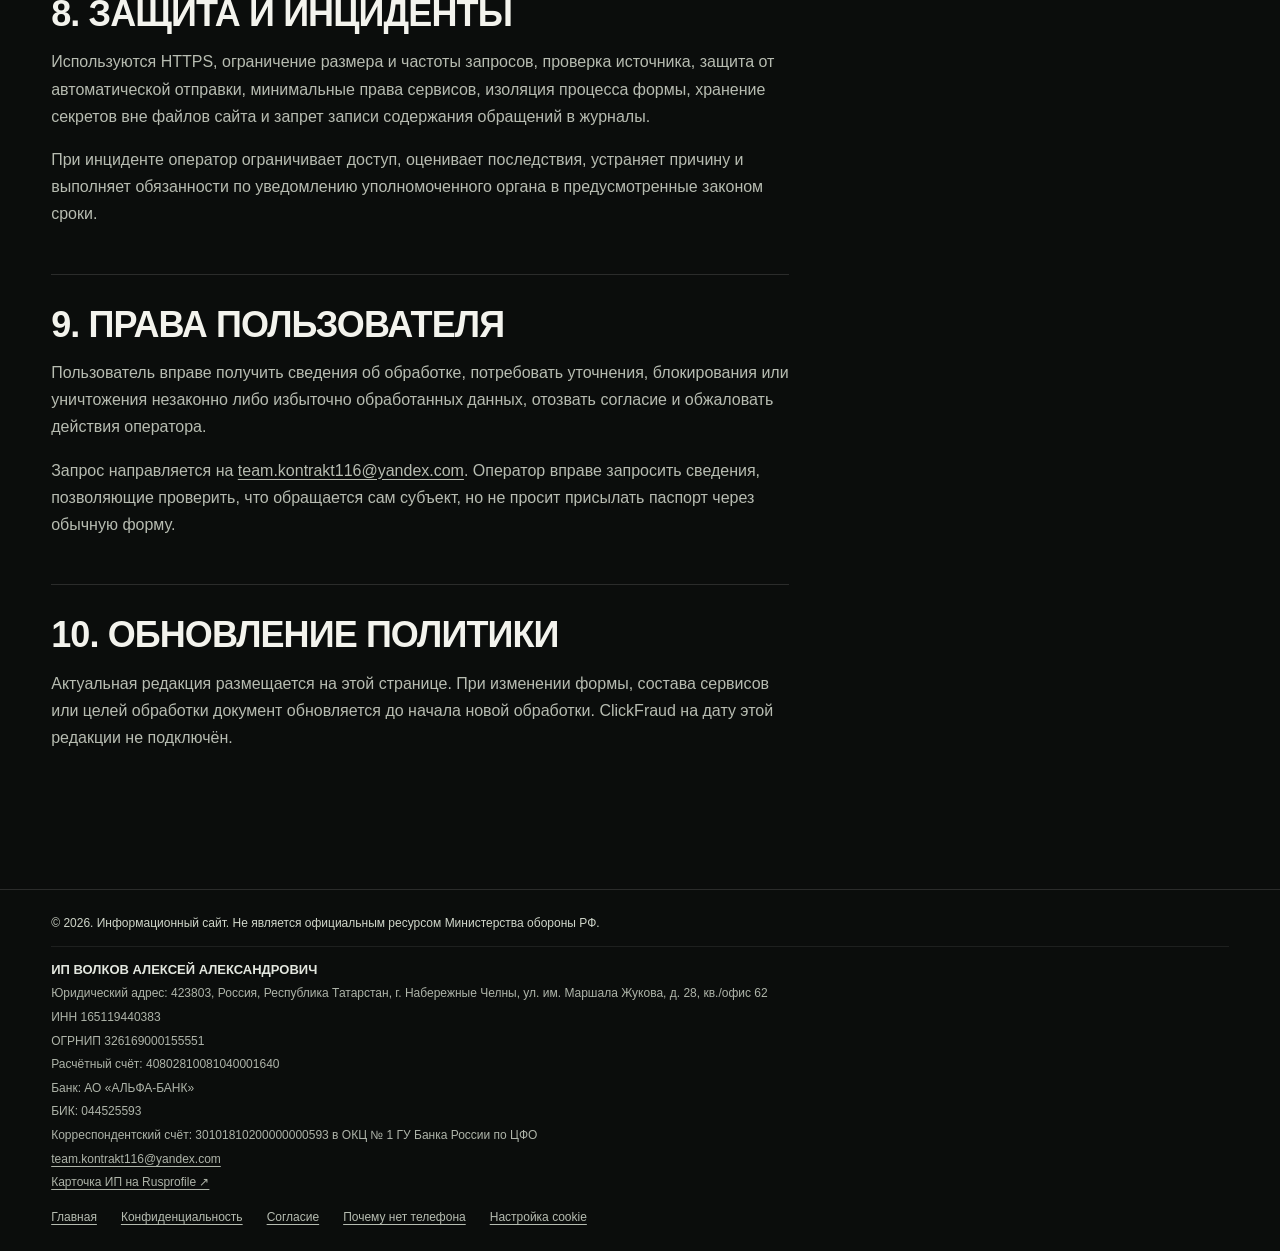
<file: personal.html>
<!doctype html>
<html lang="ru">
<head>
  <meta charset="utf-8">
  <meta name="viewport" content="width=device-width, initial-scale=1">
  <meta name="robots" content="index, follow, max-image-preview:large">
  <link rel="canonical" href="https://svo.tatar/personal.html">
  <meta name="theme-color" content="#0b0d0c">
  <title>Политика обработки персональных данных — Контракт116</title>
  <meta name="description" content="Политика ИП Волкова Алексея Александровича в отношении обработки персональных данных на сайте svo.tatar.">
  <link rel="icon" href="favicon.ico" sizes="any"><link rel="icon" href="assets/favicon-32.png" type="image/png" sizes="32x32"><link rel="apple-touch-icon" href="assets/apple-touch-icon.png" sizes="180x180"><link rel="manifest" href="site.webmanifest">
  <link rel="stylesheet" href="styles.css?v=20260930-2">
  <style>
    .info-page{min-height:100svh;background:radial-gradient(circle at 100% 0,rgba(155,170,101,.12),transparent 35%),#0b0d0c}.info-header{position:sticky;top:0;z-index:10;background:rgba(11,13,12,.96);border-bottom:1px solid var(--line);backdrop-filter:blur(12px)}.info-header .tricolor{height:3px}.info-header-inner{min-height:76px;display:flex;align-items:center;justify-content:space-between;gap:20px}.info-brand{display:inline-flex;align-items:center;gap:10px;font:800 17px/1 var(--display);letter-spacing:.08em;text-transform:uppercase}.info-brand img{width:38px;height:38px;object-fit:contain}.info-back{color:var(--olive);font:700 11px/1.4 var(--display);letter-spacing:.08em;text-transform:uppercase;text-align:right}.info-main{padding:clamp(52px,8vw,112px) 0 92px}.info-kicker{display:block;color:var(--olive);font:10px/1.4 var(--mono);letter-spacing:.16em;text-transform:uppercase;margin-bottom:22px}.info-main h1{max-width:1050px;font:900 clamp(40px,7.5vw,86px)/.95 var(--display);letter-spacing:-.055em;text-transform:uppercase;margin-bottom:34px}.info-lead{max-width:850px;color:#d1d5c9;font-size:clamp(18px,2.2vw,24px);line-height:1.45;margin-bottom:44px}.info-layout{display:grid;grid-template-columns:minmax(0,1fr) minmax(270px,350px);gap:clamp(35px,7vw,100px)}.info-content{max-width:800px}.info-content section{padding:30px 0;border-top:1px solid var(--line)}.info-content h2{font:800 clamp(24px,3vw,36px)/1.1 var(--display);text-transform:uppercase;letter-spacing:-.025em;margin-bottom:15px}.info-content h3{font:700 18px/1.3 var(--display);text-transform:uppercase;margin:22px 0 8px}.info-content p,.info-content li{color:#b7bcb1;font-size:16px;line-height:1.7}.info-content ul{padding-left:22px}.info-content li+li{margin-top:9px}.info-content a:not(.button),.info-footer a{text-decoration:underline;text-underline-offset:3px}.info-aside{height:max-content;position:sticky;top:110px;padding:28px;background:#171b15;border:1px solid rgba(155,170,101,.35)}.info-aside>span{display:block;color:var(--olive);font:10px/1 var(--mono);letter-spacing:.13em;margin-bottom:20px}.info-aside h2{font:800 27px/1.05 var(--display);text-transform:uppercase;margin-bottom:12px}.info-aside p{color:#b5bbae;font-size:14px;margin-bottom:12px}.info-aside a:not(.button){color:#dce5be;text-decoration:underline;text-underline-offset:3px}.info-footer{border-top:1px solid var(--line);padding:24px 0;color:#b6bcb1;font-size:12px}.info-footer .container{display:flex;flex-wrap:wrap;gap:12px 24px}.info-footer .legal-line{width:100%;color:#d0d6ca}.info-footer a:last-child{margin-left:auto}.info-page .cookie-notice{position:fixed;left:18px;right:18px;bottom:18px;z-index:50;max-width:900px;margin:auto}
    @media(max-width:760px){.info-main{padding-top:54px}.info-main h1{font-size:clamp(36px,10.3vw,62px);line-height:.98}.info-layout{grid-template-columns:1fr}.info-aside{position:static;grid-row:1}.info-content p,.info-content li{font-size:15px}.info-footer a:last-child{margin-left:0}}
  </style>
  <script defer src="app.js?v=20260930-2"></script>
</head>
<body class="info-page">
  <a class="skip-link" href="#main">Перейти к содержанию</a>
  <header class="info-header"><div class="tricolor" aria-hidden="true"><i></i><i></i><i></i></div><div class="container info-header-inner"><a class="info-brand" href="./"><img src="assets/logo-uav-tatarstan-96.webp" width="38" height="38" alt="" aria-hidden="true">Контракт116</a><a class="info-back" href="./">← На главную</a></div></header>
  <main id="main" class="container info-main">
    <span class="info-kicker">Утверждена 30 сентября 2026 года</span>
    <h1>Политика обработки<br>персональных данных</h1>
    <p class="info-lead">Политика определяет принципы и порядок обработки персональных данных ИП Волковым Алексеем Александровичем при работе сайта svo.tatar и рассмотрении обращений.</p>
    <div class="info-layout">
      <div class="info-content">
        <section aria-labelledby="general">
          <h2 id="general">1. Общие положения</h2>
          <p>Оператор: ИП Волков Алексей Александрович, ИНН 165119440383, ОГРНИП 326169000155551. Юридический адрес: 423803, Россия, Республика Татарстан, г. Набережные Челны, ул. им. Маршала Жукова, д. 28, кв./офис 62. Email для обращений: <a href="mailto:team.kontrakt116@yandex.com">team.kontrakt116@yandex.com</a>.</p>
          <p>Политика применяется к информации, получаемой через svo.tatar, его серверную инфраструктуру, форму обратной связи и указанные на сайте каналы. Она разработана с учётом Федерального закона № 152-ФЗ «О персональных данных».</p>
        </section>
        <section aria-labelledby="principles">
          <h2 id="principles">2. Принципы обработки</h2>
          <ul><li>законность, справедливость и прозрачность;</li><li>обработка только для заранее определённых целей;</li><li>минимизация состава и срока хранения;</li><li>точность и возможность исправления;</li><li>удаление или обезличивание после достижения цели;</li><li>организационные и технические меры защиты.</li></ul>
        </section>
        <section aria-labelledby="subjects">
          <h2 id="subjects">3. Субъекты, данные и цели</h2>
          <h3>Посетители сайта</h3>
          <p>IP-адрес, дата и время, URL, User-Agent и технические заголовки обрабатываются для работы сайта, информационной безопасности, диагностики и ограничения автоматических запросов.</p>
          <h3>Пользователи формы</h3>
          <p>Имя, если указано, контакт для ответа, текст вопроса, дата и время отправки и отметки о согласии обрабатываются для рассмотрения обращения и ответа пользователю.</p>
          <h3>Пользователи аналитики</h3>
          <p>После отдельного согласия Яндекс Метрика может получать cookie, IP-адрес, сведения браузера и устройства, источник перехода, адреса страниц и действия на них для статистики и улучшения сайта. Значения полей формы в аналитику не передаются.</p>
        </section>
        <section aria-labelledby="basis">
          <h2 id="basis">4. Правовые основания</h2>
          <ul><li>отдельное согласие пользователя формы на обработку данных обращения;</li><li>согласие на аналитические cookie и загрузку Яндекс Метрики;</li><li>необходимость обеспечивать работу и безопасность сайта;</li><li>обязанности и права оператора, установленные законодательством Российской Федерации.</li></ul>
        </section>
        <section aria-labelledby="actions">
          <h2 id="actions">5. Действия и способы</h2>
          <p>Оператор может осуществлять сбор, запись, систематизацию, накопление, хранение, уточнение, извлечение, использование, передачу обработчику в необходимом объёме, блокирование, удаление и уничтожение. Обработка ведётся автоматизированным и смешанным способом с передачей по сети Интернет.</p>
          <p>Оператор не принимает решений, порождающих юридические последствия, исключительно на основании автоматизированной обработки профиля посетителя.</p>
        </section>
        <section aria-labelledby="processors">
          <h2 id="processors">6. Обработчики и получатели</h2>
          <ul>
            <li><strong>ООО «ЯНДЕКС»</strong> — только Яндекс Метрика после отдельного согласия пользователя на аналитику;</li>
            <li>поставщик российского VPS и технические специалисты — только в объёме, необходимом для размещения, защиты и обслуживания сайта;</li>
            <li>государственные органы — только в случаях и порядке, предусмотренных законом.</li>
          </ul>
          <p>Данные формы не передаются рекрутерам, воинским частям, рекламным системам, MAX или Telegram без отдельного основания и действия пользователя.</p>
        </section>
        <section aria-labelledby="storage">
          <h2 id="storage">7. Локализация и сроки</h2>
          <p>Данные формы принимаются и сохраняются в защищённой базе данных на сервере в Российской Федерации. Доступ к обращениям предоставляется только авторизованным пользователям административной панели в пределах их служебных полномочий.</p>
          <ul><li>содержание обращения — до завершения обработки и не более 7 календарных дней после её завершения;</li><li>технические журналы сайта — не более 7 календарных дней;</li><li>cookie выбора аналитики — 7 дней;</li><li>данные Яндекс Метрики — по срокам и правилам Яндекса.</li></ul>
          <p>Если законодательство требует сохранить отдельные сведения дольше или возник спор, соответствующая часть блокируется и хранится только в пределах необходимого срока.</p>
        </section>
        <section aria-labelledby="security">
          <h2 id="security">8. Защита и инциденты</h2>
          <p>Используются HTTPS, ограничение размера и частоты запросов, проверка источника, защита от автоматической отправки, минимальные права сервисов, изоляция процесса формы, хранение секретов вне файлов сайта и запрет записи содержания обращений в журналы.</p>
          <p>При инциденте оператор ограничивает доступ, оценивает последствия, устраняет причину и выполняет обязанности по уведомлению уполномоченного органа в предусмотренные законом сроки.</p>
        </section>
        <section aria-labelledby="rights">
          <h2 id="rights">9. Права пользователя</h2>
          <p>Пользователь вправе получить сведения об обработке, потребовать уточнения, блокирования или уничтожения незаконно либо избыточно обработанных данных, отозвать согласие и обжаловать действия оператора.</p>
          <p>Запрос направляется на <a href="mailto:team.kontrakt116@yandex.com">team.kontrakt116@yandex.com</a>. Оператор вправе запросить сведения, позволяющие проверить, что обращается сам субъект, но не просит присылать паспорт через обычную форму.</p>
        </section>
        <section aria-labelledby="changes">
          <h2 id="changes">10. Обновление политики</h2>
          <p>Актуальная редакция размещается на этой странице. При изменении формы, состава сервисов или целей обработки документ обновляется до начала новой обработки. ClickFraud на дату этой редакции не подключён.</p>
        </section>
      </div>
      <aside class="info-aside" aria-labelledby="operator-card"><span>ОПЕРАТОР</span><h2 id="operator-card">ИП Волков А. А.</h2><p>ИНН 165119440383<br>ОГРНИП 326169000155551</p><p><a href="mailto:team.kontrakt116@yandex.com">team.kontrakt116@yandex.com</a></p><p><a href="https://www.rusprofile.ru/ip/326169000155551" target="_blank" rel="noopener noreferrer">Rusprofile ↗</a></p><a class="button button-primary" href="consent.html">Согласие для формы</a><a class="button button-outline" href="privacy.html">Конфиденциальность</a></aside>
    </div>
  </main>
  <footer class="info-footer"><div class="container"><span class="legal-line">© 2026. Информационный сайт. Не является официальным ресурсом Министерства обороны РФ.</span><div class="info-requisites"><strong>ИП Волков Алексей Александрович</strong><address>Юридический адрес: 423803, Россия, Республика Татарстан, г. Набережные Челны, ул. им. Маршала Жукова, д. 28, кв./офис 62</address><div class="info-requisites-data"><span>ИНН 165119440383</span><span>ОГРНИП 326169000155551</span><span>Расчётный счёт: 40802810081040001640</span><span>Банк: АО «АЛЬФА-БАНК»</span><span>БИК: 044525593</span><span>Корреспондентский счёт: 30101810200000000593 в ОКЦ № 1 ГУ Банка России по ЦФО</span></div><a href="mailto:team.kontrakt116@yandex.com">team.kontrakt116@yandex.com</a><a href="https://www.rusprofile.ru/ip/326169000155551" target="_blank" rel="noopener noreferrer">Карточка ИП на Rusprofile ↗</a></div><a href="./">Главная</a><a href="privacy.html">Конфиденциальность</a><a href="consent.html">Согласие</a><a href="attention.html">Почему нет телефона</a><button type="button" data-cookie-settings>Настройка cookie</button></div></footer>
  <aside class="cookie-notice" role="region" aria-label="Уведомление о cookie" hidden><p>Мы используем необходимые cookie и, с вашего согласия, Яндекс Метрику № 112543150 для статистики и улучшения сайта. Аналитика не загружается до вашего выбора. <a href="privacy.html">Подробнее</a>.</p><div class="cookie-actions"><button type="button" data-cookie-accept>Разрешить аналитику</button><button class="cookie-decline" type="button" data-cookie-decline>Отклонить</button></div></aside>
</body>
</html>
</file>
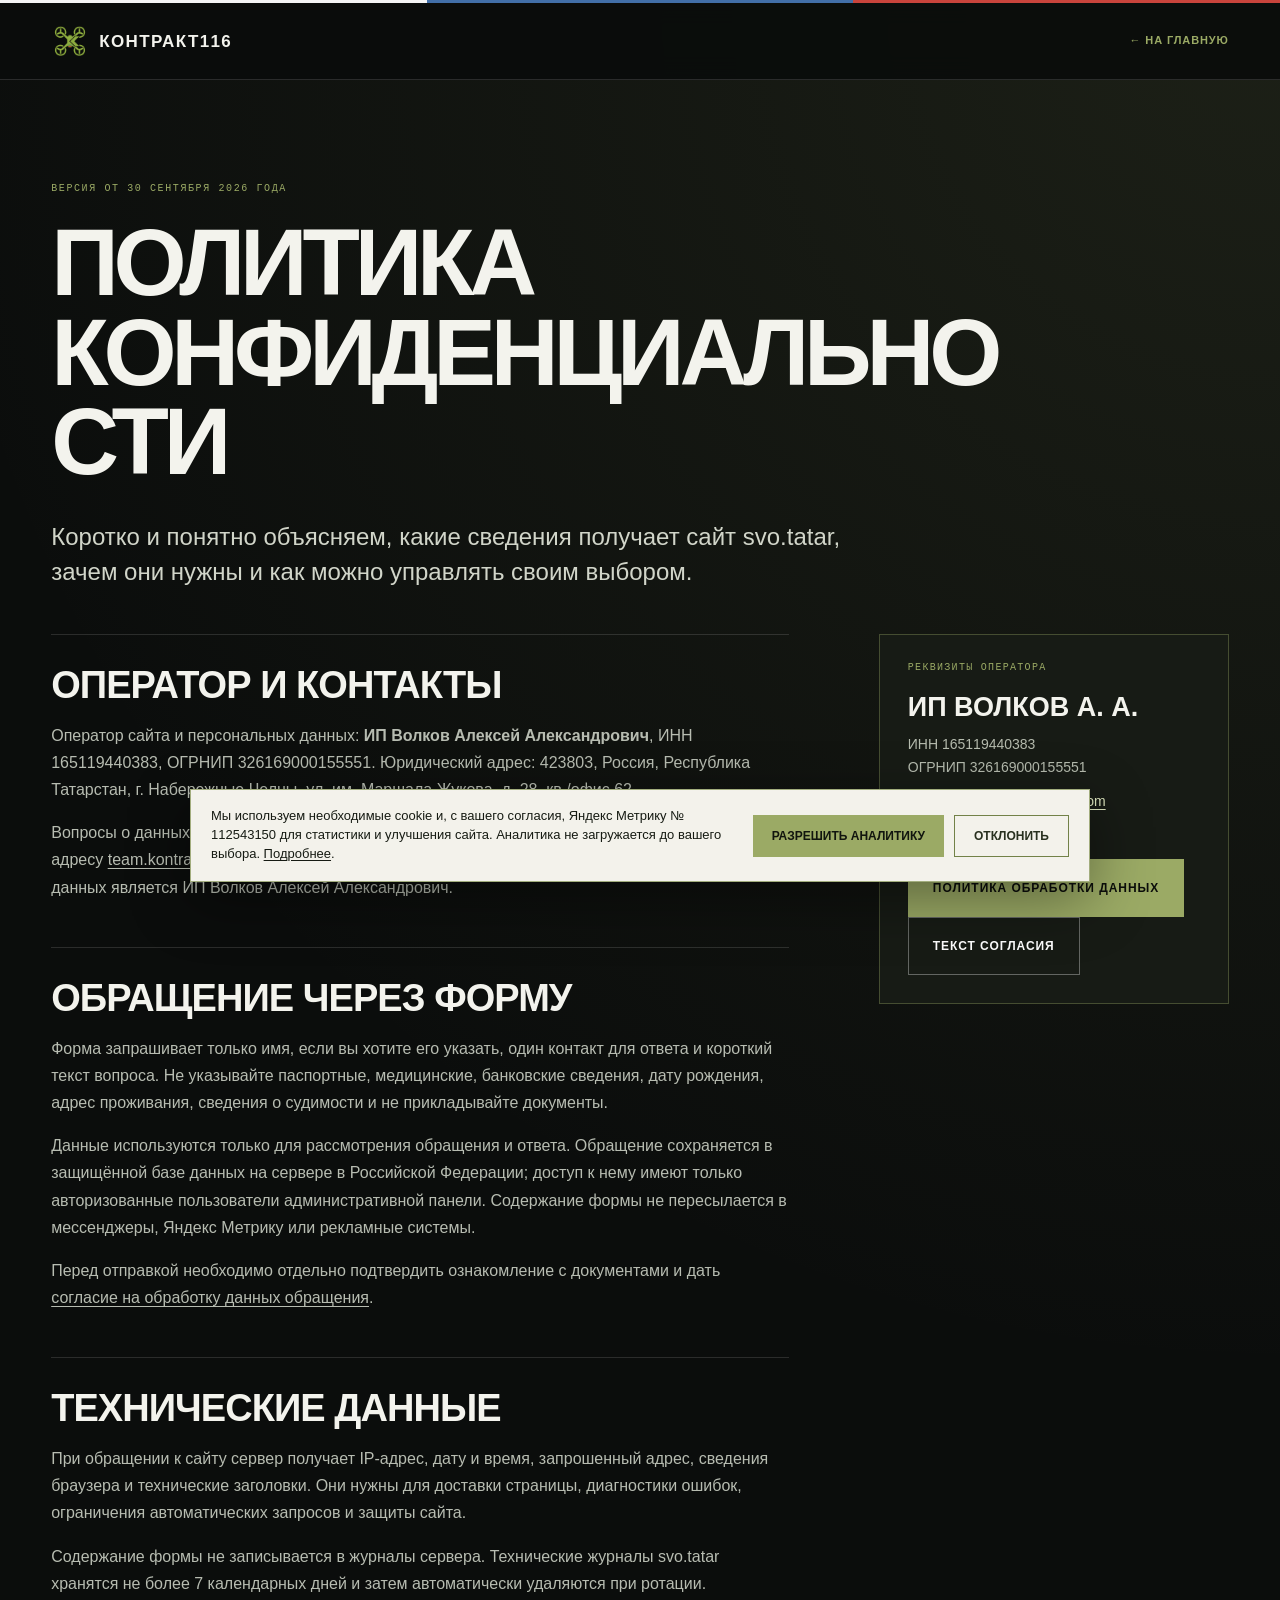
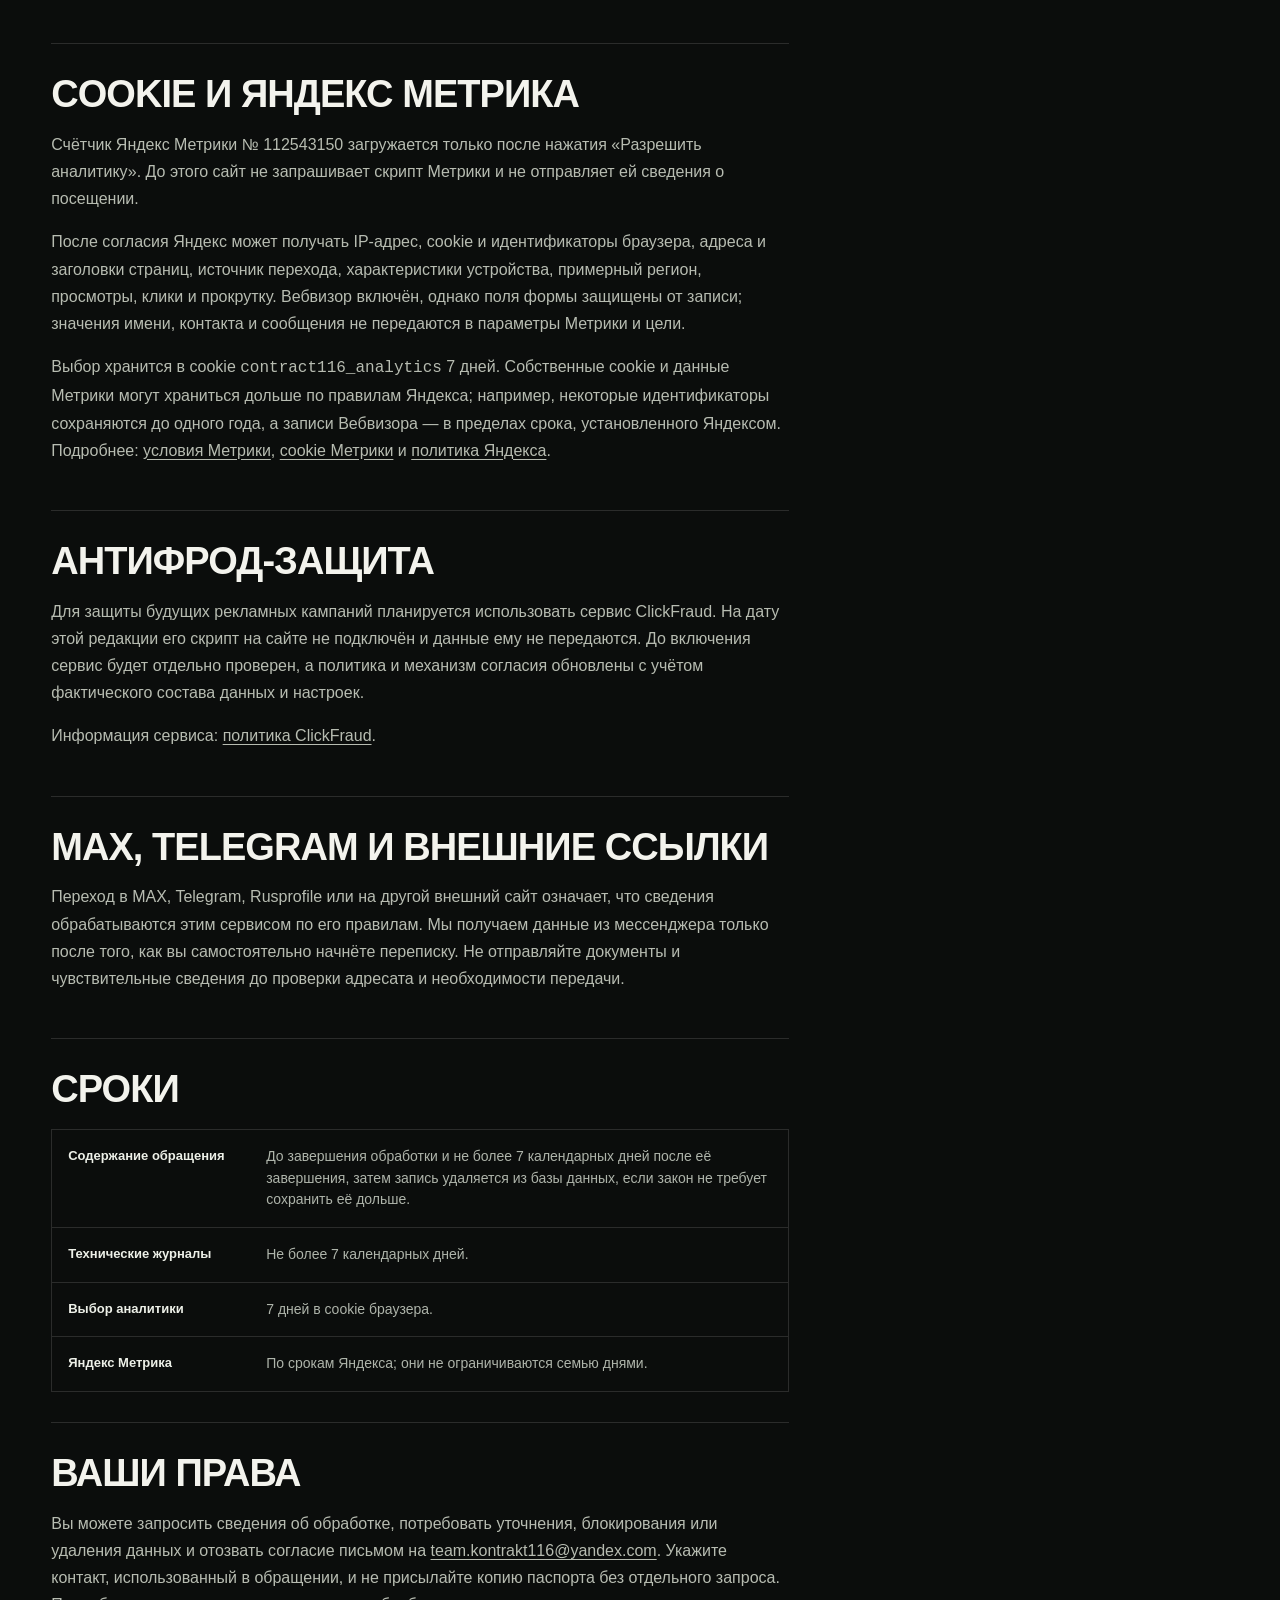
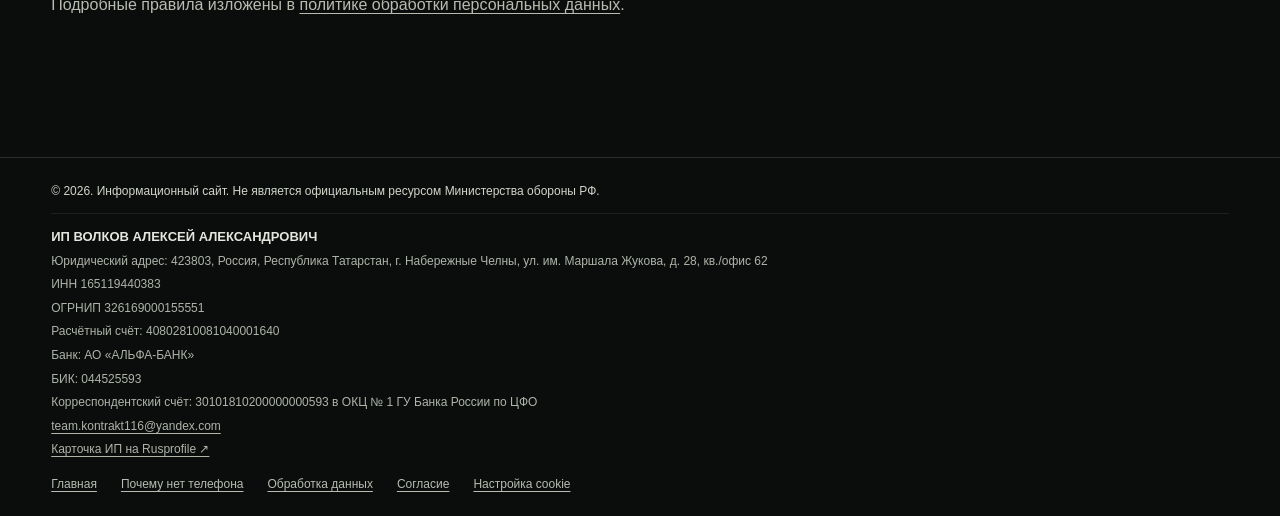
<file: privacy.html>
<!doctype html>
<html lang="ru">
<head>
  <meta charset="utf-8">
  <meta name="viewport" content="width=device-width, initial-scale=1">
  <meta name="robots" content="index, follow, max-image-preview:large">
  <link rel="canonical" href="https://svo.tatar/privacy.html">
  <meta name="theme-color" content="#0b0d0c">
  <title>Политика конфиденциальности — Контракт116</title>
  <meta name="description" content="Как сайт svo.tatar обрабатывает обращения, технические данные, cookie и сведения Яндекс Метрики.">
  <link rel="icon" href="favicon.ico" sizes="any">
  <link rel="icon" href="assets/favicon-32.png" type="image/png" sizes="32x32">
  <link rel="apple-touch-icon" href="assets/apple-touch-icon.png" sizes="180x180">
  <link rel="manifest" href="site.webmanifest">
  <link rel="stylesheet" href="styles.css?v=20260930-2">
  <style>
    .info-page{min-height:100svh;background:radial-gradient(circle at 100% 0,rgba(155,170,101,.12),transparent 35%),#0b0d0c}.info-header{position:sticky;top:0;z-index:10;background:rgba(11,13,12,.96);border-bottom:1px solid var(--line);backdrop-filter:blur(12px)}.info-header .tricolor{height:3px}.info-header-inner{min-height:76px;display:flex;align-items:center;justify-content:space-between;gap:20px}.info-brand{display:inline-flex;align-items:center;gap:10px;font:800 17px/1 var(--display);letter-spacing:.08em;text-transform:uppercase}.info-brand img{width:38px;height:38px;object-fit:contain}.info-back{color:var(--olive);font:700 11px/1.4 var(--display);letter-spacing:.08em;text-transform:uppercase;text-align:right}.info-main{padding:clamp(52px,8vw,112px) 0 92px}.info-kicker{display:block;color:var(--olive);font:10px/1.4 var(--mono);letter-spacing:.16em;text-transform:uppercase;margin-bottom:22px}.info-main h1{max-width:1000px;font:900 clamp(44px,8vw,94px)/.95 var(--display);letter-spacing:-.055em;text-transform:uppercase;margin-bottom:34px}.info-lead{max-width:820px;color:#d1d5c9;font-size:clamp(18px,2.2vw,24px);line-height:1.45;margin-bottom:44px}.info-layout{display:grid;grid-template-columns:minmax(0,1fr) minmax(270px,350px);gap:clamp(35px,7vw,100px)}.info-content{max-width:790px}.info-content section{padding:30px 0;border-top:1px solid var(--line)}.info-content h2{font:800 clamp(25px,3vw,38px)/1.1 var(--display);text-transform:uppercase;letter-spacing:-.025em;margin-bottom:15px}.info-content p,.info-content li{color:#b7bcb1;font-size:16px;line-height:1.7}.info-content ul{padding-left:22px}.info-content li+li{margin-top:10px}.info-content a:not(.button),.info-footer a{text-decoration:underline;text-underline-offset:3px}.info-aside{height:max-content;position:sticky;top:110px;padding:28px;background:#171b15;border:1px solid rgba(155,170,101,.35)}.info-aside>span{display:block;color:var(--olive);font:10px/1 var(--mono);letter-spacing:.13em;margin-bottom:20px}.info-aside h2{font:800 27px/1.05 var(--display);text-transform:uppercase;margin-bottom:12px}.info-aside p{color:#b5bbae;font-size:14px;margin-bottom:12px}.info-aside a:not(.button){color:#dce5be;text-decoration:underline;text-underline-offset:3px}.info-footer{border-top:1px solid var(--line);padding:24px 0;color:#b6bcb1;font-size:12px}.info-footer .container{display:flex;flex-wrap:wrap;gap:12px 24px}.info-footer .legal-line{width:100%;color:#d0d6ca}.info-footer a:last-child{margin-left:auto}.info-page .cookie-notice{position:fixed;left:18px;right:18px;bottom:18px;z-index:50;max-width:900px;margin:auto}.info-table{display:grid;border:1px solid var(--line);margin-top:18px}.info-table>div{display:grid;grid-template-columns:180px 1fr;gap:18px;padding:16px;border-bottom:1px solid var(--line)}.info-table>div:last-child{border-bottom:0}.info-table strong{color:#edf0e8;font-size:13px}.info-table span{color:#aeb4aa;font-size:14px;line-height:1.55}
    @media(max-width:760px){.info-main{padding-top:54px}.info-main h1{font-size:clamp(39px,11vw,68px);line-height:.96}.info-layout{grid-template-columns:1fr}.info-aside{position:static;grid-row:1}.info-content p,.info-content li{font-size:15px}.info-table>div{grid-template-columns:1fr;gap:6px}.info-footer a:last-child{margin-left:0}}
  </style>
  <script defer src="app.js?v=20260930-2"></script>
</head>
<body class="info-page">
  <a class="skip-link" href="#main">Перейти к содержанию</a>
  <header class="info-header">
    <div class="tricolor" aria-hidden="true"><i></i><i></i><i></i></div>
    <div class="container info-header-inner"><a class="info-brand" href="./"><img src="assets/logo-uav-tatarstan-96.webp" width="38" height="38" alt="" aria-hidden="true">Контракт116</a><a class="info-back" href="./">← На главную</a></div>
  </header>
  <main id="main" class="container info-main">
    <span class="info-kicker">Версия от 30 сентября 2026 года</span>
    <h1>Политика<br>конфиденциальности</h1>
    <p class="info-lead">Коротко и понятно объясняем, какие сведения получает сайт svo.tatar, зачем они нужны и как можно управлять своим выбором.</p>
    <div class="info-layout">
      <div class="info-content">
        <section aria-labelledby="operator">
          <h2 id="operator">Оператор и контакты</h2>
          <p>Оператор сайта и персональных данных: <strong>ИП Волков Алексей Александрович</strong>, ИНН 165119440383, ОГРНИП 326169000155551. Юридический адрес: 423803, Россия, Республика Татарстан, г. Набережные Челны, ул. им. Маршала Жукова, д. 28, кв./офис 62.</p>
          <p>Вопросы о данных и требования об их уточнении, блокировании или удалении принимаются по адресу <a href="mailto:team.kontrakt116@yandex.com">team.kontrakt116@yandex.com</a>. Ответственным за организацию обработки персональных данных является ИП Волков Алексей Александрович.</p>
        </section>
        <section aria-labelledby="form">
          <h2 id="form">Обращение через форму</h2>
          <p>Форма запрашивает только имя, если вы хотите его указать, один контакт для ответа и короткий текст вопроса. Не указывайте паспортные, медицинские, банковские сведения, дату рождения, адрес проживания, сведения о судимости и не прикладывайте документы.</p>
          <p>Данные используются только для рассмотрения обращения и ответа. Обращение сохраняется в защищённой базе данных на сервере в Российской Федерации; доступ к нему имеют только авторизованные пользователи административной панели. Содержание формы не пересылается в мессенджеры, Яндекс Метрику или рекламные системы.</p>
          <p>Перед отправкой необходимо отдельно подтвердить ознакомление с документами и дать <a href="consent.html">согласие на обработку данных обращения</a>.</p>
        </section>
        <section aria-labelledby="technical">
          <h2 id="technical">Технические данные</h2>
          <p>При обращении к сайту сервер получает IP-адрес, дату и время, запрошенный адрес, сведения браузера и технические заголовки. Они нужны для доставки страницы, диагностики ошибок, ограничения автоматических запросов и защиты сайта.</p>
          <p>Содержание формы не записывается в журналы сервера. Технические журналы svo.tatar хранятся не более 7 календарных дней и затем автоматически удаляются при ротации.</p>
        </section>
        <section aria-labelledby="analytics">
          <h2 id="analytics">Cookie и Яндекс Метрика</h2>
          <p>Счётчик Яндекс Метрики № 112543150 загружается только после нажатия «Разрешить аналитику». До этого сайт не запрашивает скрипт Метрики и не отправляет ей сведения о посещении.</p>
          <p>После согласия Яндекс может получать IP-адрес, cookie и идентификаторы браузера, адреса и заголовки страниц, источник перехода, характеристики устройства, примерный регион, просмотры, клики и прокрутку. Вебвизор включён, однако поля формы защищены от записи; значения имени, контакта и сообщения не передаются в параметры Метрики и цели.</p>
          <p>Выбор хранится в cookie <code>contract116_analytics</code> 7 дней. Собственные cookie и данные Метрики могут храниться дольше по правилам Яндекса; например, некоторые идентификаторы сохраняются до одного года, а записи Вебвизора — в пределах срока, установленного Яндексом. Подробнее: <a href="https://yandex.ru/legal/metrica_termsofuse/ru/" target="_blank" rel="noopener noreferrer">условия Метрики</a>, <a href="https://yandex.ru/support/metrica/ru/general/cookie-usage" target="_blank" rel="noopener noreferrer">cookie Метрики</a> и <a href="https://yandex.ru/legal/confidential/ru/" target="_blank" rel="noopener noreferrer">политика Яндекса</a>.</p>
        </section>
        <section aria-labelledby="antifraud">
          <h2 id="antifraud">Антифрод-защита</h2>
          <p>Для защиты будущих рекламных кампаний планируется использовать сервис ClickFraud. На дату этой редакции его скрипт на сайте не подключён и данные ему не передаются. До включения сервис будет отдельно проверен, а политика и механизм согласия обновлены с учётом фактического состава данных и настроек.</p>
          <p>Информация сервиса: <a href="https://clickfraud.ru/privacy-policy/" target="_blank" rel="noopener noreferrer">политика ClickFraud</a>.</p>
        </section>
        <section aria-labelledby="messengers">
          <h2 id="messengers">MAX, Telegram и внешние ссылки</h2>
          <p>Переход в MAX, Telegram, Rusprofile или на другой внешний сайт означает, что сведения обрабатываются этим сервисом по его правилам. Мы получаем данные из мессенджера только после того, как вы самостоятельно начнёте переписку. Не отправляйте документы и чувствительные сведения до проверки адресата и необходимости передачи.</p>
        </section>
        <section aria-labelledby="terms">
          <h2 id="terms">Сроки</h2>
          <div class="info-table">
            <div><strong>Содержание обращения</strong><span>До завершения обработки и не более 7 календарных дней после её завершения, затем запись удаляется из базы данных, если закон не требует сохранить её дольше.</span></div>
            <div><strong>Технические журналы</strong><span>Не более 7 календарных дней.</span></div>
            <div><strong>Выбор аналитики</strong><span>7 дней в cookie браузера.</span></div>
            <div><strong>Яндекс Метрика</strong><span>По срокам Яндекса; они не ограничиваются семью днями.</span></div>
          </div>
        </section>
        <section aria-labelledby="rights">
          <h2 id="rights">Ваши права</h2>
          <p>Вы можете запросить сведения об обработке, потребовать уточнения, блокирования или удаления данных и отозвать согласие письмом на <a href="mailto:team.kontrakt116@yandex.com">team.kontrakt116@yandex.com</a>. Укажите контакт, использованный в обращении, и не присылайте копию паспорта без отдельного запроса. Подробные правила изложены в <a href="personal.html">политике обработки персональных данных</a>.</p>
        </section>
      </div>
      <aside class="info-aside" aria-labelledby="details">
        <span>РЕКВИЗИТЫ ОПЕРАТОРА</span>
        <h2 id="details">ИП Волков А. А.</h2>
        <p>ИНН 165119440383<br>ОГРНИП 326169000155551</p>
        <p><a href="mailto:team.kontrakt116@yandex.com">team.kontrakt116@yandex.com</a></p>
        <p><a href="https://www.rusprofile.ru/ip/326169000155551" target="_blank" rel="noopener noreferrer">Проверить на Rusprofile ↗</a></p>
        <a class="button button-primary" href="personal.html">Политика обработки данных</a>
        <a class="button button-outline" href="consent.html">Текст согласия</a>
      </aside>
    </div>
  </main>
  <footer class="info-footer"><div class="container"><span class="legal-line">© 2026. Информационный сайт. Не является официальным ресурсом Министерства обороны РФ.</span><div class="info-requisites"><strong>ИП Волков Алексей Александрович</strong><address>Юридический адрес: 423803, Россия, Республика Татарстан, г. Набережные Челны, ул. им. Маршала Жукова, д. 28, кв./офис 62</address><div class="info-requisites-data"><span>ИНН 165119440383</span><span>ОГРНИП 326169000155551</span><span>Расчётный счёт: 40802810081040001640</span><span>Банк: АО «АЛЬФА-БАНК»</span><span>БИК: 044525593</span><span>Корреспондентский счёт: 30101810200000000593 в ОКЦ № 1 ГУ Банка России по ЦФО</span></div><a href="mailto:team.kontrakt116@yandex.com">team.kontrakt116@yandex.com</a><a href="https://www.rusprofile.ru/ip/326169000155551" target="_blank" rel="noopener noreferrer">Карточка ИП на Rusprofile ↗</a></div><a href="./">Главная</a><a href="attention.html">Почему нет телефона</a><a href="personal.html">Обработка данных</a><a href="consent.html">Согласие</a><button type="button" data-cookie-settings>Настройка cookie</button></div></footer>
  <aside class="cookie-notice" role="region" aria-label="Уведомление о cookie" hidden>
    <p>Мы используем необходимые cookie и, с вашего согласия, Яндекс Метрику № 112543150 для статистики и улучшения сайта. Аналитика не загружается до вашего выбора. <a href="privacy.html">Подробнее</a>.</p>
    <div class="cookie-actions"><button type="button" data-cookie-accept>Разрешить аналитику</button><button class="cookie-decline" type="button" data-cookie-decline>Отклонить</button></div>
  </aside>
</body>
</html>
</file>
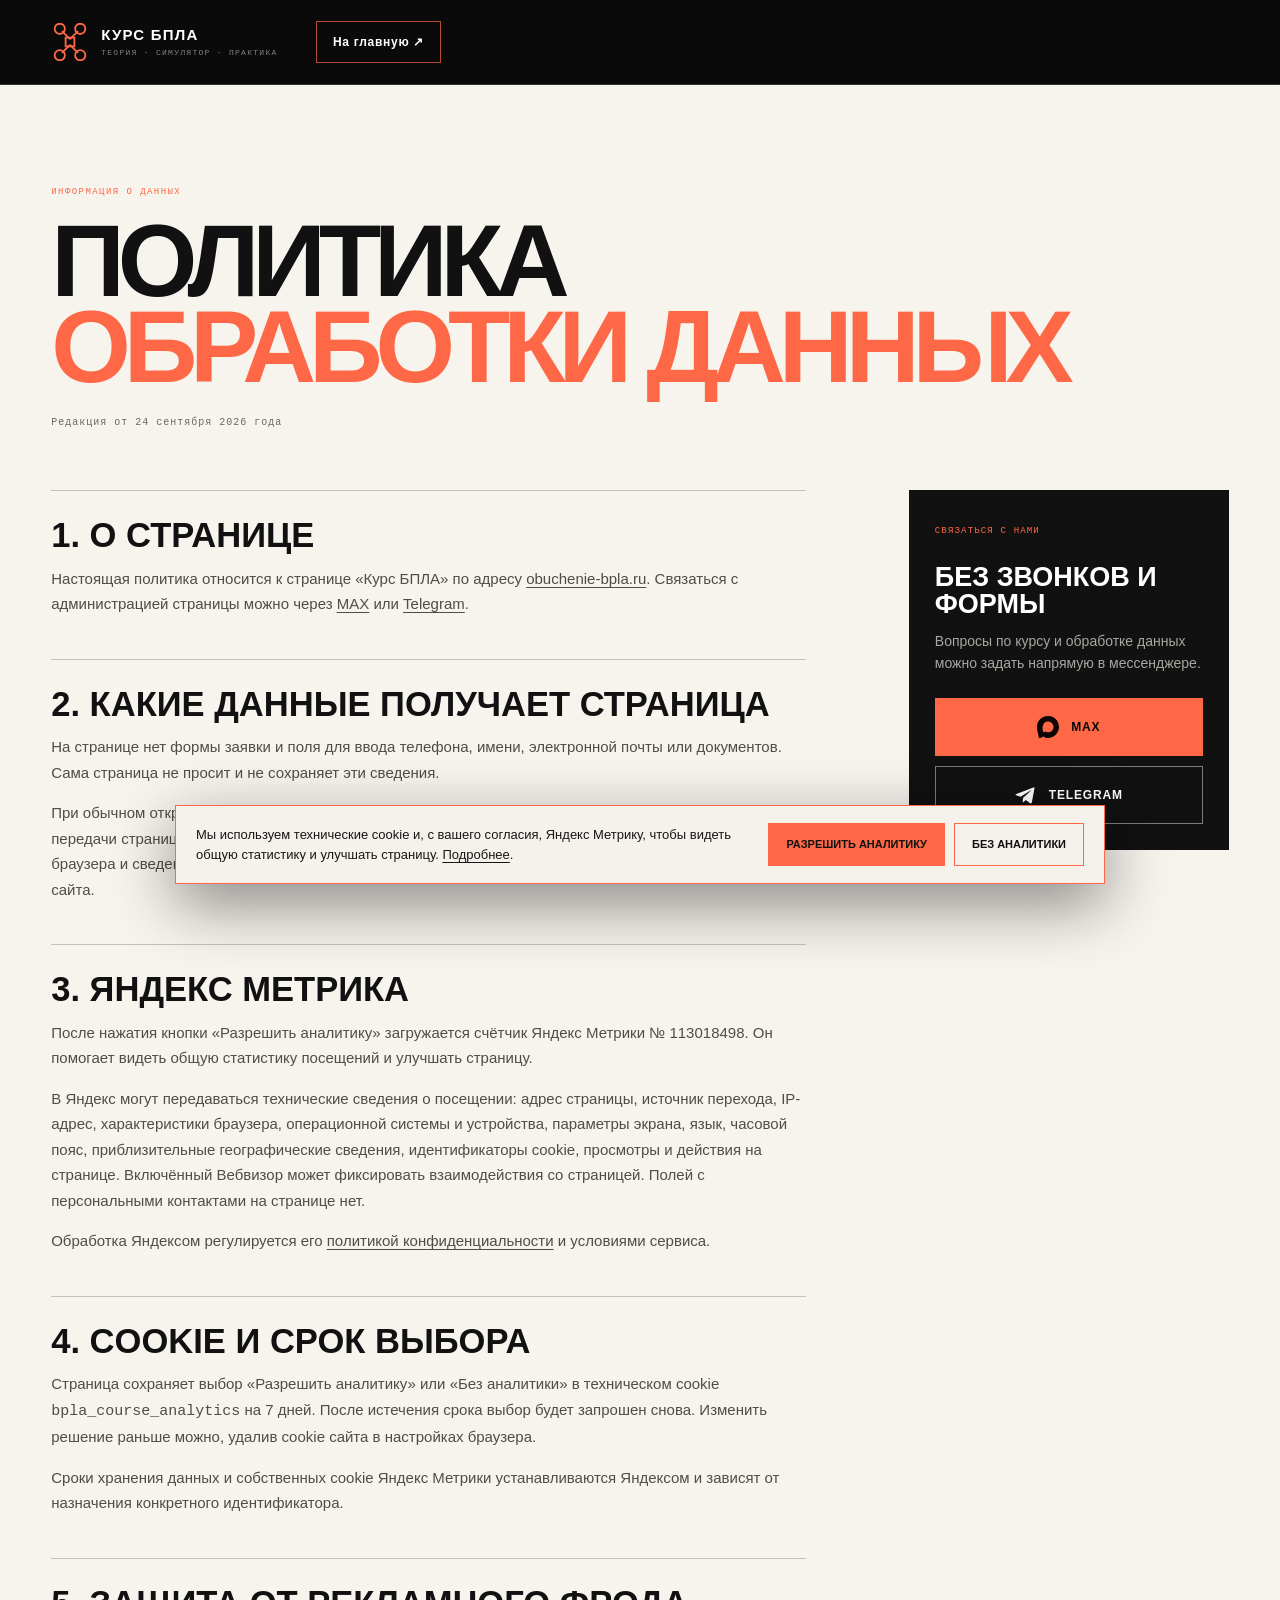
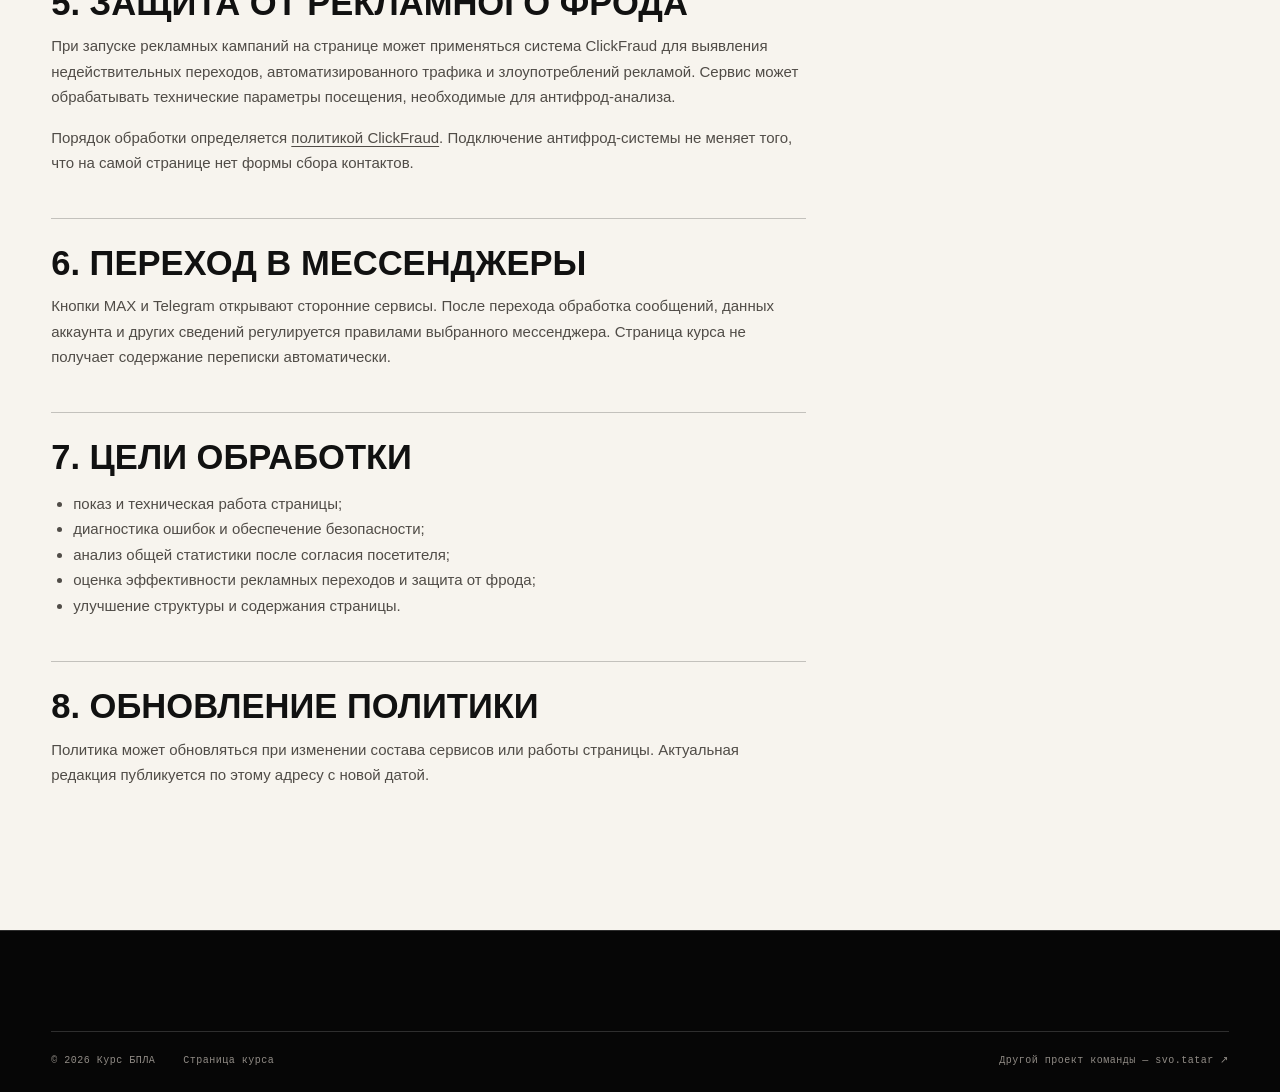
<file: kurs-bpla/privacy.html>
<!doctype html>
<html lang="ru">
<head>
  <meta charset="utf-8">
  <meta name="viewport" content="width=device-width,initial-scale=1,viewport-fit=cover">
  <title>Политика конфиденциальности — Курс БПЛА</title>
  <meta name="description" content="Как страница курса БПЛА использует технические данные, cookie, Яндекс Метрику и антифрод-систему.">
  <meta name="robots" content="index,follow">
  <meta name="theme-color" content="#090909">
  <link rel="canonical" href="https://obuchenie-bpla.ru/privacy.html">
  <link rel="icon" href="assets/course-mark.svg" type="image/svg+xml">
  <link rel="stylesheet" href="course.css">
  <script src="course.js" defer></script>
</head>
<body class="privacy-page">
  <a class="skip-link" href="#content">Перейти к содержанию</a>
  <header class="site-header">
    <div class="header-inner shell">
      <a class="brand" href="index.html" aria-label="Вернуться на страницу курса">
        <svg class="brand-mark" viewBox="0 0 52 52" aria-hidden="true">
          <path d="M26 22 15 11m11 11 11-11M26 30 15 41m11-11 11 11"/><circle cx="12" cy="8" r="7"/><circle cx="40" cy="8" r="7"/><circle cx="12" cy="44" r="7"/><circle cx="40" cy="44" r="7"/><path d="M20 20h12v12H20z"/>
        </svg>
        <span><strong>КУРС БПЛА</strong><small>ТЕОРИЯ · СИМУЛЯТОР · ПРАКТИКА</small></span>
      </a>
      <a class="header-contact" href="index.html">На главную ↗</a>
    </div>
  </header>

  <main class="privacy-main" id="content">
    <div class="shell">
      <p class="eyebrow">ИНФОРМАЦИЯ О ДАННЫХ</p>
      <h1 class="privacy-title">ПОЛИТИКА<br><em>ОБРАБОТКИ ДАННЫХ</em></h1>
      <p class="privacy-updated">Редакция от 24 сентября 2026 года</p>

      <div class="privacy-layout">
        <div class="privacy-content">
          <section>
            <h2>1. О странице</h2>
            <p>Настоящая политика относится к странице «Курс БПЛА» по адресу <a href="https://obuchenie-bpla.ru/">obuchenie-bpla.ru</a>. Связаться с администрацией страницы можно через <a href="https://max.ru/u/f9LHodD0cOJzSvKBxuQrFqN4LVrrlp5cW7s5kZQpciR3ggk28QcXMM4P8LQ" target="_blank" rel="noopener noreferrer">MAX</a> или <a href="https://t.me/contract_tat" target="_blank" rel="noopener noreferrer">Telegram</a>.</p>
          </section>

          <section>
            <h2>2. Какие данные получает страница</h2>
            <p>На странице нет формы заявки и поля для ввода телефона, имени, электронной почты или документов. Сама страница не просит и не сохраняет эти сведения.</p>
            <p>При обычном открытии сервер может автоматически получить технические данные, необходимые для передачи страницы и защиты сервиса: IP-адрес, дату и время запроса, адрес запрошенного ресурса, тип браузера и сведения об ошибках. Такие записи используются для работы, диагностики и безопасности сайта.</p>
          </section>

          <section>
            <h2>3. Яндекс Метрика</h2>
            <p>После нажатия кнопки «Разрешить аналитику» загружается счётчик Яндекс Метрики № 113018498. Он помогает видеть общую статистику посещений и улучшать страницу.</p>
            <p>В Яндекс могут передаваться технические сведения о посещении: адрес страницы, источник перехода, IP-адрес, характеристики браузера, операционной системы и устройства, параметры экрана, язык, часовой пояс, приблизительные географические сведения, идентификаторы cookie, просмотры и действия на странице. Включённый Вебвизор может фиксировать взаимодействия со страницей. Полей с персональными контактами на странице нет.</p>
            <p>Обработка Яндексом регулируется его <a href="https://yandex.ru/legal/confidential/" target="_blank" rel="noopener noreferrer">политикой конфиденциальности</a> и условиями сервиса.</p>
          </section>

          <section>
            <h2>4. Cookie и срок выбора</h2>
            <p>Страница сохраняет выбор «Разрешить аналитику» или «Без аналитики» в техническом cookie <code>bpla_course_analytics</code> на 7 дней. После истечения срока выбор будет запрошен снова. Изменить решение раньше можно, удалив cookie сайта в настройках браузера.</p>
            <p>Сроки хранения данных и собственных cookie Яндекс Метрики устанавливаются Яндексом и зависят от назначения конкретного идентификатора.</p>
          </section>

          <section>
            <h2>5. Защита от рекламного фрода</h2>
            <p>При запуске рекламных кампаний на странице может применяться система ClickFraud для выявления недействительных переходов, автоматизированного трафика и злоупотреблений рекламой. Сервис может обрабатывать технические параметры посещения, необходимые для антифрод-анализа.</p>
            <p>Порядок обработки определяется <a href="https://clickfraud.ru/privacy-policy/" target="_blank" rel="noopener noreferrer">политикой ClickFraud</a>. Подключение антифрод-системы не меняет того, что на самой странице нет формы сбора контактов.</p>
          </section>

          <section>
            <h2>6. Переход в мессенджеры</h2>
            <p>Кнопки MAX и Telegram открывают сторонние сервисы. После перехода обработка сообщений, данных аккаунта и других сведений регулируется правилами выбранного мессенджера. Страница курса не получает содержание переписки автоматически.</p>
          </section>

          <section>
            <h2>7. Цели обработки</h2>
            <ul>
              <li>показ и техническая работа страницы;</li>
              <li>диагностика ошибок и обеспечение безопасности;</li>
              <li>анализ общей статистики после согласия посетителя;</li>
              <li>оценка эффективности рекламных переходов и защита от фрода;</li>
              <li>улучшение структуры и содержания страницы.</li>
            </ul>
          </section>

          <section>
            <h2>8. Обновление политики</h2>
            <p>Политика может обновляться при изменении состава сервисов или работы страницы. Актуальная редакция публикуется по этому адресу с новой датой.</p>
          </section>
        </div>

        <aside class="privacy-aside">
          <span>СВЯЗАТЬСЯ С НАМИ</span>
          <h2>Без звонков и формы</h2>
          <p>Вопросы по курсу и обработке данных можно задать напрямую в мессенджере.</p>
          <a class="button button-coral messenger" href="https://max.ru/u/f9LHodD0cOJzSvKBxuQrFqN4LVrrlp5cW7s5kZQpciR3ggk28QcXMM4P8LQ" target="_blank" rel="noopener noreferrer" data-goal="course_max_click"><img src="assets/max-dark.svg" width="22" height="22" alt="">MAX</a>
          <a class="button button-line messenger" href="https://t.me/contract_tat" target="_blank" rel="noopener noreferrer" data-goal="course_telegram_click"><svg viewBox="0 0 24 24" aria-hidden="true"><path d="M21.5 3.4 18.4 20c-.2 1.2-.9 1.5-1.9.9l-4.8-3.5-2.3 2.2c-.3.3-.5.5-1 .5l.3-4.9 8.9-8c.4-.3-.1-.5-.6-.2L6 13.9l-4.7-1.5c-1-.3-1-1 .2-1.5L20 3.8c.9-.3 1.7.2 1.5-.4Z"/></svg>Telegram</a>
        </aside>
      </div>
    </div>
  </main>

  <footer class="site-footer">
    <div class="shell footer-bottom">
      <span>© 2026 Курс БПЛА</span>
      <a href="index.html">Страница курса</a>
      <a href="https://svo.tatar/" target="_blank" rel="noopener noreferrer">Другой проект команды — svo.tatar ↗</a>
    </div>
  </footer>

  <aside class="cookie-notice" role="region" aria-label="Уведомление о cookie" hidden>
    <p>Мы используем технические cookie и, с вашего согласия, Яндекс Метрику, чтобы видеть общую статистику и улучшать страницу. <a href="privacy.html">Подробнее</a>.</p>
    <div class="cookie-actions">
      <button type="button" data-cookie-accept>Разрешить аналитику</button>
      <button type="button" class="cookie-decline" data-cookie-decline>Без аналитики</button>
    </div>
  </aside>
</body>
</html>
</file>
<file: styles.css>
:root{--bg:#0b0d0c;--surface:#111411;--surface-2:#171a16;--ink:#f3f3ed;--muted:#9a9e95;--line:rgba(255,255,255,.13);--olive:#9baa65;--olive-dark:#697647;--red:#c9443c;--blue:#426fa8;--max:1240px;--pad:clamp(20px,4vw,64px);--display:"Arial Narrow","Roboto Condensed","Segoe UI",sans-serif;--mono:"Cascadia Mono","Consolas",monospace}
*{box-sizing:border-box}html{scroll-behavior:smooth}body{margin:0;background:var(--bg);color:var(--ink);font-family:"Segoe UI",Arial,sans-serif;font-size:16px;line-height:1.6;overflow-x:hidden}body.menu-open,body.modal-open{overflow:hidden}a{color:inherit;text-decoration:none}img{display:block;max-width:100%}button,input{font:inherit}.container{width:min(var(--max),calc(100% - var(--pad)*2));margin-inline:auto}.skip-link{position:fixed;left:12px;top:-60px;z-index:999;background:#fff;color:#000;padding:10px 14px}.skip-link:focus{top:12px}
.tricolor{height:3px;display:grid;grid-template-columns:repeat(3,1fr)}.tricolor i:nth-child(1){background:#f5f5f5}.tricolor i:nth-child(2){background:var(--blue)}.tricolor i:nth-child(3){background:var(--red)}.site-header{position:absolute;z-index:20;top:0;left:0;right:0;background:linear-gradient(#090b0a 0%,rgba(9,11,10,.7) 70%,transparent);border-bottom:1px solid rgba(255,255,255,.08)}.header-inner{height:90px;display:flex;align-items:center;gap:clamp(24px,4vw,52px)}.brand{display:flex;align-items:center;gap:12px;min-width:max-content}.brand-mark{width:34px;height:34px;display:flex;gap:3px;align-items:flex-end;transform:skew(-12deg)}.brand-mark b{display:block;background:var(--olive);width:9px}.brand-mark b:nth-child(1){height:19px}.brand-mark b:nth-child(2){height:30px}.brand-mark b:nth-child(3){height:24px}.brand strong{display:block;font:800 16px/1 var(--display);letter-spacing:.08em}.brand small{display:block;color:var(--muted);font:9px/1.8 var(--mono);letter-spacing:.18em}.desktop-nav{display:flex;align-items:center;gap:clamp(16px,2.5vw,34px);margin-left:auto}.desktop-nav a{color:#d1d3ce;font:600 12px/1 var(--display);text-transform:uppercase;letter-spacing:.08em;position:relative}.desktop-nav a:after{content:"";position:absolute;left:0;right:100%;bottom:-9px;height:1px;background:var(--olive);transition:.25s}.desktop-nav a:hover:after,.desktop-nav a:focus-visible:after{right:0}.header-contact{border-left:1px solid var(--line);padding-left:25px}.header-contact span{display:block;color:var(--muted);font:9px/1.5 var(--mono);letter-spacing:.13em}.header-contact strong{font:700 13px/1 var(--display)}.menu-button{display:none;margin-left:auto;background:none;border:0;color:#fff;width:44px;height:44px;padding:10px}.menu-button span{display:block;width:24px;height:1px;background:currentColor;margin:7px auto;transition:.25s}.menu-button[aria-expanded=true] span:first-child{transform:translateY(4px) rotate(45deg)}.menu-button[aria-expanded=true] span:last-child{transform:translateY(-4px) rotate(-45deg)}.mobile-menu{position:fixed;inset:93px 0 0;background:#0b0d0c;padding:35px var(--pad);z-index:18}.mobile-menu a{display:block;border-bottom:1px solid var(--line);padding:18px 0;font:700 clamp(22px,7vw,36px)/1 var(--display);text-transform:uppercase}
.hero{height:max(720px,100svh);min-height:680px;position:relative;display:flex;align-items:center;overflow:hidden;background:#080a09}.hero-media{position:absolute;inset:0;background-image:linear-gradient(90deg,rgba(6,8,7,.15),rgba(6,8,7,0) 55%),url("assets/hero-operator.webp");background-size:cover;background-position:center}.hero:after{content:"";position:absolute;inset:0;background:linear-gradient(180deg,rgba(4,5,5,.05) 50%,rgba(4,5,5,.82)),linear-gradient(90deg,rgba(4,6,5,.58),transparent 60%);pointer-events:none}.hero-grid,.application-grid{position:absolute;inset:0;opacity:.15;background-image:linear-gradient(rgba(255,255,255,.15) 1px,transparent 1px),linear-gradient(90deg,rgba(255,255,255,.12) 1px,transparent 1px);background-size:80px 80px;mask-image:linear-gradient(90deg,#000,transparent 72%)}.hero-content{position:relative;z-index:2;padding-top:105px}.eyebrow{display:flex;gap:15px;align-items:center;margin-bottom:24px;font:10px/1 var(--mono);letter-spacing:.16em}.eyebrow span{border:1px solid rgba(255,255,255,.28);padding:8px 10px}.eyebrow b{font-weight:500;color:#c5d398}.eyebrow b:before{content:"";display:inline-block;width:6px;height:6px;background:var(--olive);border-radius:50%;margin-right:8px;box-shadow:0 0 14px var(--olive)}h1,h2,h3,p{margin-top:0}.hero h1{font-family:var(--display);font-size:clamp(64px,9vw,138px);font-weight:900;line-height:.77;letter-spacing:-.065em;text-transform:uppercase;max-width:930px;margin:0 0 32px}.hero h1 em,.section-heading h2 em,.application h2 em{font-style:normal;color:transparent;-webkit-text-stroke:1px rgba(240,243,235,.72)}.hero-lead{max-width:590px;color:#c5c8c1;font-size:clamp(16px,1.5vw,20px);line-height:1.55}.hero-actions{display:flex;align-items:center;gap:34px;margin-top:35px}.button{display:inline-flex;align-items:center;justify-content:center;gap:22px;min-height:58px;padding:0 24px;border:1px solid transparent;font:700 12px/1 var(--display);letter-spacing:.08em;text-transform:uppercase;cursor:pointer;transition:.2s}.button span{font-size:17px}.button-primary{background:var(--olive);color:#0c0e0b}.button-primary:hover,.button-primary:focus-visible{background:#b8c77a;transform:translateY(-2px)}.button-outline{border-color:rgba(255,255,255,.33);background:transparent;color:#fff}.button-outline:hover{border-color:var(--olive);color:#d8e3b0}.text-link{font:700 11px/1 var(--display);letter-spacing:.08em;text-transform:uppercase;border-bottom:1px solid rgba(255,255,255,.35);padding:12px 0}.text-link span{margin-left:14px}.hero-facts{display:flex;gap:0;list-style:none;padding:0;margin:58px 0 0;width:min(740px,100%);border-top:1px solid var(--line)}.hero-facts li{position:relative;display:grid;grid-template-columns:35px 1fr;padding:18px 30px 18px 0;min-width:0;flex:1}.hero-facts li+li{padding-left:24px;border-left:1px solid var(--line)}.hero-facts li span{grid-row:1/3;font:10px/1.3 var(--mono);color:var(--olive)}.hero-facts strong{font:700 14px/1 var(--display);text-transform:uppercase}.hero-facts small{color:var(--muted);font-size:11px}.hero-status{position:absolute;right:2.5vw;top:51%;z-index:3;writing-mode:vertical-rl;font:9px/1 var(--mono);letter-spacing:.12em;color:#9da099;display:flex;align-items:center;gap:12px}.hero-status i{display:block;width:5px;height:5px;border-radius:50%;background:var(--olive);box-shadow:0 0 12px var(--olive)}.hero-status b{color:#c9d4ad;font-weight:400}.hero-scroll{position:absolute;z-index:3;right:var(--pad);bottom:27px;color:#8f928c;font:9px/1 var(--mono);letter-spacing:.16em;display:flex;align-items:center;gap:14px}.hero-scroll span{width:80px;height:1px;background:rgba(255,255,255,.35)}
.ticker{overflow:hidden;background:#e8e7e1;color:#11130f;border-bottom:1px solid #c8c8c0}.ticker div{height:54px;display:flex;align-items:center;justify-content:center;gap:28px;white-space:nowrap;font:800 11px/1 var(--display);letter-spacing:.13em}.ticker i{width:5px;height:5px;background:var(--red);transform:rotate(45deg)}.section{padding:clamp(84px,10vw,150px) 0}.section-index{display:block;color:var(--olive);font:10px/1 var(--mono);letter-spacing:.15em;margin-bottom:24px}.section-heading h2,.application h2{font:800 clamp(46px,6vw,82px)/.95 var(--display);letter-spacing:-.045em;text-transform:uppercase;margin-bottom:0}.split-heading{display:grid;grid-template-columns:1.45fr .75fr;gap:80px;align-items:end;margin-bottom:70px}.split-heading>p,.section-heading>p{color:var(--muted);max-width:600px;font-size:17px;border-left:1px solid var(--olive-dark);padding-left:22px;margin:0}.intro{background:#0c0f0d}.role-layout{display:grid;grid-template-columns:1.05fr .95fr;gap:42px}.training-photo{margin:0;position:relative;overflow:hidden;min-height:660px;background:#1a1c19}.training-photo:after{content:"";position:absolute;inset:0;background:linear-gradient(180deg,transparent 50%,rgba(0,0,0,.8))}.training-photo img{width:100%;height:100%;object-fit:cover;filter:saturate(.55) contrast(1.08)}.training-photo figcaption{position:absolute;z-index:1;left:28px;right:28px;bottom:25px;display:flex;justify-content:space-between;align-items:end;border-top:1px solid rgba(255,255,255,.4);padding-top:15px}.training-photo figcaption span{font:9px/1 var(--mono);letter-spacing:.12em;color:#bbc2b5}.training-photo figcaption b{font:600 13px/1 var(--display);text-transform:uppercase}.role-cards{border-top:1px solid var(--line)}.role-cards article{display:grid;grid-template-columns:60px 1fr;gap:16px;padding:28px 0;border-bottom:1px solid var(--line)}.role-cards article>span{font:10px/1 var(--mono);color:var(--olive)}.role-cards h3{font:700 21px/1.15 var(--display);text-transform:uppercase;letter-spacing:-.02em;margin-bottom:9px}.role-cards p{color:var(--muted);margin:0;font-size:14px;max-width:430px}.legal-note{margin:36px 0 0;padding:20px 24px;border:1px solid var(--line);background:rgba(255,255,255,.02);font-size:13px;color:#aaaea6}.legal-note strong{color:#d4d7cf}.profile-section{background:#e7e5df;color:#131511}.profile-grid{display:grid;grid-template-columns:1fr .8fr 1.15fr;gap:55px;align-items:center}.profile-section .section-index{color:#66733f}.profile-section .section-heading h2 em{-webkit-text-stroke-color:rgba(15,18,14,.55)}.radar{aspect-ratio:1;position:relative;border:1px solid rgba(0,0,0,.25);border-radius:50%;background:repeating-radial-gradient(circle,transparent 0 16%,rgba(0,0,0,.13) 16.3% 16.8%),linear-gradient(90deg,transparent 49.7%,rgba(0,0,0,.2) 50%,transparent 50.3%),linear-gradient(transparent 49.7%,rgba(0,0,0,.2) 50%,transparent 50.3%)}.radar:before{content:"";position:absolute;inset:50%;width:42%;height:1px;transform-origin:left;background:linear-gradient(90deg,#64713f,transparent);animation:scan 5s linear infinite}.radar i{position:absolute;top:30%;left:65%;width:6px;height:6px;background:var(--red);border-radius:50%;box-shadow:0 0 0 6px rgba(201,68,60,.15)}.radar b{position:absolute;inset:45%;border:1px solid #697647;transform:rotate(45deg)}.radar span{position:absolute;font:8px/1 var(--mono);letter-spacing:.08em;color:#62665e}.radar span:nth-child(1){top:8%;left:46%}.radar span:nth-child(2){right:0;top:49%}.radar span:nth-child(3){bottom:5%;left:42%}.radar span:nth-child(4){left:-2%;top:49%}@keyframes scan{to{transform:rotate(360deg)}}.check-list{list-style:none;margin:0;padding:0;border-top:1px solid rgba(0,0,0,.2)}.check-list li{display:grid;grid-template-columns:45px 1fr;gap:12px;padding:22px 0;border-bottom:1px solid rgba(0,0,0,.2)}.check-list li>b{font:10px/1 var(--mono);color:#6c7748}.check-list strong{display:block;font:700 16px/1.2 var(--display);text-transform:uppercase;margin-bottom:7px}.check-list span{font-size:13px;line-height:1.5;color:#595d54}
.conditions{background:#0c0e0d}.condition-grid{display:grid;grid-template-columns:repeat(4,1fr);border:1px solid var(--line)}.condition-card{position:relative;min-height:290px;padding:28px 24px;border-right:1px solid var(--line);overflow:hidden}.condition-card:last-child{border-right:0}.condition-card:before{content:"";position:absolute;width:180px;height:180px;border:1px solid rgba(255,255,255,.06);border-radius:50%;right:-80px;bottom:-90px}.condition-card.featured{background:var(--olive);color:#0b0d0b}.condition-card .tag{display:block;font:9px/1 var(--mono);letter-spacing:.12em;color:var(--muted);min-height:55px}.condition-card.featured .tag{color:#303627}.condition-card strong{display:block;font:800 clamp(26px,2.5vw,39px)/1 var(--display);text-transform:uppercase;margin:24px 0 18px}.condition-card p{font-size:13px;color:var(--muted);margin:0}.condition-card.featured p{color:#353b2d}.condition-card small{position:absolute;left:24px;bottom:22px;font:8px/1 var(--mono);letter-spacing:.1em;color:#777b73}.condition-card.featured small{color:#445035}.benefits-panel{margin-top:24px;padding:42px;display:grid;grid-template-columns:.8fr 1.2fr;gap:60px;background:#171a16;border-left:3px solid var(--olive)}.benefits-panel h3{font:700 32px/1 var(--display);text-transform:uppercase}.benefits-panel p{color:var(--muted);font-size:14px;margin:0}.benefits-panel ul{display:grid;grid-template-columns:1fr 1fr;gap:0 34px;margin:0;padding:0;list-style:none}.benefits-panel li{position:relative;padding:16px 0 16px 20px;border-bottom:1px solid var(--line);font-size:13px}.benefits-panel li:before{content:"+";position:absolute;left:0;color:var(--olive)}.steps{background:#111410}.steps .section-heading{margin-bottom:60px}.steps-list{list-style:none;margin:0;padding:0;border-top:1px solid var(--line)}.steps-list li{display:grid;grid-template-columns:90px 1fr 150px;gap:35px;align-items:start;padding:34px 0;border-bottom:1px solid var(--line);transition:.2s}.steps-list li:hover{background:rgba(255,255,255,.02);padding-left:16px;padding-right:16px}.steps-list>li>span{font:11px/1 var(--mono);color:var(--olive)}.steps-list h3{font:700 clamp(23px,2.5vw,34px)/1 var(--display);text-transform:uppercase;margin-bottom:9px}.steps-list p{margin:0;color:var(--muted);font-size:14px;max-width:680px}.steps-list li>b{font:9px/1.4 var(--mono);letter-spacing:.08em;color:#868a81;text-align:right}.docs-section{background:#242720;position:relative;overflow:hidden}.docs-section:after{content:"";position:absolute;width:520px;height:520px;border:1px solid rgba(255,255,255,.08);border-radius:50%;left:-180px;top:-190px;box-shadow:0 0 0 90px rgba(255,255,255,.018),0 0 0 180px rgba(255,255,255,.012)}.docs-grid{position:relative;z-index:1;display:grid;grid-template-columns:.9fr 1.1fr;gap:100px}.docs-grid h2{font:800 clamp(45px,5vw,70px)/.95 var(--display);text-transform:uppercase;letter-spacing:-.04em}.docs-grid>div>p{max-width:490px;color:#b1b5ac}.docs-list{list-style:none;margin:0;padding:0;border-top:1px solid var(--line)}.docs-list li{display:grid;grid-template-columns:45px 1fr;position:relative;padding:25px 0;border-bottom:1px solid var(--line)}.docs-list li>span{grid-row:1/3;font:9px/1 var(--mono);color:var(--olive)}.docs-list strong{font:700 18px/1.2 var(--display);text-transform:uppercase}.docs-list small{color:var(--muted);font-size:12px}.faq-section{background:#e7e5df;color:#11130f}.faq-grid{display:grid;grid-template-columns:.68fr 1.32fr;gap:90px}.faq-section .section-index{color:#697647}.faq-section .section-heading h2 em{-webkit-text-stroke-color:rgba(16,19,15,.45)}.faq-section .section-heading p{margin-top:28px;color:#62665e;font-size:14px}.faq-list{border-top:1px solid rgba(0,0,0,.24)}.faq-list details{border-bottom:1px solid rgba(0,0,0,.24)}.faq-list summary{list-style:none;display:grid;grid-template-columns:42px 1fr 30px;align-items:center;gap:14px;padding:24px 0;cursor:pointer;font:700 18px/1.25 var(--display);text-transform:uppercase}.faq-list summary::-webkit-details-marker{display:none}.faq-list summary span{font:9px/1 var(--mono);color:#6c7747}.faq-list summary i{width:18px;height:18px;position:relative}.faq-list summary i:before,.faq-list summary i:after{content:"";position:absolute;left:0;top:8px;width:18px;height:1px;background:#33372f;transition:.2s}.faq-list summary i:after{transform:rotate(90deg)}.faq-list details[open] summary i:after{transform:rotate(0)}.faq-list details p{margin:0;padding:0 50px 25px 56px;color:#5d6159;font-size:14px;max-width:750px}.application{position:relative;padding:clamp(80px,10vw,140px) 0;background:#090b0a;overflow:hidden}.application:before{content:"";position:absolute;inset:0;background:radial-gradient(circle at 12% 20%,rgba(139,155,89,.18),transparent 30%),linear-gradient(120deg,transparent 55%,rgba(255,255,255,.03) 55%)}.application-inner{position:relative;z-index:1;display:grid;grid-template-columns:1fr .75fr;gap:clamp(50px,8vw,110px);align-items:center}.application h2{max-width:760px}.application-copy>p{max-width:620px;color:var(--muted);font-size:17px;margin-top:28px}.contact-block{margin-top:55px;padding-top:22px;border-top:1px solid var(--line);display:flex;flex-wrap:wrap;gap:7px 30px;align-items:baseline}.contact-block small{width:100%;color:var(--muted);font:9px/1 var(--mono);letter-spacing:.12em}.contact-block strong{font:700 28px/1 var(--display)}.contact-block span{color:var(--muted);font-size:12px}.lead-form{background:#e7e5df;color:#121410;padding:32px}.form-head{display:flex;justify-content:space-between;margin-bottom:30px;font:9px/1 var(--mono);letter-spacing:.12em}.form-head i{font-style:normal;color:#9c3b35}.lead-form label{display:block;font:700 11px/1 var(--display);text-transform:uppercase;letter-spacing:.06em;margin-bottom:20px}.lead-form input[type=text],.lead-form input[type=tel]{display:block;width:100%;height:51px;margin-top:9px;border:0;border-bottom:1px solid #969a90;background:rgba(255,255,255,.38);padding:0 13px;border-radius:0;outline:0}.lead-form input:focus{border-color:#50602c;box-shadow:inset 3px 0 #7d8b52}.lead-form input.invalid{border-color:#b33f39}.field-error{display:block;min-height:13px;color:#a93833;font:9px/1.3 var(--mono);margin-top:5px}.checkbox{display:grid!important;grid-template-columns:21px 1fr;gap:10px;align-items:start;text-transform:none!important;font-weight:400!important;letter-spacing:0!important}.checkbox input{position:absolute;opacity:0}.checkbox>span{width:20px;height:20px;border:1px solid #767a71;position:relative}.checkbox input:checked+span{background:#77854d}.checkbox input:checked+span:after{content:"✓";position:absolute;color:white;left:4px;top:0;font-size:14px}.checkbox input:focus-visible+span{outline:2px solid #485929;outline-offset:2px}.checkbox small{font-size:11px;line-height:1.5;color:#60645b}.checkbox a{text-decoration:underline}.form-submit{width:100%;border:0}.form-disclaimer{margin:14px 0 0;color:#787c73;font-size:10px;line-height:1.4}.site-footer{background:#070908;border-top:1px solid var(--line);padding:65px 0 25px}.footer-grid{display:grid;grid-template-columns:1.2fr .6fr .6fr;gap:80px}.footer-grid>div>p{max-width:520px;color:var(--muted);font-size:12px;margin:24px 0 0}.footer-grid nav{display:grid;gap:8px;align-content:start}.footer-grid nav a{color:#b4b7b0;font:700 12px/1.5 var(--display);text-transform:uppercase}.footer-contact{display:grid;gap:6px;align-content:start}.footer-contact small{color:var(--olive);font:9px/1 var(--mono);letter-spacing:.13em;margin-bottom:10px}.footer-contact strong{font:700 20px/1 var(--display)}.footer-contact a,.footer-contact span{color:var(--muted);font-size:12px}.footer-bottom{margin-top:55px;padding-top:20px;border-top:1px solid var(--line);display:flex;gap:30px;color:#747872;font:9px/1.5 var(--mono);letter-spacing:.05em}.footer-bottom a:last-child{margin-left:auto}.demo-modal{position:fixed;z-index:100;inset:0;background:rgba(0,0,0,.84);display:grid;place-items:center;padding:20px}.demo-modal[hidden]{display:none}.modal-card{position:relative;background:#e8e6e0;color:#11130f;width:min(520px,100%);padding:40px}.modal-card>button{position:absolute;right:14px;top:10px;border:0;background:none;font-size:28px;cursor:pointer}.modal-card>span{color:#6c7849;font:9px/1 var(--mono);letter-spacing:.13em}.modal-card h2{font:800 40px/1 var(--display);text-transform:uppercase;margin:22px 0 15px}.modal-card p{color:#5d6158;font-size:14px;margin-bottom:28px}
@media(max-width:1050px){.desktop-nav{display:none}.header-contact{margin-left:auto}.condition-grid{grid-template-columns:1fr 1fr}.condition-card{border-bottom:1px solid var(--line)}.condition-card:nth-child(2){border-right:0}.profile-grid{grid-template-columns:1fr 1fr}.profile-grid .section-heading{grid-column:1/-1}.radar{max-width:420px}.faq-grid{gap:50px}.role-layout{grid-template-columns:1fr}.training-photo{min-height:580px}.role-cards{display:grid;grid-template-columns:1fr 1fr}.role-cards article:nth-child(odd){padding-right:25px}.role-cards article:nth-child(even){padding-left:25px;border-left:1px solid var(--line)}}
@media(max-width:760px){:root{--pad:20px}.site-header{position:absolute}.header-inner{height:72px}.header-contact{display:none}.menu-button{display:block}.mobile-menu{inset:75px 0 0}.hero{height:auto;min-height:780px;align-items:flex-start}.hero-media{background-position:66% center;opacity:.78}.hero:after{background:linear-gradient(180deg,rgba(5,7,6,.25) 30%,rgba(5,7,6,.98) 82%),linear-gradient(90deg,rgba(4,6,5,.7),transparent)}.hero-content{padding-top:150px}.eyebrow{flex-wrap:wrap}.hero h1{font-size:clamp(52px,15vw,72px);line-height:.83}.hero-lead{font-size:15px;max-width:88%}.hero-actions{align-items:flex-start;flex-direction:column;gap:16px}.button{width:100%}.hero-facts{margin-top:42px;display:grid;grid-template-columns:1fr}.hero-facts li,.hero-facts li+li{padding:14px 0;border-left:0;border-bottom:1px solid var(--line)}.hero-status{display:none}.hero-scroll{display:none}.ticker div{justify-content:flex-start;animation:ticker 20s linear infinite}.ticker div:after{content:""}@keyframes ticker{to{transform:translateX(-50%)}}.section{padding:78px 0}.split-heading{grid-template-columns:1fr;gap:30px;margin-bottom:45px}.section-heading h2,.application h2{font-size:clamp(42px,13vw,62px)}.role-layout{gap:20px}.training-photo{min-height:430px}.training-photo figcaption{left:17px;right:17px;bottom:17px;display:block}.training-photo figcaption b{display:block;margin-top:9px}.role-cards{display:block}.role-cards article,.role-cards article:nth-child(odd),.role-cards article:nth-child(even){padding:22px 0;border-left:0}.legal-note{padding:16px}.profile-grid{grid-template-columns:1fr;gap:35px}.radar{width:82%;margin:auto}.condition-grid{grid-template-columns:1fr}.condition-card,.condition-card:nth-child(2){border-right:0}.benefits-panel{padding:28px 22px;grid-template-columns:1fr;gap:25px}.benefits-panel ul{grid-template-columns:1fr}.steps-list li{grid-template-columns:45px 1fr;gap:16px;padding:26px 0}.steps-list li>b{grid-column:2;text-align:left}.steps-list li:hover{padding-left:0;padding-right:0}.docs-grid{grid-template-columns:1fr;gap:55px}.faq-grid{grid-template-columns:1fr;gap:45px}.faq-list summary{grid-template-columns:30px 1fr 20px;font-size:16px}.faq-list details p{padding-left:44px;padding-right:20px}.application-inner{grid-template-columns:1fr;gap:45px}.lead-form{padding:25px 20px}.contact-block strong{font-size:23px}.footer-grid{grid-template-columns:1fr;gap:40px}.footer-bottom{flex-direction:column;gap:8px}.footer-bottom a:last-child{margin-left:0}.modal-card{padding:32px 24px}.modal-card h2{font-size:32px}}
@media(prefers-reduced-motion:reduce){html{scroll-behavior:auto}.radar:before,.ticker div{animation:none!important}.button,.steps-list li{transition:none}}
@media print{.site-header,.hero-scroll,.hero-status,.ticker,.application,.site-footer{display:none}.hero{min-height:0;height:auto;padding:60px 0}.hero-media,.hero-grid{display:none}.hero-content{padding:0}.section{padding:40px 0}.intro,.conditions,.steps,.docs-section{background:#fff;color:#000}.section-heading h2 em,.hero h1 em{color:#000;-webkit-text-stroke:0}.role-layout,.profile-grid,.split-heading,.faq-grid{display:block}.training-photo{display:none}}

/* Состояния защищённой отправки формы */
.form-head i.is-live{color:#52672d}
.form-trap{position:absolute!important;width:1px!important;height:1px!important;margin:-1px!important;padding:0!important;overflow:hidden!important;clip:rect(0 0 0 0)!important;white-space:nowrap!important;border:0!important}
.form-submit:disabled{cursor:wait;opacity:.72;transform:none}
.form-submit.is-pending span{animation:submit-pulse .85s ease-in-out infinite alternate}
.form-status{min-height:19px;margin:12px 0 0;font:10px/1.45 var(--mono);color:#63685e}
.form-status--success{color:#4d652b}
.form-status--error{color:#a93833}
.form-status+.form-disclaimer{margin-top:8px}
@keyframes submit-pulse{to{opacity:.25}}

/* Гражданская карьера */
.civil-section{position:relative;background:#151812;overflow:hidden;border-top:1px solid var(--line);border-bottom:1px solid var(--line)}
.civil-section:before{content:"ГРАЖДАНСКИЕ БПЛА";position:absolute;right:-20px;top:30px;color:rgba(255,255,255,.025);font:900 clamp(80px,15vw,220px)/1 var(--display);letter-spacing:-.06em;white-space:nowrap}
.civil-layout{position:relative;display:grid;grid-template-columns:.85fr 1.15fr;gap:clamp(60px,8vw,120px);align-items:start}
.civil-copy{position:sticky;top:40px}.civil-copy h2{font:800 clamp(48px,6vw,80px)/.93 var(--display);letter-spacing:-.045em;text-transform:uppercase}.civil-copy h2 em{font-style:normal;color:transparent;-webkit-text-stroke:1px rgba(240,243,235,.72)}
.civil-lead{font-size:19px;line-height:1.55;color:#d3d6cf;max-width:620px}.civil-copy>p:not(.civil-lead){color:var(--muted);max-width:580px}
.civil-caveat{display:grid;gap:6px;margin-top:34px;padding:20px 0;border-top:1px solid var(--line);border-bottom:1px solid var(--line)}.civil-caveat strong{color:#c7d49d;font:700 12px/1.2 var(--display);text-transform:uppercase}.civil-caveat span{color:#8e9289;font-size:12px}
.civil-areas{display:grid;grid-template-columns:1fr 1fr;border:1px solid var(--line)}.civil-areas article{position:relative;min-height:290px;padding:28px;border-right:1px solid var(--line);border-bottom:1px solid var(--line);background:rgba(255,255,255,.015)}.civil-areas article:nth-child(even){border-right:0}.civil-areas article:nth-child(n+3){border-bottom:0}.civil-areas article>span{font:10px/1 var(--mono);color:var(--olive)}.civil-areas article>i{position:absolute;right:22px;top:25px;color:#6f736b;font:8px/1 var(--mono);font-style:normal;letter-spacing:.08em}.civil-areas h3{margin:85px 0 12px;font:700 22px/1.05 var(--display);text-transform:uppercase}.civil-areas p{margin:0;color:var(--muted);font-size:13px}.civil-areas article:after{content:"+";position:absolute;right:25px;bottom:18px;color:#657345;font:18px/1 var(--mono)}
@media(max-width:1050px){.civil-layout{grid-template-columns:1fr}.civil-copy{position:static}.civil-copy h2{max-width:780px}}
@media(max-width:760px){.civil-areas{grid-template-columns:1fr}.civil-areas article,.civil-areas article:nth-child(even),.civil-areas article:nth-child(n+3){border-right:0;border-bottom:1px solid var(--line);min-height:245px}.civil-areas article:last-child{border-bottom:0}.civil-areas h3{margin-top:65px}}

/* Эффект бортовой камеры */
.hero-media:after{content:"";position:absolute;inset:-2%;pointer-events:none;opacity:.18;mix-blend-mode:screen;background-image:repeating-linear-gradient(0deg,rgba(255,255,255,.035) 0,rgba(255,255,255,.035) 1px,transparent 1px,transparent 4px),repeating-linear-gradient(97deg,rgba(255,255,255,.018) 0,rgba(255,255,255,.018) 1px,transparent 1px,transparent 7px);animation:camera-grain .34s steps(2,end) infinite}
.hero:after{background:radial-gradient(circle at 70% 42%,transparent 15%,rgba(0,0,0,.12) 53%,rgba(0,0,0,.38) 100%),linear-gradient(180deg,rgba(4,5,5,.05) 50%,rgba(4,5,5,.82)),linear-gradient(90deg,rgba(4,6,5,.58),transparent 60%)}
@keyframes camera-grain{0%{transform:translate(0,0)}25%{transform:translate(-.4%,.25%)}50%{transform:translate(.3%,-.35%)}75%{transform:translate(.15%,.4%)}100%{transform:translate(-.25%,-.15%)}}
.camera-hud{position:absolute;z-index:2;inset:112px 4.5vw 74px;pointer-events:none;color:rgba(226,233,218,.62);font:8px/1.45 var(--mono);letter-spacing:.14em}.camera-mode,.camera-state{position:absolute;top:0;padding:5px 8px;border:1px solid rgba(225,233,215,.2);background:rgba(5,7,6,.22)}.camera-mode{left:0}.camera-state{right:0}.camera-state i{display:inline-block;width:5px;height:5px;margin-right:6px;border-radius:50%;background:var(--red);box-shadow:0 0 9px rgba(201,68,60,.9)}.camera-hud>small{position:absolute;right:0;bottom:0;text-align:right;color:rgba(220,228,211,.52);font:8px/1.8 var(--mono);letter-spacing:.12em}.camera-corner{position:absolute;width:52px;height:52px;border-color:rgba(223,231,213,.34);border-style:solid}.camera-corner-tl{left:0;top:38px;border-width:1px 0 0 1px}.camera-corner-tr{right:0;top:38px;border-width:1px 1px 0 0}.camera-corner-bl{left:0;bottom:0;border-width:0 0 1px 1px}.camera-corner-br{right:0;bottom:0;border-width:0 1px 1px 0}.camera-reticle{position:absolute;left:71%;top:38%;width:84px;height:84px;transform:translate(-50%,-50%);border:1px solid rgba(224,232,214,.29);border-radius:50%;box-shadow:0 0 0 16px rgba(218,228,207,.025);background:radial-gradient(circle,rgba(178,195,125,.7) 0 2px,transparent 3px)}.camera-reticle:before,.camera-reticle:after{content:"";position:absolute;background:rgba(224,232,214,.42)}.camera-reticle:before{width:116px;height:1px;left:-17px;top:41px}.camera-reticle:after{width:1px;height:116px;left:41px;top:-17px}
@media(max-width:760px){.camera-hud{inset:105px 18px 22px}.camera-mode,.camera-state,.camera-hud>small{display:none}.camera-corner{width:30px;height:30px;opacity:.55}.camera-corner-tl,.camera-corner-tr{top:0}.camera-reticle{left:78%;top:24%;width:48px;height:48px;opacity:.45}.camera-reticle:before{width:68px;left:-11px;top:23px}.camera-reticle:after{height:68px;left:23px;top:-11px}}
@media(prefers-reduced-motion:reduce){.hero-media:after{animation:none!important}}
@media(min-width:761px){.camera-mode{left:45%}}

/* Быстрая связь на мобильных устройствах */
.mobile-contact-bar{display:none}
@media(max-width:760px){.mobile-contact-bar{position:fixed;z-index:55;left:10px;right:10px;bottom:calc(10px + env(safe-area-inset-bottom));min-height:68px;padding:9px 9px 9px 15px;display:flex;align-items:center;gap:12px;background:rgba(16,19,15,.96);border:1px solid rgba(221,228,211,.2);box-shadow:0 16px 50px rgba(0,0,0,.48);backdrop-filter:blur(12px);transform:translateY(calc(100% + 30px));opacity:0;visibility:hidden;transition:transform .25s ease,opacity .25s ease,visibility .25s}.mobile-contact-bar.is-visible{transform:translateY(0);opacity:1;visibility:visible}.mobile-contact-bar>div{min-width:0;flex:1}.mobile-contact-bar small{display:block;color:var(--olive);font:8px/1.2 var(--mono);letter-spacing:.1em}.mobile-contact-bar span{display:block;margin-top:4px;color:#aeb2a9;font-size:10px;white-space:nowrap}.mobile-contact-bar a{min-height:48px;display:flex;align-items:center;justify-content:center;gap:9px;padding:0 13px;background:var(--olive);color:#0c0e0b;font:700 10px/1.1 var(--display);text-align:center;text-transform:uppercase;letter-spacing:.04em}.mobile-contact-bar a b{font-size:15px}.menu-open .mobile-contact-bar,.modal-open .mobile-contact-bar{transform:translateY(calc(100% + 30px));opacity:0;visibility:hidden}}
@media(prefers-reduced-motion:reduce){.mobile-contact-bar{transition:none!important}}

/* Контракт116: offer figures, eligibility, legal support and messenger entry points */
.icon-sprite{position:absolute;width:0;height:0;overflow:hidden}
.hero-facts.hero-offer-facts{width:min(980px,100%)}
.hero-offer-facts li{grid-template-columns:28px 1fr;padding-right:22px}
.hero-offer-facts strong{font:800 clamp(20px,2.35vw,34px)/1 var(--display);letter-spacing:-.025em;text-transform:none;white-space:nowrap}
.hero-offer-facts small{margin-top:7px;max-width:210px;line-height:1.35}
.hero-offer-note{width:min(980px,100%);margin:10px 0 0;color:#8f938a;font:9px/1.45 var(--mono);letter-spacing:.025em}
.age-panel{margin-top:54px;padding-top:38px;border-top:1px solid rgba(0,0,0,.2)}
.age-panel-copy{display:grid;grid-template-columns:.55fr 1fr;gap:50px;align-items:end;margin-bottom:28px}
.age-panel-copy .section-index{margin:0}
.age-panel h3{font:800 clamp(30px,4vw,50px)/.95 var(--display);letter-spacing:-.035em;text-transform:uppercase;margin:0}
.age-panel-copy p{color:#5b5f56;font-size:14px;margin:0}
.age-grid{display:grid;grid-template-columns:repeat(3,1fr);border:1px solid rgba(0,0,0,.2)}
.age-grid article{position:relative;min-height:170px;padding:24px;border-right:1px solid rgba(0,0,0,.2)}
.age-grid article:last-child{border-right:0}
.age-grid article>span{display:block;color:#66733f;font:9px/1 var(--mono)}
.age-grid strong{display:block;margin:22px 0 12px;font:800 clamp(26px,3vw,40px)/1 var(--display);text-transform:uppercase}
.age-grid p,.age-note{color:#5b5f56;font-size:12px;line-height:1.5;margin:0}
.age-note{margin-top:12px}
.conditions-note{margin:14px 0 0;color:#858a80;font:9px/1.5 var(--mono)}
.support-panel{margin-top:24px;padding:42px;background:#101310;border:1px solid var(--line)}
.support-panel-copy{display:grid;grid-template-columns:.8fr 1.2fr;gap:60px;align-items:end;margin-bottom:30px}
.support-panel-copy .section-index{margin:0}
.support-panel h3{font:700 clamp(28px,3vw,42px)/1 var(--display);text-transform:uppercase;margin:0}
.support-panel-copy p{color:var(--muted);font-size:13px;margin:0}
.support-grid{display:grid;grid-template-columns:repeat(2,1fr);border-top:1px solid var(--line);border-left:1px solid var(--line)}
.support-grid article{display:grid;grid-template-columns:34px 1fr;padding:24px;border-right:1px solid var(--line);border-bottom:1px solid var(--line)}
.support-grid article>span{grid-row:1/3;color:var(--olive);font:9px/1 var(--mono)}
.support-grid strong{font:700 17px/1.15 var(--display);text-transform:uppercase}
.support-grid p{color:var(--muted);font-size:12px;line-height:1.55;margin:8px 0 0}
.support-note{margin:16px 0 0;color:#858a80;font-size:11px;line-height:1.5}
.social-contact{margin-top:28px;padding-top:22px;border-top:1px solid var(--line)}
.social-contact>small{display:block;margin-bottom:13px;color:var(--olive);font:9px/1 var(--mono);letter-spacing:.12em}
.social-links{display:grid;grid-template-columns:repeat(3,1fr);gap:8px}
.social-link{min-width:0;display:flex;align-items:center;gap:10px;padding:10px;border:1px solid var(--line);background:rgba(255,255,255,.025);transition:.2s}
.social-link svg{flex:0 0 auto;width:30px;height:30px;fill:currentColor;color:#d7e1b6}
.social-link span{min-width:0;display:grid;gap:3px}
.social-link b{font:700 11px/1 var(--display);text-transform:uppercase}
.social-link em{color:var(--muted);font:8px/1 var(--mono);font-style:normal;white-space:nowrap}
.social-link.is-pending{opacity:.58;cursor:not-allowed}
.social-contact>p{margin:10px 0 0;color:#7f837b;font-size:10px}
@media(max-width:760px){.hero-content{padding-bottom:68px}.hero-facts.hero-offer-facts{margin-top:34px}.hero-offer-facts strong{font-size:26px}.hero-offer-note{font-size:8px}.age-panel{margin-top:38px}.age-panel-copy{grid-template-columns:1fr;gap:12px}.age-grid{grid-template-columns:1fr}.age-grid article{min-height:145px;border-right:0;border-bottom:1px solid rgba(0,0,0,.2)}.age-grid article:last-child{border-bottom:0}.support-panel{padding:28px 20px}.support-panel-copy{grid-template-columns:1fr;gap:18px}.support-grid{grid-template-columns:1fr}.social-links{grid-template-columns:1fr}.social-link{padding:12px}.conditions-note{font-size:8px}}

/* Оформление кандидатов с отношением из воинской части */
.relation-section{position:relative;overflow:hidden;background:#dfe2d6;color:#11130f}
.relation-section:before{content:"";position:absolute;inset:0;pointer-events:none;background:linear-gradient(90deg,rgba(70,79,48,.08) 1px,transparent 1px),linear-gradient(rgba(70,79,48,.08) 1px,transparent 1px);background-size:72px 72px;mask-image:linear-gradient(90deg,#000,transparent 70%)}
.relation-shell,.relation-note{position:relative;z-index:1}
.relation-shell{display:grid;grid-template-columns:.82fr 1.18fr;gap:clamp(45px,7vw,100px);align-items:start}
.relation-copy h2{margin:0;font:800 clamp(44px,5.6vw,78px)/.92 var(--display);letter-spacing:-.045em;text-transform:uppercase}
.relation-copy h2 em{color:transparent;font-style:normal;-webkit-text-stroke:1px rgba(17,19,15,.56)}
.relation-copy>p{max-width:540px;margin:28px 0 34px;color:#51564c;font-size:15px;line-height:1.65}
.relation-copy .button{width:max-content}
.relation-grid{display:grid;grid-template-columns:repeat(2,1fr);border-top:1px solid rgba(17,19,15,.22);border-left:1px solid rgba(17,19,15,.22)}
.relation-grid article{min-height:220px;padding:26px;border-right:1px solid rgba(17,19,15,.22);border-bottom:1px solid rgba(17,19,15,.22)}
.relation-grid article>span{display:block;color:#697647;font:9px/1 var(--mono)}
.relation-grid strong{display:block;margin:28px 0 12px;font:700 19px/1.1 var(--display);text-transform:uppercase}
.relation-grid p{margin:0;color:#555a50;font-size:12px;line-height:1.55}
.relation-note{margin:28px 0 0;padding:18px 22px;border-left:3px solid #697647;background:rgba(255,255,255,.34);color:#4c5148;font-size:12px;line-height:1.6}
.relation-note strong{color:#171a15;text-transform:uppercase}
@media(max-width:900px){.relation-shell{grid-template-columns:1fr;gap:46px}.relation-copy>p{max-width:680px}}
@media(max-width:760px){.relation-copy h2{font-size:clamp(41px,12.5vw,58px)}.relation-copy .button{width:100%}.relation-grid{grid-template-columns:1fr}.relation-grid article{min-height:0;padding:22px}.relation-grid strong{margin-top:20px}.relation-note{padding:16px 18px}}


/* Профильные направления и организации взаимодействия */
.affiliation-section{position:relative;background:#111410;overflow:hidden}
.affiliation-section:after{content:"";position:absolute;right:-220px;top:-220px;width:620px;height:620px;border:1px solid rgba(255,255,255,.045);border-radius:50%;box-shadow:0 0 0 90px rgba(255,255,255,.012),0 0 0 180px rgba(255,255,255,.008)}
.affiliation-section .container{position:relative;z-index:1}
.affiliation-grid{display:grid;grid-template-columns:repeat(4,1fr);border-top:1px solid var(--line);border-left:1px solid var(--line)}
.affiliation-card{position:relative;margin:0;min-width:0;border-right:1px solid var(--line);border-bottom:1px solid var(--line);background:rgba(255,255,255,.018);overflow:hidden}
.affiliation-card:before{content:"";position:absolute;z-index:2;left:0;right:0;top:0;height:2px;background:var(--olive);opacity:.7}
.affiliation-card.is-rubicon:before{background:#e54a42}.affiliation-card.is-dosaaf:before{background:linear-gradient(90deg,#fff 0 33%,#2d5792 33% 66%,#d6423b 66%)}
.affiliation-logo{height:230px;display:grid;place-items:center;margin:18px;background:#e8e7e1;padding:26px;overflow:hidden}
.affiliation-logo img{display:block;width:100%;height:100%;min-width:0;min-height:0;object-fit:contain}
.affiliation-card figcaption{min-height:112px;padding:20px 22px;border-top:1px solid var(--line)}
.affiliation-card figcaption span{display:block;margin-bottom:12px;color:var(--olive);font:8px/1.3 var(--mono);letter-spacing:.1em}
.affiliation-card strong{font:700 17px/1.15 var(--display);text-transform:uppercase}
.affiliation-note{position:relative;margin:20px 0 0;padding-left:18px;border-left:2px solid var(--olive-dark);max-width:960px;color:#858a80;font-size:11px;line-height:1.55}
@media(max-width:1050px){.affiliation-grid{grid-template-columns:repeat(2,1fr)}.affiliation-logo{height:250px}}
@media(max-width:520px){.affiliation-grid{gap:8px;border:0}.affiliation-card{border:1px solid var(--line)}.affiliation-logo{height:140px;margin:8px;padding:14px}.affiliation-card figcaption{min-height:105px;padding:15px 12px}.affiliation-card figcaption span{min-height:20px;font-size:7px}.affiliation-card strong{font-size:13px}.affiliation-note{font-size:10px}}


/* Тематическая фотогалерея */
.field-gallery{background:#090b0a}
.gallery-swipe-hint{display:none}
.field-gallery-grid{display:grid;grid-template-columns:repeat(12,1fr);grid-auto-rows:220px;gap:10px}
.gallery-card{position:relative;grid-column:span 4;margin:0;overflow:hidden;border:1px solid var(--line);background:#171a16}
.gallery-card:nth-child(2),.gallery-card:nth-child(3){grid-column:span 5}
.gallery-card-large{grid-column:span 7;grid-row:span 2}
.gallery-card:after{content:"";position:absolute;inset:0;background:linear-gradient(180deg,transparent 42%,rgba(4,6,5,.92) 100%);pointer-events:none}
.gallery-card img{display:block;width:100%;height:100%;object-fit:cover;filter:saturate(.7) contrast(1.07);transition:transform .45s ease,filter .45s ease}
.gallery-card:hover img{transform:scale(1.025);filter:saturate(.88) contrast(1.05)}
.gallery-card figcaption{position:absolute;z-index:2;left:0;right:0;bottom:0;padding:24px}
.gallery-card figcaption span{display:block;margin-bottom:10px;color:#c0cd90;font:8px/1 var(--mono);letter-spacing:.12em}
.gallery-card strong{display:block;font:700 clamp(17px,1.7vw,24px)/1.05 var(--display);text-transform:uppercase}
.gallery-card small{display:block;margin-top:8px;color:#a5aaa0;font-size:10px}
.gallery-note{margin:18px 0 0;max-width:980px;color:#767b72;font-size:10px;line-height:1.55}
@media(max-width:900px){.field-gallery-grid{grid-template-columns:repeat(2,1fr);grid-auto-rows:260px}.gallery-card,.gallery-card:nth-child(2),.gallery-card:nth-child(3){grid-column:span 1}.gallery-card-large{grid-column:span 2;grid-row:span 1}}
@media(max-width:760px){.gallery-swipe-hint{display:flex;align-items:center;justify-content:space-between;margin:-20px 0 14px;color:#aab291;font:10px/1 var(--mono);letter-spacing:.1em;text-transform:uppercase}.gallery-swipe-hint span{font-size:20px}.field-gallery-grid{display:flex;overflow-x:auto;gap:10px;margin-right:calc(var(--pad) * -1);padding-right:var(--pad);scroll-snap-type:x mandatory;scrollbar-width:none}.field-gallery-grid::-webkit-scrollbar{display:none}.field-gallery-grid:focus-visible{outline:1px solid var(--olive);outline-offset:4px}.gallery-card,.gallery-card:nth-child(2),.gallery-card:nth-child(3),.gallery-card-large{flex:0 0 84vw;height:340px;scroll-snap-align:start}.gallery-card figcaption{padding:20px}.gallery-card strong{font-size:20px}.gallery-note{font-size:11px}}
@media(prefers-reduced-motion:reduce){.gallery-card img{transition:none}.gallery-card:hover img{transform:none}}

/* Видео о работе с БПЛА */
.training-video{margin:0;align-self:start;overflow:hidden;background:#050706;border:1px solid var(--line)}
.training-video-player{display:block;width:100%;aspect-ratio:16/9;object-fit:cover;background:#000}
.training-video-caption{min-height:70px;padding:18px 20px;display:flex;justify-content:space-between;gap:20px;align-items:center;border-top:1px solid var(--line);background:#121511}
.training-video-caption span{font:9px/1 var(--mono);letter-spacing:.12em;color:#bbc2b5;white-space:nowrap}
.training-video-caption b{font:600 13px/1.25 var(--display);text-transform:uppercase;text-align:right}
@media(max-width:760px){.training-video-caption{display:block}.training-video-caption b{display:block;margin-top:10px;text-align:left}}
@media print{.training-video{display:none}}

/* Stage1: статическая версия с прямой связью в мессенджерах. */
html{scroll-padding-top:106px}
body{overflow-x:visible}
.site-header{position:fixed;background:rgba(9,12,10,.94);backdrop-filter:blur(14px);-webkit-backdrop-filter:blur(14px);box-shadow:0 12px 34px rgba(0,0,0,.18)}
.header-messenger{display:inline-flex;align-items:center;justify-content:center;gap:10px;min-height:40px;padding:0 15px;border:1px solid rgba(155,170,101,.6);color:#e2eacb;font:700 12px/1 var(--display);letter-spacing:.06em;white-space:nowrap}
.header-messenger:hover,.header-messenger:focus-visible{background:var(--olive);color:#0b0d0c}
.header-messenger span{font-size:16px}
.mobile-menu{overflow-y:auto;padding-bottom:calc(35px + env(safe-area-inset-bottom))}
.contact-section{position:relative;overflow:hidden;padding:clamp(82px,9vw,126px) 0;background:radial-gradient(circle at 93% 8%,rgba(155,170,101,.12),transparent 36%),#111510;border-top:1px solid var(--line)}
.contact-layout{display:grid;grid-template-columns:minmax(0,1fr) minmax(0,1fr);gap:clamp(35px,7vw,95px);align-items:center}
.contact-intro,.contact-options{min-width:0}
.contact-intro h2{font:800 clamp(42px,5.5vw,76px)/.94 var(--display);letter-spacing:-.045em;text-transform:uppercase;margin:0 0 25px}
.contact-intro h2 em{font-style:normal;color:transparent;-webkit-text-stroke:1px rgba(240,243,235,.72)}
.contact-intro p{max-width:470px;color:#aeb5a9;font-size:16px;margin:0}
.contact-options{display:grid;gap:12px}
.contact-option{display:grid;grid-template-columns:48px minmax(0,1fr) 24px;align-items:center;gap:17px;min-height:96px;padding:20px 24px;border:1px solid rgba(255,255,255,.19);background:rgba(255,255,255,.025);transition:background .2s,border-color .2s,transform .2s}
.contact-option:hover,.contact-option:focus-visible{background:rgba(155,170,101,.11);border-color:var(--olive);transform:translateY(-2px)}
.contact-option svg{width:42px;height:42px;fill:currentColor;color:#d4e2ae}
.contact-option .max-icon{width:42px;height:42px;object-fit:contain}
.contact-option span{display:grid;gap:4px;min-width:0}
.contact-option strong{font:800 25px/1 var(--display);text-transform:uppercase}
.contact-option small{color:#9fa69a;font-size:12px}
.contact-option b{font:28px/1 var(--display);color:var(--olive)}
.footer-contact a{display:block;width:max-content;max-width:100%;margin-top:12px;color:#d8e5b5;font:700 16px/1.25 var(--display)}
.footer-contact a:hover,.footer-contact a:focus-visible{text-decoration:underline}
.section-heading,.section-heading>div,.profile-grid>*{min-width:0}
.section-heading h2,.civil-copy h2,.relation-copy h2,.contact-intro h2{overflow-wrap:normal;word-break:normal}
.affiliation-section .split-heading{grid-template-columns:minmax(0,1fr);gap:28px}
.affiliation-section .split-heading>p{max-width:760px}
.relation-shell{grid-template-columns:minmax(0,1fr) minmax(0,1fr);gap:clamp(40px,5vw,70px)}
.relation-copy h2{font-size:clamp(40px,4.8vw,64px)}
.faq-grid{grid-template-columns:minmax(0,.9fr) minmax(0,1.1fr);gap:clamp(40px,5vw,70px)}
.faq-section .section-heading h2{font-size:clamp(36px,4.5vw,58px)}
.condition-card strong{overflow-wrap:normal;word-break:normal}
.condition-card:last-child strong{font-size:clamp(23px,2.1vw,28px);line-height:1.05}
@media(max-width:900px){.relation-shell{grid-template-columns:minmax(0,1fr)}}
@media(max-width:760px){.affiliation-section .section-heading h2{font-size:clamp(23px,7.2vw,42px)}.relation-copy h2{font-size:clamp(34px,8vw,48px)}.faq-grid{grid-template-columns:minmax(0,1fr)}.faq-section .section-heading h2{font-size:clamp(30px,8.5vw,48px)}}

@media(max-width:1050px){.header-messenger{margin-left:auto}.menu-button{display:block;margin-left:0;flex:0 0 44px}}
.mobile-menu{overflow-y:auto;overscroll-behavior:contain}
@media(max-width:760px){
  html{scroll-padding-top:82px}
  .site-header{position:fixed}
  .header-inner{gap:10px}
  .brand{min-width:0}
  .header-messenger{min-width:48px;min-height:42px;padding:0 9px;font-size:11px}
  .menu-button{margin-left:0;flex:0 0 44px}
  .mobile-menu{inset:75px 0 0}
  .mobile-menu a{font-size:clamp(18px,5.5vw,27px);padding:14px 0}
  .container{width:calc(100% - 40px)}
  .split-heading,.profile-grid,.role-layout,.docs-grid,.faq-grid,.relation-shell,.civil-layout{grid-template-columns:minmax(0,1fr)}
  .section-heading h2,.contact-intro h2{font-size:clamp(29px,8.5vw,48px);line-height:1.02;letter-spacing:-.045em}
  .civil-copy h2{font-size:clamp(29px,8.5vw,48px);line-height:1.02}
  .hero h1{font-size:clamp(36px,10.8vw,56px);line-height:.9}
  .hero-lead{max-width:100%}
  .hero-actions{gap:10px}
  .hero-actions .button{min-height:52px}
  .hero-offer-facts strong{font-size:clamp(21px,6.4vw,26px);white-space:normal}
  .contact-layout{grid-template-columns:minmax(0,1fr);gap:28px}
  .contact-option{min-height:82px;padding:15px 18px}
  .mobile-contact-bar{display:grid;grid-template-columns:minmax(0,1fr) minmax(0,1fr);gap:8px;min-height:64px;padding:8px;left:10px;right:10px}
  .mobile-contact-bar a{min-width:0;min-height:48px;gap:7px;padding:0 6px;font-size:12px}
  .mobile-contact-bar a:nth-child(2){border:1px solid rgba(155,170,101,.65);background:#1a2118;color:#e5ecd3}
  .mobile-contact-bar svg{width:20px;height:20px;fill:currentColor}
  .mobile-contact-bar .max-icon{width:20px;height:20px;object-fit:contain}
  .site-footer{padding-bottom:calc(90px + env(safe-area-inset-bottom))}
}
@media(max-width:520px){
  .affiliation-grid{grid-template-columns:minmax(0,1fr)}
  .affiliation-logo{height:180px}
  .affiliation-card figcaption{min-height:0}
  .profile-section .section-heading{grid-column:1}
}
@media(max-width:360px){
  .brand strong{font-size:14px}
  .brand small{font-size:7px}
  .brand-mark{width:28px;flex:0 0 28px}
  .header-messenger{font-size:10px;min-width:43px}
  .hero h1{font-size:36px}
  .section-heading h2,.contact-intro h2,.civil-copy h2{font-size:29px}
}
@media print{.contact-section,.mobile-contact-bar{display:none}}

/* Stage1 navigation, safety note and technical cookie notice. */
.mobile-menu[hidden],.cookie-notice[hidden]{display:none!important}
.mobile-menu{overscroll-behavior:contain;-webkit-overflow-scrolling:touch}
.hero-attention{display:inline-flex;align-items:center;gap:10px;max-width:100%;margin-top:18px;padding:9px 2px;color:#f2f4ed;font:700 12px/1.35 var(--display);letter-spacing:.03em;border-bottom:1px solid rgba(215,224,189,.55)}
.hero-attention:hover,.hero-attention:focus-visible{color:#dce8af;border-color:var(--olive)}
.hero-attention span{display:grid;place-items:center;flex:0 0 22px;width:22px;height:22px;border:1px solid var(--olive);border-radius:50%;color:var(--olive);font:800 13px/1 var(--display)}
.hero-attention b{font-size:17px;font-weight:400}
.cookie-notice{position:fixed;z-index:50;left:16px;right:16px;bottom:max(16px,env(safe-area-inset-bottom));display:flex;align-items:center;gap:24px;width:min(900px,calc(100% - 32px));margin-inline:auto;padding:17px 20px;background:#f3f2eb;color:#161b13;border:1px solid #a2ad7d;box-shadow:0 18px 60px rgba(0,0,0,.4)}
.cookie-notice p{margin:0;flex:1;font-size:13px;line-height:1.45}
.cookie-notice a{text-decoration:underline;text-underline-offset:2px}
.cookie-actions{display:flex;align-items:stretch;gap:10px;flex:0 0 auto}
.cookie-notice button{flex:0 0 auto;min-height:42px;padding:0 19px;border:0;background:var(--olive);color:#11150e;font:800 12px/1 var(--display);text-transform:uppercase;cursor:pointer}
.cookie-notice .cookie-decline{background:transparent;color:#28301f;border:1px solid #728248}
.cookie-notice button:hover,.cookie-notice button:focus-visible{background:#b6c77a}
.cookie-notice .cookie-decline:hover,.cookie-notice .cookie-decline:focus-visible{background:#dfe4cf}
body.menu-open .cookie-notice{display:none}
@media(max-width:760px){.hero-attention{font-size:11px;margin-top:12px}.cookie-notice{display:block;padding:14px}.cookie-notice p{font-size:12px}.cookie-actions{display:grid;grid-template-columns:1fr;gap:8px;margin-top:12px}.cookie-notice button{width:100%;min-height:44px;padding:0 12px;white-space:normal}}
@media print{.cookie-notice,.hero-attention{display:none}}

/* The original dark hero image remains static; retain the subtle camera noise. */
.hero-media:after{opacity:.16;background-image:url("assets/camera-noise.svg"),repeating-linear-gradient(0deg,rgba(255,255,255,.12) 0,rgba(255,255,255,.12) 1px,transparent 1px,transparent 4px);background-size:128px 128px,auto}

/* Unified messenger marks: use the same MAX and Telegram artwork site-wide. */
.messenger-icon{display:block;flex:0 0 auto;width:22px;height:22px;object-fit:contain}
svg.messenger-icon{fill:currentColor}
.messenger-link{align-items:center}
.button.messenger-link{gap:12px}
.header-messenger .messenger-icon{width:20px;height:20px}
.contact-option{grid-template-columns:48px minmax(0,1fr)}
.footer-contact a.messenger-link{display:flex;align-items:center;gap:9px}
.footer-contact .messenger-icon{width:18px;height:18px}
.info-aside .button.messenger-link{justify-content:flex-start}
.link-arrow{display:block;flex:0 0 auto;width:18px;height:18px;fill:none;stroke:currentColor;stroke-width:1.8;stroke-linecap:square;stroke-linejoin:miter}
.hero-attention .link-arrow{width:17px;height:17px}

/* The still in the direction section has an obvious play control. */
.training-video-frame{position:relative}
.training-video-play{position:absolute;z-index:2;top:47%;left:50%;display:grid;place-items:center;width:74px;height:74px;padding:0;transform:translate(-50%,-50%);border:1px solid rgba(255,255,255,.9);border-radius:50%;background:rgba(7,11,8,.67);color:#fff;box-shadow:0 0 0 10px rgba(255,255,255,.11),0 12px 38px rgba(0,0,0,.36);cursor:pointer;transition:background .2s,box-shadow .2s}
.training-video-play svg{width:26px;height:26px;margin-left:4px}
.training-video-play:hover,.training-video-play:focus-visible{background:var(--olive);color:#10150f;box-shadow:0 0 0 13px rgba(155,170,101,.22)}
.training-video-play:focus-visible{outline:2px solid #fff;outline-offset:9px}
.training-video-play[hidden]{display:none}
@media(max-width:760px){.training-video-play{width:62px;height:62px}.training-video-play svg{width:22px;height:22px}}

/* Readable explanatory copy and footer links. */
.faq-section .section-heading p{font-size:17px;line-height:1.6;max-width:550px}
.faq-list details p{font-size:16px;line-height:1.65}
.site-footer .footer-grid>div>p{font-size:15px;line-height:1.6}
.site-footer .footer-grid nav a{font-size:14px}
.footer-bottom{font-size:14px;line-height:1.5;letter-spacing:0;color:#c4cbbd;flex-wrap:wrap;gap:12px 25px}
.footer-bottom a{padding:5px 0}
.footer-bottom a:hover,.footer-bottom a:focus-visible{text-decoration:underline;text-underline-offset:3px;color:#fff}
@media(max-width:760px){.footer-bottom span{width:100%}}

/* Keep the three desktop offer figures inside their own columns and improve the legal note. */
.hero-offer-note,.conditions-note{font-size:12px;line-height:1.6;letter-spacing:.01em}
@media(min-width:761px){
  .hero-offer-facts li:nth-child(1){flex:1}
  .hero-offer-facts li:nth-child(2){flex:1.15}
  .hero-offer-facts li:nth-child(3){flex:.9}
  .hero-offer-facts li:nth-child(2) strong{font-size:clamp(20px,2.25vw,30px);letter-spacing:-.035em}
}
@media(max-width:760px){.hero-offer-note,.conditions-note{font-size:12px;line-height:1.6}}

/* Approved UAV mark and stable desktop hero spacing below the fixed header. */
.brand-mark{display:block;width:44px;height:44px;flex:0 0 44px;object-fit:contain;transform:none}
.brand-mark b{display:none}
@media(min-width:761px){
  .hero{--hero-top:clamp(128px,15svh,180px);height:auto;min-height:max(720px,100svh);align-items:flex-start}
  .hero-content{padding-top:var(--hero-top);padding-bottom:56px}
  .hero h1{max-width:100%}
  .camera-hud{top:var(--hero-top);bottom:74px}
}
@media(max-width:760px){.brand-mark{width:36px;height:36px;flex-basis:36px}}
@media(max-width:360px){.brand-mark{width:30px;height:30px;flex-basis:30px}}

/* Verified conditions, legal requisites and the privacy-safe footer form. */
.benefits-panel li{display:grid;gap:6px}
.benefits-panel li strong{font:700 15px/1.25 var(--display);text-transform:uppercase}
.benefits-panel li span{color:var(--muted);font-size:12px;line-height:1.55}
.conditions-sources{max-width:980px;margin:22px 0 0;color:#959b91;font-size:12px;line-height:1.65}
.conditions-sources a{text-decoration:underline;text-underline-offset:3px;color:#c6d391}
.site-footer .footer-grid{grid-template-columns:1.1fr .55fr .55fr .9fr;gap:clamp(32px,5vw,72px)}
.footer-legal{display:grid;align-content:start;gap:7px}
.footer-legal>small{color:var(--olive);font:9px/1 var(--mono);letter-spacing:.13em;margin-bottom:10px}
.footer-legal>strong{font:700 16px/1.3 var(--display);text-transform:uppercase}
.footer-legal>span,.footer-legal>a{color:#aeb4a9;font-size:12px;line-height:1.55;overflow-wrap:anywhere}
.footer-legal>a{text-decoration:underline;text-underline-offset:3px}
.footer-legal address{margin:0;color:#aeb4a9;font-size:12px;line-height:1.55;font-style:normal;overflow-wrap:anywhere}
.footer-bank-details{display:grid;gap:7px}
.footer-bank-details span{color:#aeb4a9;font-size:12px;line-height:1.55;overflow-wrap:anywhere}
.footer-form-panel{margin-top:58px;padding:clamp(28px,4vw,48px);display:grid;grid-template-columns:minmax(230px,.72fr) minmax(0,1.28fr);gap:clamp(32px,6vw,80px);background:#141813;border:1px solid rgba(155,170,101,.28)}
.footer-form-copy h2{margin:15px 0 18px;font:800 clamp(34px,4vw,54px)/.95 var(--display);letter-spacing:-.04em;text-transform:uppercase}
.footer-form-copy p{margin:0;color:#aeb5aa;font-size:14px;line-height:1.65}
.contact-form{min-width:0}
.contact-form-noscript{margin:0 0 18px;padding:12px 14px;border:1px solid rgba(215,107,99,.55);color:#efaaa4;font-size:13px;line-height:1.5}
.contact-form-fields{display:grid;grid-template-columns:1fr 1fr;gap:16px}
.contact-form>label,.contact-form-fields label{display:grid;gap:9px;margin-bottom:16px;color:#eff1eb;font:700 12px/1.2 var(--display);letter-spacing:.03em;text-transform:uppercase}
.contact-form label>span{color:#899083;font:9px/1 var(--mono);letter-spacing:.08em}
.contact-form input[type=text],.contact-form textarea{width:100%;border:1px solid rgba(255,255,255,.2);border-radius:0;background:#0c0f0d;color:#f2f4ee;padding:13px 14px;font:400 15px/1.45 var(--display);text-transform:none;outline:0;resize:vertical}
.contact-form input[type=text]{min-height:50px}
.contact-form textarea{min-height:112px}
.contact-form input[type=text]:focus,.contact-form textarea:focus{border-color:var(--olive);box-shadow:0 0 0 2px rgba(155,170,101,.16)}
.contact-form [aria-invalid=true]{border-color:#d76b63!important}
.contact-form-honeypot{position:absolute!important;left:-10000px!important;width:1px!important;height:1px!important;overflow:hidden!important}
.form-check{display:grid!important;grid-template-columns:22px minmax(0,1fr);gap:11px;align-items:start;margin:13px 0!important;font-weight:400!important;letter-spacing:0!important;text-transform:none!important}
.form-check input{position:absolute;opacity:0;pointer-events:none}
.form-check>span{width:21px;height:21px;border:1px solid #798071;position:relative}
.form-check input:checked+span{background:var(--olive);border-color:var(--olive)}
.form-check input:checked+span:after{content:"✓";position:absolute;left:4px;top:-1px;color:#0c100b;font:800 15px/21px var(--display)}
.form-check input:focus-visible+span{outline:2px solid #fff;outline-offset:3px}
.form-check input[aria-invalid=true]+span{border-color:#d76b63}
.form-check small{color:#aeb4a9;font-size:12px;line-height:1.55}
.form-check a{text-decoration:underline;text-underline-offset:3px;color:#dce5be}
.contact-form-actions{display:grid;grid-template-columns:minmax(190px,260px) minmax(0,1fr);gap:18px;align-items:center;margin-top:22px}
.contact-form-actions .button{border:0;cursor:pointer}
.contact-form-actions .button:disabled{cursor:wait;opacity:.62}
.contact-form-status{min-height:42px;margin:0;color:#bcc3b7;font-size:13px;line-height:1.55}
.contact-form-status.is-success{color:#c8d79a}
.contact-form-status.is-error{color:#efaaa4}
.footer-disclaimer{width:100%;color:#d0d6ca}
.footer-bottom a:last-child{margin-left:auto}
.footer-bottom button{border:0;background:none;color:inherit;padding:5px 0;font:inherit;cursor:pointer}
.footer-bottom button:hover,.footer-bottom button:focus-visible{text-decoration:underline;text-underline-offset:3px;color:#fff}
.info-footer button{border:0;background:none;color:inherit;padding:0;font:inherit;text-decoration:underline;text-underline-offset:3px;cursor:pointer}
.info-footer .legal-line{width:100%;color:#d0d6ca}
.info-requisites{width:100%;display:grid;gap:5px;padding:14px 0 4px;border-top:1px solid rgba(255,255,255,.08);font-style:normal}
.info-requisites strong{color:#e3e7df;font:700 13px/1.45 var(--display);text-transform:uppercase}
.info-requisites address,.info-requisites span,.info-requisites a{color:#aeb4a9;font-size:12px;line-height:1.55;overflow-wrap:anywhere}
.info-requisites address{margin:0;font-style:normal}
.info-requisites-data{display:grid;gap:5px}
.info-requisites a{text-decoration:underline;text-underline-offset:3px}
.info-footer .info-requisites a:last-child{margin-left:0}
.info-main h1{overflow-wrap:break-word;hyphens:auto}
@media(max-width:1100px){.site-footer .footer-grid{grid-template-columns:1fr 1fr}.footer-form-panel{grid-template-columns:1fr;gap:28px}}
@media(max-width:760px){.site-footer .footer-grid{grid-template-columns:1fr}.footer-form-panel{margin-top:42px;padding:24px 18px}.contact-form-fields{grid-template-columns:1fr}.contact-form-actions{grid-template-columns:1fr}.contact-form-status{min-height:0}.footer-bottom a:last-child{margin-left:0}.benefits-panel li strong{font-size:14px}}
</file>
<file: kurs-bpla/course.css>
:root{
  --black:#090909;
  --black-2:#101010;
  --ink:#f6f4ef;
  --muted:#a7a49e;
  --warm:#e8e3dc;
  --paper:#f7f4ee;
  --coral:#ff6847;
  --coral-dark:#a83320;
  --line:rgba(255,255,255,.16);
  --dark-line:rgba(10,10,10,.22);
  --shell:1320px;
  --pad:clamp(20px,4vw,64px);
  --display:Arial,"Helvetica Neue",sans-serif;
  --mono:"Cascadia Mono","SFMono-Regular",Consolas,monospace;
}

*{box-sizing:border-box}
html{scroll-behavior:smooth;scroll-padding-top:88px}
body{margin:0;background:var(--black);color:var(--ink);font-family:var(--display);font-size:16px;line-height:1.55;overflow-x:hidden}
body.menu-open{overflow:hidden}
a{color:inherit;text-decoration:none}
img{display:block;max-width:100%}
button{font:inherit}
h1,h2,h3,p{margin-top:0}
.shell{width:min(var(--shell),calc(100% - var(--pad)*2));margin-inline:auto}
.skip-link{position:fixed;left:14px;top:-70px;z-index:1000;background:#fff;color:#000;padding:12px 16px;font-weight:800}
.skip-link:focus{top:14px}
[hidden]{display:none!important}
:focus-visible{outline:2px solid var(--coral);outline-offset:4px}

.site-header{position:fixed;z-index:40;left:0;right:0;top:0;background:rgba(9,9,9,.88);border-bottom:1px solid var(--line);backdrop-filter:blur(14px);transition:background .25s,transform .25s}
.header-inner{height:84px;display:flex;align-items:center;gap:clamp(20px,3vw,44px)}
.brand{display:flex;align-items:center;gap:12px;flex:0 0 auto;min-width:max-content}
.brand-mark{width:38px;height:38px;stroke:var(--coral);fill:none;stroke-width:2.5}
.brand-mark circle{fill:none}
.brand strong{display:block;font-size:15px;line-height:1;font-weight:900;letter-spacing:.08em}
.brand small{display:block;margin-top:7px;color:#85817c;font:8px/1 var(--mono);letter-spacing:.16em;white-space:nowrap}
.desktop-nav{display:flex;align-items:center;gap:clamp(18px,2.6vw,38px);margin-left:auto}
.desktop-nav a{position:relative;color:#d0cdc7;font-size:11px;font-weight:800;letter-spacing:.09em;text-transform:uppercase}
.desktop-nav a:after{content:"";position:absolute;left:0;right:100%;bottom:-10px;height:2px;background:var(--coral);transition:right .2s}
.desktop-nav a:hover:after,.desktop-nav a:focus-visible:after{right:0}
.header-contact{min-height:42px;padding:0 16px;border:1px solid rgba(255,104,71,.7);display:flex;align-items:center;gap:9px;font-size:12px;font-weight:900;letter-spacing:.06em}
.header-contact img{width:20px;height:20px;object-fit:contain}
.header-contact:hover{background:var(--coral);color:#0a0a0a}
.menu-button{display:none;margin-left:auto;width:46px;height:46px;border:0;background:transparent;color:#fff;padding:10px;cursor:pointer}
.menu-button span{display:block;width:27px;height:2px;background:currentColor;margin:7px auto;transition:transform .2s}
.menu-button[aria-expanded=true] span:first-child{transform:translateY(4.5px) rotate(45deg)}
.menu-button[aria-expanded=true] span:last-child{transform:translateY(-4.5px) rotate(-45deg)}
.mobile-menu{position:fixed;z-index:38;inset:85px 0 0;background:#0a0a0a;padding:24px var(--pad) max(30px,env(safe-area-inset-bottom));overflow:auto}
.mobile-menu>a{display:grid;grid-template-columns:42px 1fr;align-items:center;padding:19px 0;border-bottom:1px solid var(--line);font-size:clamp(24px,7vw,38px);font-weight:900;line-height:1;text-transform:uppercase}
.mobile-menu>a span{color:var(--coral);font:10px/1 var(--mono)}
.mobile-menu-contacts{display:grid;gap:10px;margin-top:28px}

.hero{position:relative;min-height:max(900px,100svh);height:auto;display:flex;align-items:center;overflow:hidden;background:#0a0a0a}
.hero-photo{position:absolute;inset:0;background-image:url("assets/hero-course.webp");background-size:cover;background-position:center}
.hero:after{content:"";position:absolute;inset:0;background:linear-gradient(90deg,rgba(5,5,5,.82) 0%,rgba(5,5,5,.48) 42%,rgba(5,5,5,.08) 72%),linear-gradient(180deg,rgba(0,0,0,.2) 40%,rgba(0,0,0,.86) 100%);pointer-events:none}
.hero-grid{position:absolute;z-index:1;inset:84px 0 0;opacity:.17;background-image:linear-gradient(rgba(255,255,255,.16) 1px,transparent 1px),linear-gradient(90deg,rgba(255,255,255,.16) 1px,transparent 1px);background-size:12.5vw 100%;mask-image:linear-gradient(90deg,#000,transparent 72%)}
.hero-content{position:relative;z-index:2;padding-top:110px;padding-bottom:34px}
.overline{display:flex;align-items:center;gap:13px;margin:0 0 24px;font:9px/1 var(--mono);letter-spacing:.15em}
.overline span{padding:9px 11px;border:1px solid rgba(255,255,255,.34)}
.overline b{color:var(--coral);font-weight:600}
.overline b:before{content:"";display:inline-block;width:6px;height:6px;margin-right:8px;border-radius:50%;background:var(--coral);box-shadow:0 0 16px var(--coral)}
.hero h1{max-width:880px;margin:0 0 28px;font-size:clamp(72px,8.7vw,132px);font-weight:900;line-height:.78;letter-spacing:-.075em;text-transform:uppercase}
.hero h1 em{font-style:normal;color:var(--coral)}
.hero-lead{max-width:625px;margin-bottom:0;color:#d2cfca;font-size:clamp(16px,1.4vw,20px);line-height:1.55}
.hero-actions{display:flex;gap:12px;margin-top:31px}
.button{min-height:58px;padding:0 24px;display:inline-flex;align-items:center;justify-content:center;gap:12px;border:1px solid transparent;font-size:12px;font-weight:900;line-height:1;letter-spacing:.07em;text-transform:uppercase;transition:transform .2s,background .2s,color .2s,border-color .2s}
.button:hover{transform:translateY(-2px)}
.button img,.button svg{width:22px;height:22px;flex:0 0 auto;object-fit:contain}
.button svg,.messenger svg{fill:currentColor}
.button-coral{background:var(--coral);color:#080808}
.button-coral:hover{background:#ff846a}
.button-line{border-color:rgba(255,255,255,.45);color:#fff}
.button-line:hover{border-color:var(--coral);color:#ffac99}
.hero-facts{display:flex;width:min(790px,100%);list-style:none;padding:0;margin:45px 0 0;border-top:1px solid var(--line)}
.hero-facts li{display:grid;grid-template-columns:34px minmax(0,1fr);flex:1;min-width:0;padding:16px 22px 10px 0}
.hero-facts li+li{padding-left:22px;border-left:1px solid var(--line)}
.hero-facts span{grid-row:1/3;color:var(--coral);font:9px/1.4 var(--mono)}
.hero-facts strong{font-size:clamp(13px,1.2vw,16px);line-height:1.1;text-transform:uppercase;overflow-wrap:normal}
.hero-facts small{margin-top:5px;color:#9f9c97;font-size:11px;line-height:1.35}
.hero-investment{display:grid;grid-template-columns:auto minmax(0,1fr);gap:20px;align-items:center;width:min(790px,100%);margin-top:18px;padding:16px 20px;border:1px solid rgba(255,104,71,.55);background:rgba(255,104,71,.08)}
.hero-investment>strong{color:var(--coral);font-size:clamp(40px,4.2vw,64px);line-height:.9;letter-spacing:-.05em;white-space:nowrap}
.hero-investment b{display:block;font-size:14px;line-height:1.2;text-transform:uppercase}
.hero-investment small{display:block;margin-top:6px;color:#aaa6a0;font-size:12px;line-height:1.4}
.hero-disclaimer{width:min(790px,100%);margin:10px 0 0;color:#85817c;font:9px/1.45 var(--mono)}
.hero-side{position:absolute;z-index:3;right:2.2vw;top:50%;display:flex;align-items:center;gap:13px;writing-mode:vertical-rl;font:8px/1 var(--mono);letter-spacing:.15em;color:#aaa6a0}
.hero-side i{width:5px;height:5px;border-radius:50%;background:var(--coral);box-shadow:0 0 12px var(--coral)}
.hero-side b{color:#e7a08e;font-weight:400}
.scroll-cue{position:absolute;z-index:3;right:var(--pad);bottom:30px;display:flex;align-items:center;gap:13px;color:#aaa6a0;font:8px/1 var(--mono);letter-spacing:.16em}
.scroll-cue i{width:76px;height:1px;background:rgba(255,255,255,.4)}
.scroll-cue b{color:var(--coral);font-size:16px}

.section-dark{background:var(--black);color:var(--ink)}
.section-light{background:var(--paper);color:#0d0d0d}
.section-warm{background:var(--warm);color:#0d0d0d}
.intro,.why-now,.profession,.program,.employment,.format,.path,.faq,.contacts{padding:clamp(86px,9vw,142px) 0}
.section-head{display:grid;grid-template-columns:minmax(120px,.32fr) minmax(0,1fr);gap:clamp(30px,6vw,90px);align-items:start;margin-bottom:clamp(54px,7vw,90px)}
.section-head>*,.employment-layout>*,.contacts-layout>*,.path-grid>*,.faq-grid>*{min-width:0}
.section-number{color:var(--coral);font:9px/1.3 var(--mono);letter-spacing:.16em}
.eyebrow{margin-bottom:19px;color:var(--coral);font:9px/1.3 var(--mono);letter-spacing:.16em}
.section-head h2,.employment-copy h2,.path-grid h2,.faq-intro h2,.contacts h2{margin:0;font-size:clamp(50px,6vw,92px);font-weight:900;line-height:.87;letter-spacing:-.065em;text-transform:uppercase;overflow-wrap:normal;hyphens:none}
.employment-copy h2{font-size:clamp(42px,3.6vw,54px)}
.section-head h2 em,.employment-copy h2 em,.path-grid h2 em,.faq-intro h2 em,.contacts h2 em{font-style:normal;color:transparent;-webkit-text-stroke:1px rgba(246,244,239,.62)}
.dark-head .section-number{color:var(--coral-dark)}
.dark-head .eyebrow{color:var(--coral-dark)}
.dark-head h2 em{color:transparent;-webkit-text-stroke-color:rgba(13,13,13,.52)}
.path-grid h2 em,.faq-intro h2 em{color:transparent;-webkit-text-stroke-color:rgba(13,13,13,.52)}
.skills-grid{display:grid;grid-template-columns:repeat(4,1fr);border-top:1px solid var(--line);border-left:1px solid var(--line)}
.skills-grid article{position:relative;min-height:290px;padding:27px 25px;border-right:1px solid var(--line);border-bottom:1px solid var(--line);overflow:hidden}
.skills-grid article:after{content:"";position:absolute;width:160px;height:160px;border:1px solid rgba(255,255,255,.08);border-radius:50%;right:-80px;bottom:-90px}
.skills-grid article>span{color:var(--coral);font:9px/1 var(--mono)}
.skills-grid h3{margin:90px 0 15px;font-size:clamp(22px,2vw,31px);line-height:1;text-transform:uppercase}
.skills-grid p{margin:0;color:var(--muted);font-size:14px;line-height:1.55}

.why-now{border-top:1px solid var(--line);border-bottom:1px solid var(--line);background:#0d0d0d}
.why-now-grid{display:grid;grid-template-columns:repeat(3,minmax(0,1fr));border-top:1px solid var(--line);border-left:1px solid var(--line)}
.why-now-grid article{min-width:0;padding:clamp(20px,2.2vw,30px);border-right:1px solid var(--line);border-bottom:1px solid var(--line)}
.abstract-visual{position:relative;isolation:isolate;height:clamp(175px,16vw,225px);margin-bottom:28px;display:grid;place-items:center;overflow:hidden;background:linear-gradient(rgba(255,255,255,.045) 1px,transparent 1px),linear-gradient(90deg,rgba(255,255,255,.045) 1px,transparent 1px),#121212;background-size:24px 24px}
.abstract-visual:after{content:"";position:absolute;width:180px;aspect-ratio:1;right:-80px;bottom:-110px;border:1px solid rgba(255,104,71,.2);border-radius:50%}
.abstract-visual svg{position:relative;z-index:1;width:min(88%,260px);height:auto}
.abstract-visual svg>*{fill:none;stroke-width:1.6;stroke-linecap:round;stroke-linejoin:round;vector-effect:non-scaling-stroke}
.abstract-visual .quiet{stroke:rgba(255,255,255,.2)}
.abstract-visual .light{stroke:#f6f4ef}
.abstract-visual .hot{stroke:var(--coral)}
.abstract-visual .fill{fill:var(--coral);stroke:none}
.why-now-grid article>span,.profession-grid article>span{color:var(--coral);font:9px/1 var(--mono);letter-spacing:.14em}
.why-now-grid h3,.profession-grid h3{margin:27px 0 14px;font-size:clamp(24px,2.3vw,34px);line-height:1;text-transform:uppercase}
.why-now-grid p,.profession-grid p{max-width:38ch;margin:0;color:var(--muted);font-size:14px;line-height:1.55}

.profession-grid{display:grid;grid-template-columns:repeat(4,minmax(0,1fr));border-top:1px solid var(--dark-line);border-left:1px solid var(--dark-line)}
.profession-grid article{min-width:0;padding:clamp(20px,2vw,28px);border-right:1px solid var(--dark-line);border-bottom:1px solid var(--dark-line)}
.profession-grid article>span{color:var(--coral-dark)}
.profession-grid p{color:#5f5b56}
.profession-art{position:relative;height:180px;margin-bottom:26px;overflow:hidden;background:#f1ece5;border:1px solid rgba(13,13,13,.08)}
.profession-art i{position:absolute;display:block;border:2px solid var(--coral-dark)}
.art-frame i:nth-child(1){inset:28px 45px}
.art-frame i:nth-child(2){width:54px;height:54px;left:calc(50% - 27px);top:calc(50% - 27px);transform:rotate(45deg)}
.art-frame i:nth-child(3){width:9px;height:9px;left:calc(50% - 4px);top:calc(50% - 4px);border-radius:50%;background:var(--coral-dark)}
.art-grid{background-image:linear-gradient(rgba(13,13,13,.08) 1px,transparent 1px),linear-gradient(90deg,rgba(13,13,13,.08) 1px,transparent 1px);background-size:30px 30px}
.art-grid i:nth-child(1){width:95px;height:65px;left:26px;bottom:25px}
.art-grid i:nth-child(2){width:82px;height:82px;right:24px;top:22px;border-radius:50%}
.art-grid i:nth-child(3){width:11px;height:11px;left:52%;top:48%;border-radius:50%;background:var(--coral-dark)}
.art-orbit i:nth-child(1){width:118px;height:118px;left:calc(50% - 59px);top:calc(50% - 59px);border-radius:50%}
.art-orbit i:nth-child(2){width:72px;height:72px;left:calc(50% - 36px);top:calc(50% - 36px);border-radius:50%;border-color:rgba(168,51,32,.45)}
.art-orbit i:nth-child(3){width:14px;height:14px;left:70%;top:28%;border-radius:50%;background:var(--coral-dark)}
.art-route i:nth-child(1){width:130px;height:75px;left:calc(50% - 65px);top:calc(50% - 38px);border-width:0 0 2px 2px;transform:skew(-24deg)}
.art-route i:nth-child(2),.art-route i:nth-child(3){width:15px;height:15px;border-radius:50%;background:var(--coral-dark)}
.art-route i:nth-child(2){left:22%;bottom:22%}.art-route i:nth-child(3){right:20%;top:18%}

.program-list{list-style:none;margin:0;padding:0;border-top:1px solid var(--dark-line)}
.program-list li{display:grid;grid-template-columns:70px minmax(0,1fr) 140px;gap:35px;align-items:start;padding:31px 0;border-bottom:1px solid var(--dark-line);transition:padding .2s,background .2s}
.program-list li:hover{padding-left:18px;padding-right:18px;background:rgba(255,104,71,.07)}
.program-list li>span{color:var(--coral-dark);font:10px/1 var(--mono)}
.program-list h3{margin:0 0 7px;font-size:clamp(22px,2.3vw,34px);line-height:1;text-transform:uppercase}
.program-list p{max-width:720px;margin:0;color:#5f5b56;font-size:14px}
.program-list li>b{text-align:right;color:#77716a;font:9px/1.4 var(--mono);letter-spacing:.13em}

.employment-layout{display:grid;grid-template-columns:minmax(0,.82fr) minmax(520px,1.18fr);gap:clamp(55px,8vw,120px);align-items:start}
.employment-copy .section-number{display:block;margin-bottom:70px}
.employment-copy>p{max-width:540px;margin:29px 0 31px;color:#aaa6a0;font-size:17px}
.employment-copy .button{width:max-content}
.employment-panel{padding:clamp(24px,3.2vw,44px);border:1px solid var(--line);background:#111}
.employment-zero{display:grid;grid-template-columns:auto minmax(0,1fr);gap:25px;align-items:center;padding-bottom:30px;border-bottom:1px solid var(--line)}
.employment-zero>strong{color:var(--coral);font-size:clamp(54px,6vw,82px);line-height:.85;letter-spacing:-.06em;white-space:nowrap}
.employment-zero b{display:block;font-size:15px;line-height:1.2;text-transform:uppercase}
.employment-zero p{margin:8px 0 0;color:#aaa6a0;font-size:13px;line-height:1.5}
.employment-panel dl{margin:0}
.employment-panel dl>div{display:grid;grid-template-columns:minmax(0,1fr) auto;gap:24px;align-items:center;padding:23px 0;border-bottom:1px solid var(--line)}
.employment-panel dt{color:#aaa6a0;font-size:14px}
.employment-panel dd{margin:0;color:#fff;font-size:clamp(20px,2vw,28px);font-weight:900;line-height:1;text-align:right;text-transform:uppercase;white-space:nowrap}
.employment-note{margin:23px 0 0;color:#85817c;font:10px/1.55 var(--mono)}

.format-grid{display:grid;grid-template-columns:repeat(3,1fr);border:1px solid var(--dark-line)}
.format-card{position:relative;min-height:325px;padding:29px;border-right:1px solid var(--dark-line)}
.format-card:last-child{border-right:0}
.format-card.featured{background:var(--coral);color:#0b0b0b}
.format-card>span{font:9px/1 var(--mono);color:var(--coral-dark)}
.format-card.featured>span{color:#3a160f}
.format-card h3{margin:90px 0 16px;font-size:clamp(29px,3vw,44px);line-height:1;text-transform:uppercase}
.format-card p{margin:0;color:#5f5a54;font-size:14px}
.format-card.featured p{color:#3a211c}
.format-card>b{position:absolute;left:29px;bottom:26px;color:#746e67;font:9px/1 var(--mono);letter-spacing:.13em}
.format-card.featured>b{color:#462018}
.format-note{display:grid;grid-template-columns:minmax(0,1fr) auto;gap:35px;align-items:center;margin-top:26px;padding:25px 28px;background:#111;color:#fff}
.format-note p{max-width:800px;margin:0;color:#aaa6a0;font-size:14px}
.format-note a{padding-bottom:6px;border-bottom:1px solid var(--coral);font-size:11px;font-weight:900;letter-spacing:.08em;text-transform:uppercase;white-space:nowrap}
.format-note a span{margin-left:14px;color:var(--coral)}

.path-grid{display:grid;grid-template-columns:.7fr 1.3fr;gap:clamp(50px,9vw,140px)}
.path-grid .section-number{display:block;margin-bottom:70px}
.path-list{list-style:none;margin:0;padding:0;border-top:1px solid var(--dark-line)}
.path-list li{display:grid;grid-template-columns:54px minmax(0,1fr);gap:20px;padding:27px 0;border-bottom:1px solid var(--dark-line)}
.path-list li>span{color:var(--coral-dark);font:10px/1 var(--mono)}
.path-list h3{margin:0 0 7px;font-size:clamp(21px,2.2vw,31px);line-height:1;text-transform:uppercase}
.path-list p{margin:0;color:#5f5b56;font-size:14px}

.faq-grid{display:grid;grid-template-columns:.72fr 1.28fr;gap:clamp(55px,8vw,120px)}
.faq-intro .section-number{display:block;margin-bottom:65px}
.faq-intro>p:last-child{max-width:480px;margin:27px 0 0;color:#5f5a54;font-size:15px}
.faq-list{border-top:1px solid var(--dark-line)}
.faq-list details{border-bottom:1px solid var(--dark-line)}
.faq-list summary{list-style:none;display:grid;grid-template-columns:44px minmax(0,1fr) 24px;gap:15px;align-items:center;padding:23px 0;cursor:pointer}
.faq-list summary::-webkit-details-marker{display:none}
.faq-list summary span{color:var(--coral-dark);font:9px/1 var(--mono)}
.faq-list summary b{font-size:17px;line-height:1.25;text-transform:uppercase}
.faq-list summary i{position:relative;width:19px;height:19px}
.faq-list summary i:before,.faq-list summary i:after{content:"";position:absolute;left:0;top:9px;width:19px;height:1px;background:#191919;transition:transform .2s}
.faq-list summary i:after{transform:rotate(90deg)}
.faq-list details[open] summary i:after{transform:rotate(0)}
.faq-list details p{max-width:760px;margin:0;padding:0 40px 25px 59px;color:#57534e;font-size:15px}
.faq-list details p a{text-decoration:underline;text-decoration-color:var(--coral-dark);text-underline-offset:3px}

.contacts{position:relative;overflow:hidden}
.contacts-grid-bg{position:absolute;inset:0;opacity:.12;background-image:linear-gradient(rgba(255,255,255,.18) 1px,transparent 1px),linear-gradient(90deg,rgba(255,255,255,.18) 1px,transparent 1px);background-size:100px 100px;mask-image:radial-gradient(circle at 75% 50%,#000,transparent 60%)}
.contacts-layout{position:relative;z-index:1;display:grid;grid-template-columns:1.05fr .95fr;gap:clamp(55px,8vw,120px);align-items:end}
.contacts .section-number{display:block;margin-bottom:70px}
.contacts-lead{max-width:650px;margin:30px 0 0;color:#aaa6a0;font-size:17px}
.contact-buttons{display:grid;grid-template-columns:1fr 1fr;border:1px solid var(--line)}
.contact-card{position:relative;min-height:290px;padding:27px;display:flex;flex-direction:column;border-right:1px solid var(--line);transition:background .2s,color .2s}
.contact-card:last-child{border-right:0}
.contact-card:hover{background:var(--coral);color:#090909}
.contact-card>span{color:#9c9993;font:9px/1 var(--mono);letter-spacing:.12em}
.contact-card:hover>span{color:#4e241b}
.contact-card strong{display:flex;align-items:center;gap:13px;margin:auto 0;font-size:clamp(24px,2.4vw,37px);line-height:1}
.contact-card strong img,.contact-card strong svg{width:34px;height:34px;object-fit:contain;fill:currentColor}
.contact-card>b{font:9px/1 var(--mono);letter-spacing:.12em;color:#ff9a83}
.contact-card:hover>b{color:#321710}

.site-footer{padding:55px 0 25px;background:#060606;border-top:1px solid var(--line)}
.footer-top{display:flex;align-items:flex-start;justify-content:space-between;gap:50px}
.footer-top nav{display:flex;flex-wrap:wrap;gap:18px 36px}
.footer-top nav a{color:#aaa6a0;font-size:11px;font-weight:800;letter-spacing:.07em;text-transform:uppercase}
.footer-bottom{display:flex;flex-wrap:wrap;gap:10px 28px;margin-top:45px;padding-top:21px;border-top:1px solid var(--line);color:#918c86;font:10px/1.5 var(--mono);letter-spacing:.05em}
.footer-bottom a:hover{color:#fff}
.footer-bottom a:last-child{margin-left:auto}

.cookie-notice{position:fixed;z-index:60;left:16px;right:16px;bottom:max(16px,env(safe-area-inset-bottom));width:min(930px,calc(100% - 32px));margin:auto;padding:17px 20px;display:flex;align-items:center;gap:22px;background:#f5f1eb;color:#171717;border:1px solid var(--coral);box-shadow:0 20px 65px rgba(0,0,0,.45)}
.cookie-notice p{flex:1;margin:0;font-size:13px;line-height:1.5}
.cookie-notice a{text-decoration:underline;text-underline-offset:3px}
.cookie-actions{display:flex;gap:9px;flex:0 0 auto}
.cookie-actions button{min-height:43px;padding:0 17px;border:1px solid var(--coral);background:var(--coral);color:#111;font-size:11px;font-weight:900;text-transform:uppercase;cursor:pointer}
.cookie-actions .cookie-decline{background:transparent}
.cookie-actions button:hover{background:#ff876d}
.cookie-actions .cookie-decline:hover{background:#fee0d7}

.privacy-page{background:var(--paper);color:#111}
.privacy-page .site-header{position:sticky;background:#0a0a0a;color:#fff}
.privacy-page .privacy-main{padding:clamp(55px,8vw,110px) 0 100px}
.privacy-page .privacy-title{max-width:1050px;margin:0 0 26px;font-size:clamp(50px,8vw,110px);font-weight:900;line-height:.84;letter-spacing:-.07em;text-transform:uppercase}
.privacy-page .privacy-title em{font-style:normal;color:var(--coral)}
.privacy-page .privacy-updated{color:#6c6660;font:10px/1.4 var(--mono);letter-spacing:.1em}
.privacy-page .privacy-layout{display:grid;grid-template-columns:minmax(0,1fr) 320px;gap:clamp(45px,8vw,110px);margin-top:60px}
.privacy-content section{padding:27px 0;border-top:1px solid var(--dark-line)}
.privacy-content h2{margin:0 0 13px;font-size:clamp(23px,2.7vw,35px);line-height:1;text-transform:uppercase}
.privacy-content p,.privacy-content li{color:#504c47;font-size:15px;line-height:1.7}
.privacy-content ul{padding-left:22px}
.privacy-content a{text-decoration:underline;text-underline-offset:3px}
.privacy-aside{position:sticky;top:115px;height:max-content;padding:26px;background:#111;color:#fff}
.privacy-aside span{color:var(--coral);font:9px/1 var(--mono);letter-spacing:.13em}
.privacy-aside h2{margin:23px 0 13px;font-size:27px;line-height:1;text-transform:uppercase}
.privacy-aside p{color:#aaa6a0;font-size:14px}
.privacy-aside .button{width:100%;margin-top:10px}

@media(max-width:1180px){
  .employment-layout{grid-template-columns:1fr;gap:55px}
  .employment-copy .section-number{margin-bottom:45px}
}

@media(max-width:1050px){
  .desktop-nav{display:none}
  .header-contact{margin-left:auto}
  .menu-button{display:block}
  .skills-grid,.profession-grid{grid-template-columns:1fr 1fr}
  .contacts-layout{grid-template-columns:1fr}
  .contacts .section-number{margin-bottom:45px}
  .faq-grid{gap:55px}
  .privacy-page .privacy-layout{grid-template-columns:1fr}
  .privacy-aside{position:static;grid-row:1}
}

@media(max-width:900px){
  .why-now-grid{grid-template-columns:1fr}
  .abstract-visual{height:190px}
}

@media(max-width:760px){
  :root{--pad:20px}
  html{scroll-padding-top:74px}
  .header-inner{height:72px;gap:10px}
  .brand-mark{width:34px;height:34px}
  .brand strong{font-size:14px}
  .brand small{font-size:7px;letter-spacing:.11em}
  .header-contact{min-height:42px;padding:0 9px;font-size:10px}
  .header-contact span{display:none}
  .menu-button{display:block}
  .mobile-menu{inset:73px 0 0}
  .hero{height:auto;min-height:0;align-items:flex-start}
  .hero-photo{background-image:url("assets/hero-course-mobile.webp");background-position:center}
  .hero:after{background:linear-gradient(180deg,rgba(5,5,5,.12) 0%,rgba(5,5,5,.3) 35%,rgba(5,5,5,.96) 71%,#070707 100%),linear-gradient(90deg,rgba(0,0,0,.54),transparent 76%)}
  .hero-grid{inset:72px 0 0;background-size:25vw 100%}
  .hero-content{padding-top:128px;padding-bottom:35px}
  .overline{flex-wrap:wrap;gap:10px;margin-bottom:22px;font-size:8px}
  .hero h1{max-width:100%;font-size:clamp(47px,14vw,68px);line-height:.82;letter-spacing:-.075em;margin-bottom:25px}
  .hero-lead{max-width:94%;font-size:15px}
  .hero-actions{display:grid;grid-template-columns:1fr;margin-top:26px}
  .button{width:100%;min-height:55px}
  .hero-facts{display:grid;grid-template-columns:1fr;margin-top:33px}
  .hero-facts li,.hero-facts li+li{padding:13px 0;border-left:0;border-bottom:1px solid var(--line)}
  .hero-side,.scroll-cue{display:none}
  .intro,.why-now,.profession,.program,.employment,.format,.path,.faq,.contacts{padding:78px 0}
  .section-head{grid-template-columns:1fr;gap:26px;margin-bottom:45px}
  .section-head h2,.employment-copy h2,.path-grid h2,.faq-intro h2,.contacts h2{font-size:clamp(35px,11vw,55px);line-height:.9;letter-spacing:-.075em}
  .employment-copy h2{font-size:clamp(27px,8.6vw,50px)}
  .skills-grid{grid-template-columns:1fr}
  .skills-grid article{min-height:0;padding:23px 20px}
  .skills-grid h3{margin:45px 0 12px;font-size:25px}
  .profession-grid{grid-template-columns:1fr}
  .program-list li{grid-template-columns:38px minmax(0,1fr);gap:13px;padding:24px 0}
  .program-list li>b{grid-column:2;text-align:left}
  .program-list li:hover{padding-left:0;padding-right:0}
  .program-list h3{font-size:23px}
  .employment-layout{gap:45px}
  .employment-copy .section-number,.path-grid .section-number,.faq-intro .section-number,.contacts .section-number{margin-bottom:34px}
  .employment-copy>p,.contacts-lead{font-size:15px}
  .employment-copy .button{width:100%}
  .employment-panel{padding:22px 20px}
  .employment-panel dl>div{gap:16px}
  .employment-panel dd{font-size:20px}
  .format-grid{grid-template-columns:1fr}
  .format-card{min-height:250px;border-right:0;border-bottom:1px solid var(--dark-line);padding:24px 21px}
  .format-card:last-child{border-bottom:0}
  .format-card h3{margin:56px 0 13px}
  .format-card>b{left:21px;bottom:21px}
  .format-note{grid-template-columns:1fr;padding:22px;gap:20px}
  .format-note a{width:max-content;white-space:normal}
  .path-grid{grid-template-columns:1fr;gap:45px}
  .faq-grid{grid-template-columns:1fr;gap:45px}
  .faq-intro>p:last-child{font-size:14px}
  .faq-list summary{grid-template-columns:30px minmax(0,1fr) 20px;gap:10px}
  .faq-list summary b{font-size:15px}
  .faq-list details p{padding-left:40px;padding-right:10px;font-size:14px}
  .contacts-layout{gap:44px}
  .contact-buttons{grid-template-columns:1fr}
  .contact-card{min-height:190px;border-right:0;border-bottom:1px solid var(--line);padding:22px}
  .contact-card:last-child{border-bottom:0}
  .contact-card strong{margin:38px 0}
  .footer-top{display:grid;gap:35px}
  .footer-top nav{display:grid;gap:11px}
  .footer-bottom{display:grid;gap:10px}
  .footer-bottom a:last-child{margin-left:0}
  .cookie-notice{display:block;left:10px;right:10px;bottom:max(10px,env(safe-area-inset-bottom));width:calc(100% - 20px);padding:14px}
  .cookie-notice p{font-size:12px}
  .cookie-actions{display:grid;grid-template-columns:1fr;margin-top:12px}
  .cookie-actions button{width:100%;min-height:44px}
  .privacy-page .privacy-main{padding:55px 0 80px}
  .privacy-page .privacy-title{font-size:clamp(44px,13vw,68px);line-height:.9}
  .privacy-page .privacy-layout{margin-top:45px}
}

@media(max-width:355px){
  .brand small{display:none}
  .hero h1{font-size:45px}
  .overline span{padding:8px}
  .section-head h2,.employment-copy h2,.path-grid h2,.faq-intro h2,.contacts h2{font-size:35px}
  .employment-copy h2{font-size:27px}
}

@media(max-width:480px){
  .header-contact{display:none}
  .hero-investment,.employment-zero{grid-template-columns:1fr;gap:13px}
  .employment-panel dl>div{grid-template-columns:1fr;gap:8px}
  .employment-panel dd{text-align:left;white-space:normal}
  .cookie-notice{max-width:calc(100vw - 20px);min-width:0;margin:0}
  .cookie-notice>*{min-width:0}
}

@media(prefers-reduced-motion:reduce){
  html{scroll-behavior:auto}
  *,*:before,*:after{scroll-behavior:auto!important;transition:none!important;animation:none!important}
}

@media print{
  .site-header,.hero-actions,.scroll-cue,.hero-side,.cookie-notice,.site-footer{display:none!important}
  .hero{min-height:0;height:auto;padding:50px 0;background:#fff;color:#000}
  .hero-photo,.hero-grid,.hero:after{display:none}
  .hero-content{padding:0}
  .hero h1 em{color:#000}
  .intro,.why-now,.profession,.program,.employment,.format,.path,.faq,.contacts{padding:40px 0;background:#fff;color:#000}
}
</file>
